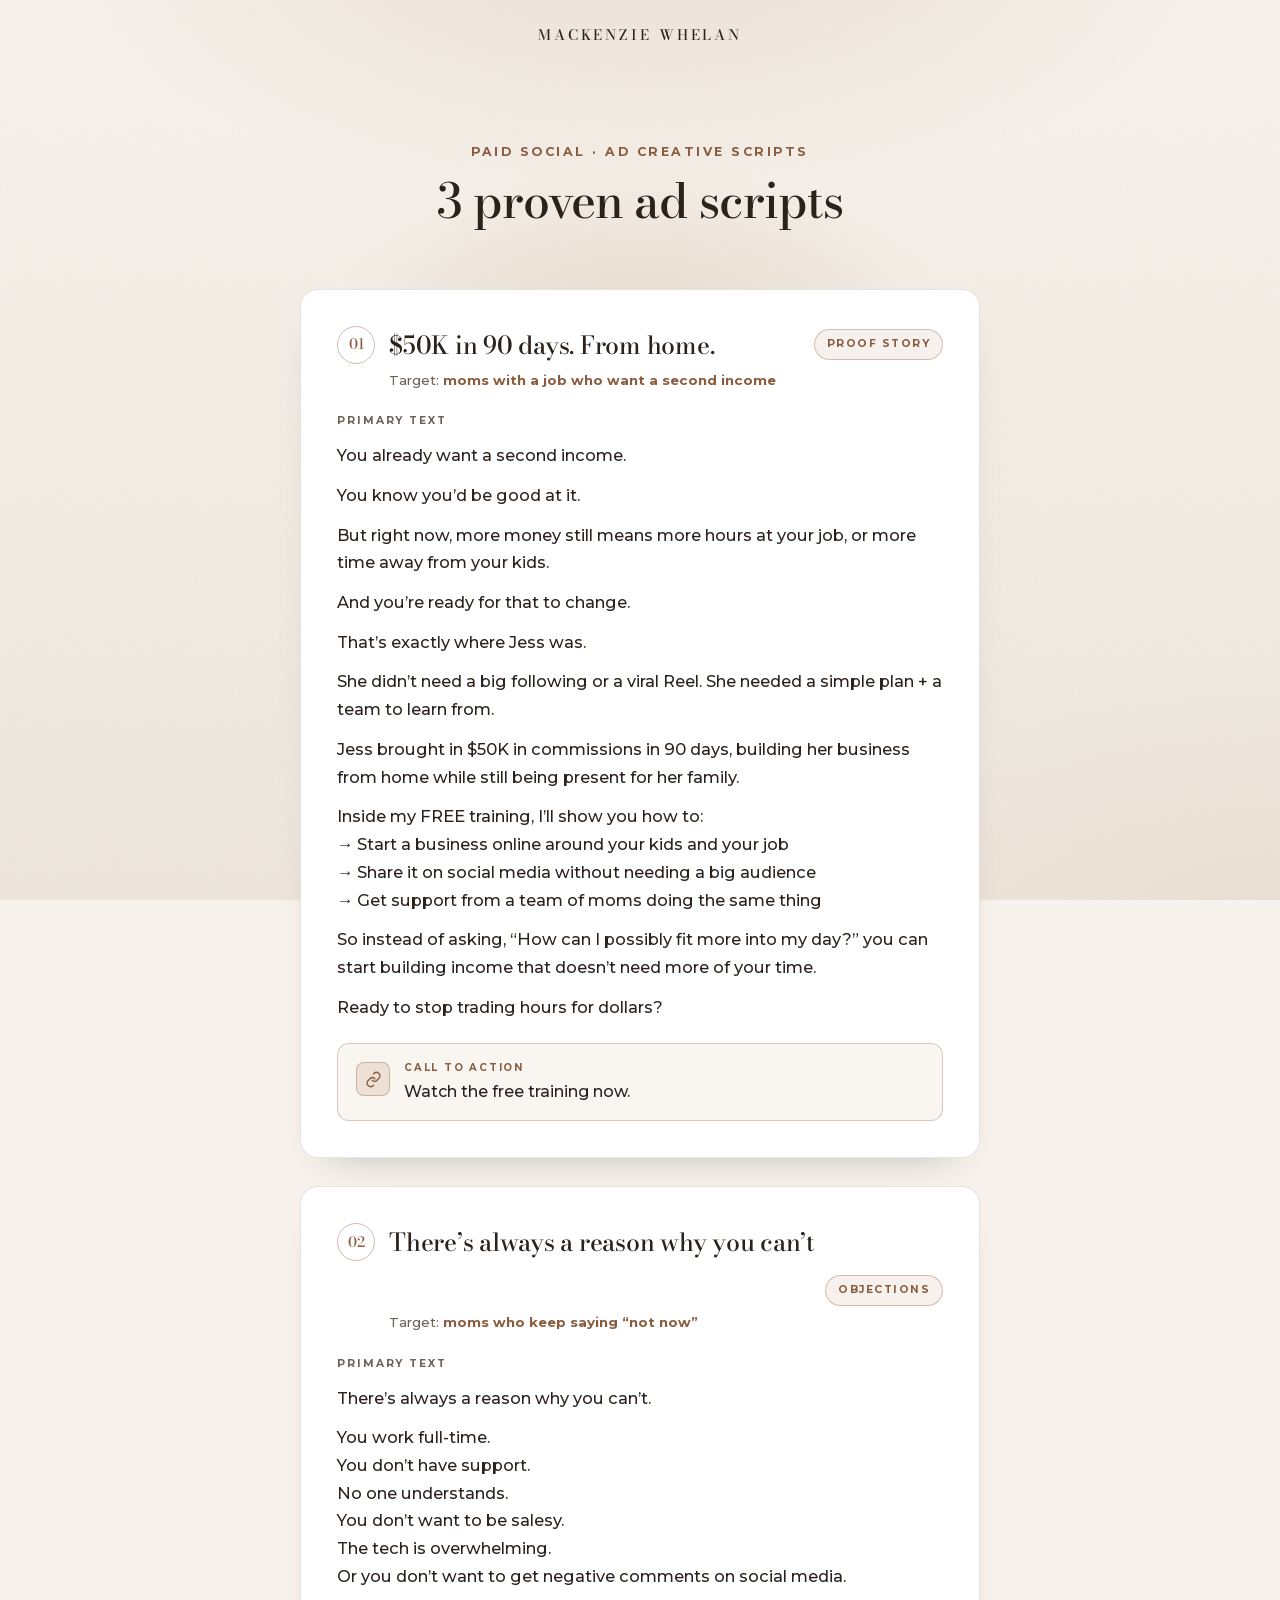
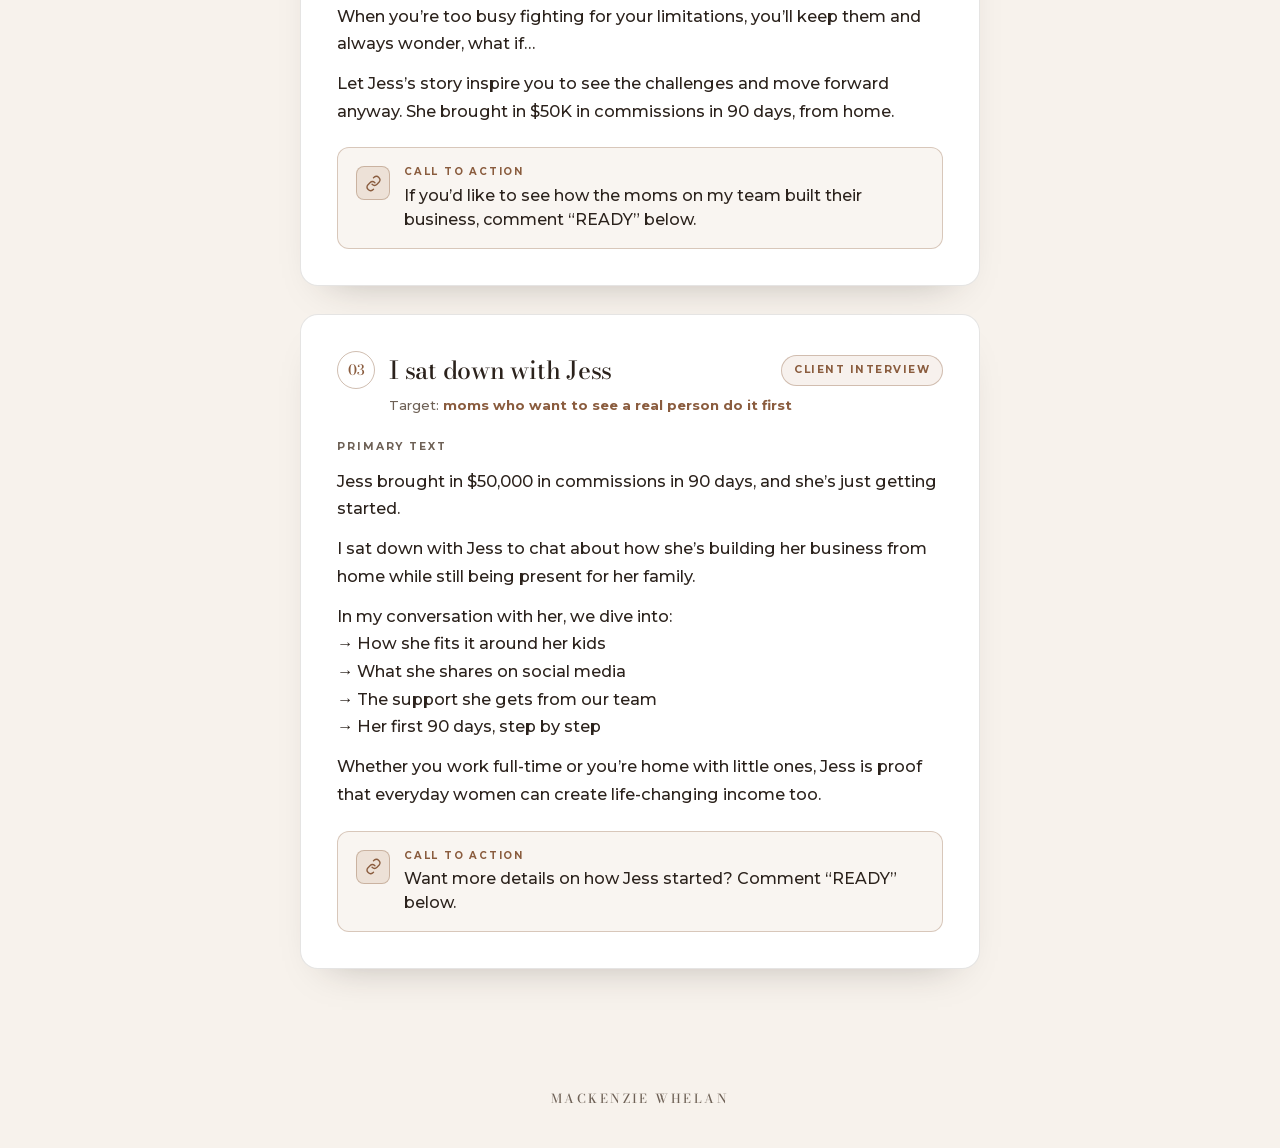
<file: ad-scripts/index.html>
<!doctype html>
<html lang="en">
<head>
  <meta charset="utf-8" />
  <meta name="viewport" content="width=device-width, initial-scale=1" />
  <title>Ad Scripts · Mackenzie Whelan</title>
  <meta name="robots" content="noindex" />
  <script>document.documentElement.className += " js";</script>
  <link rel="icon" href="../assets/img/favicon.png" type="image/png" />
  <link rel="stylesheet" href="../assets/vendor/lenis.css" />
  <link rel="stylesheet" href="../vsl/vsl.css" />
  <link rel="stylesheet" href="../assets/brand.css" />
  <link rel="stylesheet" href="ad-scripts.css?v=2" />
</head>
<body>
  <header class="brandbar">
    <div class="brand">
      <span class="brand__word">Mackenzie Whelan</span>
    </div>
  </header>
  <main class="page">
    <section class="ads">
      <div class="ads__glow" aria-hidden="true"></div>
      <div class="container">
        <header class="ads__intro">
          <p class="ads__eyebrow reveal">Paid social · Ad creative scripts</p>
          <h1 class="ads__title reveal" style="--i:1">3 proven ad scripts</h1>
        </header>
        <div class="ads__list">
          <article class="ad reveal">
            <div class="ad__head"><span class="ad__num">01</span><h2 class="ad__title">$50K in 90 days. From home.</h2><span class="ad__angle">Proof story</span></div>
            <p class="ad__target">Target: <b>moms with a job who want a second income</b></p>
            <span class="ad__label">Primary text</span>
            <div class="ad__body"><p>You already want a second income.</p><p>You know you&rsquo;d be good at it.</p><p>But right now, more money still means more hours at your job, or more time away from your kids.</p><p>And you&rsquo;re ready for that to change.</p><p>That&rsquo;s exactly where Jess was.</p><p>She didn&rsquo;t need a big following or a viral Reel. She needed a simple plan + a team to learn from.</p><p>Jess brought in $50K in commissions in 90 days, building her business from home while still being present for her family.</p><p>Inside my FREE training, I&rsquo;ll show you how to:<br/>&rarr; Start a business online around your kids and your job<br/>&rarr; Share it on social media without needing a big audience<br/>&rarr; Get support from a team of moms doing the same thing</p><p>So instead of asking, &ldquo;How can I possibly fit more into my day?&rdquo; you can start building income that doesn&rsquo;t need more of your time.</p><p>Ready to stop trading hours for dollars?</p></div>
            <div class="ad__cta">
              <span class="ad__cta-icon"><svg viewBox="0 0 24 24"><path d="M10 13a5 5 0 0 0 7 0l3-3a5 5 0 0 0-7-7l-1 1"/><path d="M14 11a5 5 0 0 0-7 0l-3 3a5 5 0 0 0 7 7l1-1"/></svg></span>
              <div><span class="ad__cta-label">Call to action</span><p class="ad__cta-text">Watch the free training now.</p></div>
            </div>
          </article>
          <article class="ad reveal">
            <div class="ad__head"><span class="ad__num">02</span><h2 class="ad__title">There&rsquo;s always a reason why you can&rsquo;t</h2><span class="ad__angle">Objections</span></div>
            <p class="ad__target">Target: <b>moms who keep saying &ldquo;not now&rdquo;</b></p>
            <span class="ad__label">Primary text</span>
            <div class="ad__body"><p>There&rsquo;s always a reason why you can&rsquo;t.</p><p>You work full-time.<br/>You don&rsquo;t have support.<br/>No one understands.<br/>You don&rsquo;t want to be salesy.<br/>The tech is overwhelming.<br/>Or you don&rsquo;t want to get negative comments on social media.</p><p>When you&rsquo;re too busy fighting for your limitations, you&rsquo;ll keep them and always wonder, what if&hellip;</p><p>Let Jess&rsquo;s story inspire you to see the challenges and move forward anyway. She brought in $50K in commissions in 90 days, from home.</p></div>
            <div class="ad__cta">
              <span class="ad__cta-icon"><svg viewBox="0 0 24 24"><path d="M10 13a5 5 0 0 0 7 0l3-3a5 5 0 0 0-7-7l-1 1"/><path d="M14 11a5 5 0 0 0-7 0l-3 3a5 5 0 0 0 7 7l1-1"/></svg></span>
              <div><span class="ad__cta-label">Call to action</span><p class="ad__cta-text">If you&rsquo;d like to see how the moms on my team built their business, comment &ldquo;READY&rdquo; below.</p></div>
            </div>
          </article>
          <article class="ad reveal">
            <div class="ad__head"><span class="ad__num">03</span><h2 class="ad__title">I sat down with Jess</h2><span class="ad__angle">Client interview</span></div>
            <p class="ad__target">Target: <b>moms who want to see a real person do it first</b></p>
            <span class="ad__label">Primary text</span>
            <div class="ad__body"><p>Jess brought in $50,000 in commissions in 90 days, and she&rsquo;s just getting started.</p><p>I sat down with Jess to chat about how she&rsquo;s building her business from home while still being present for her family.</p><p>In my conversation with her, we dive into:<br/>&rarr; How she fits it around her kids<br/>&rarr; What she shares on social media<br/>&rarr; The support she gets from our team<br/>&rarr; Her first 90 days, step by step</p><p>Whether you work full-time or you&rsquo;re home with little ones, Jess is proof that everyday women can create life-changing income too.</p></div>
            <div class="ad__cta">
              <span class="ad__cta-icon"><svg viewBox="0 0 24 24"><path d="M10 13a5 5 0 0 0 7 0l3-3a5 5 0 0 0-7-7l-1 1"/><path d="M14 11a5 5 0 0 0-7 0l-3 3a5 5 0 0 0 7 7l1-1"/></svg></span>
              <div><span class="ad__cta-label">Call to action</span><p class="ad__cta-text">Want more details on how Jess started? Comment &ldquo;READY&rdquo; below.</p></div>
            </div>
          </article>
        </div>
      </div>
    </section>
  </main>
  <footer class="brandfoot">
    <div class="brand">
      <span class="brand__word">Mackenzie Whelan</span>
    </div>
  </footer>
  <script src="../assets/vendor/lenis.min.js"></script>
  <script src="../vsl/vsl.js"></script>
</body>
</html>
</file>
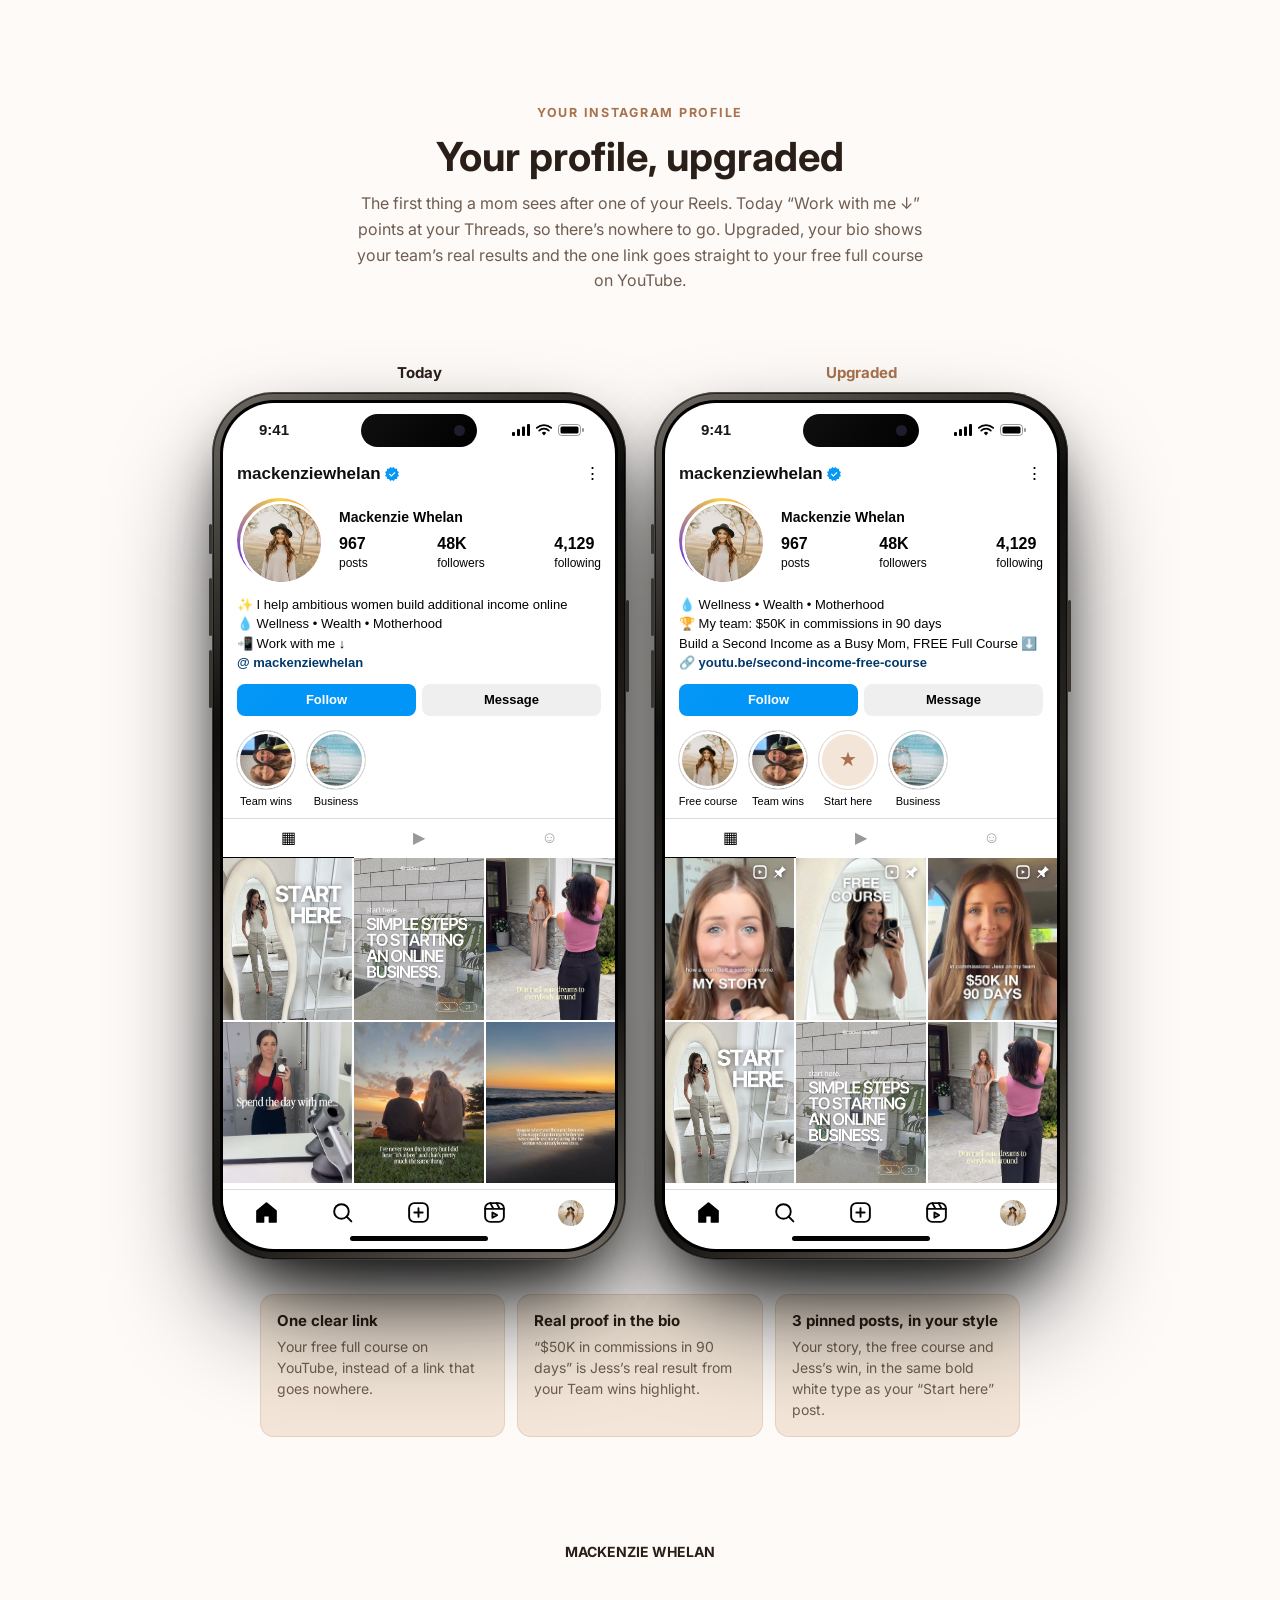
<file: ig-profile/index.html>
<!doctype html>
<html lang="en">
<head>
  <meta charset="utf-8" />
  <meta name="viewport" content="width=device-width, initial-scale=1" />
  <title>Instagram profile &middot; Mackenzie Whelan</title>
  <meta name="robots" content="noindex" />
  <link rel="icon" href="../assets/img/favicon.png" type="image/png" />
  <link rel="preconnect" href="https://fonts.googleapis.com" /><link href="https://fonts.googleapis.com/css2?family=Inter:wght@400;600;700&display=swap" rel="stylesheet" />
  <style>@font-face{font-family:"SF Pro Display Bold";src:url("https://framerusercontent.com/assets/e2xSj9IcJ8dsIvELAZDx3LfWno.woff2");font-display:swap;font-weight:700}</style>
  <link rel="stylesheet" href="../assets/phone-prof.css" />
  <style>
  html,body{background:#fdfaf8;color:#2a1f18;margin:0}
  .sa__intro{text-align:center;padding:44px 16px 12px}
  .eyebrow{color:#a8724c;font:700 .78rem/1 Inter,sans-serif;letter-spacing:.14em;text-transform:uppercase;margin:0}
  .sa__title{font:700 clamp(28px,5vw,40px)/1.1 "SF Pro Display Bold",Inter,sans-serif;margin:.4em 0 .3em;color:#2a1f18}
  .sa__note{color:#6e5d50;max-width:580px;margin:0 auto 14px;font:400 16px/1.6 Inter,sans-serif}
  .ads2{display:flex;flex-wrap:wrap;justify-content:center;gap:28px}.ads2>div{min-width:0}
  .adlab{text-align:center;font:700 15px/1 Inter,sans-serif;color:#2a1f18;margin:0 0 12px}.adlab.new{color:#a8724c}
  .why{max-width:760px;margin:34px auto 0;padding:0 16px;display:grid;grid-template-columns:repeat(3,minmax(0,1fr));gap:12px}
  .why div{background:#f3e6d8;border:1px solid rgba(168,114,76,.18);border-radius:14px;padding:16px}
  .why b{display:block;font:700 15px/1.3 "SF Pro Display Bold",Inter,sans-serif;margin-bottom:6px}.why span{font:400 14px/1.5 Inter,sans-serif;color:#6e5d50}
  @media(max-width:700px){.why{grid-template-columns:1fr}}
  .brandfoot{text-align:center;padding:34px 16px 50px;color:#6e5d50;font:400 14px Inter,sans-serif}.brandfoot b{color:#2a1f18}
  .hli i{font-size:18px}
  </style>
<style>
.feed--prof{overflow:hidden}.prof{font:13px/1.35 -apple-system,"Helvetica Neue",Arial,sans-serif;color:#000;background:#fff}
.ptop{display:flex;justify-content:space-between;padding:6px 14px 8px;font-size:17px}.ptop b{font-weight:700}
.phead{display:flex;align-items:center;gap:18px;padding:4px 14px}.pav{width:78px;height:78px;border-radius:50%;padding:3px;background:conic-gradient(#f9ce34,#ee2a7b,#6228d7,#f9ce34);flex:none}
.pav img{width:100%;height:100%;border-radius:50%;object-fit:cover;border:3px solid #fff}
.pright{flex:1;min-width:0;display:flex;flex-direction:column;gap:6px}.pname{font-size:14px}.pstats{display:flex;justify-content:space-between}.pstats span{align-items:flex-start!important}.pstats span{display:flex;flex-direction:column;align-items:center;font-size:12px}.pstats b{font-size:16px}
.pbio{padding:8px 14px 0}.pbio p{margin:2px 0}.pcat{color:#555}.plink{color:#00376b;font-weight:600;word-break:break-all}
.pbtn{display:flex;gap:6px;padding:10px 14px}.pbtn span{flex:1;text-align:center;background:#efefef;border-radius:8px;padding:7px 0;font-weight:600}.pbtn .fol{background:#0095f6;color:#fff}
.hl{display:flex;gap:12px;padding:4px 14px 10px;overflow:hidden}.hli{display:flex;flex-direction:column;align-items:center;gap:4px;width:58px;flex:none}
.hli i{width:58px;height:58px;border-radius:50%;border:1px solid #dbdbdb;box-shadow:inset 0 0 0 3px #fff;display:flex;align-items:center;justify-content:center;color:#fff;font-style:normal;font-size:20px}
.hli b{font-weight:400;font-size:11px;white-space:nowrap;overflow:hidden;text-overflow:ellipsis;max-width:62px}
.ptabs{display:flex;border-top:1px solid #dbdbdb}.ptabs span{flex:1;text-align:center;padding:8px 0;color:#999;font-size:16px}.ptabs .on{color:#000;border-bottom:1px solid #000}
.grid3{display:grid;grid-template-columns:repeat(3,1fr);gap:2px}.gc{position:relative;aspect-ratio:4/5;overflow:hidden;background:#eee}.gc img{width:100%;height:100%;object-fit:cover;display:block}
.gc .pin,.gc .rl{position:absolute;top:6px;right:6px;width:16px;height:16px;filter:drop-shadow(0 1px 2px rgba(0,0,0,.5))}.gc .rl{right:6px}.gc .pin+.rl{right:26px}
</style>
</head>
<body>
  <main class="page">
    <section class="sa">
      <div class="sa__intro">
        <p class="eyebrow">Your Instagram profile</p>
        <h1 class="sa__title">Your profile, upgraded</h1>
        <p class="sa__note">The first thing a mom sees after one of your Reels. Today &ldquo;Work with me &darr;&rdquo; points at your Threads, so there&rsquo;s nowhere to go. Upgraded, your bio shows your team&rsquo;s real results and the one link goes straight to your free full course on YouTube.</p>
      </div>
      <div class="stage"><div class="ads2">
        <div class="adcol"><p class="adlab">Today</p><div class="phone-wrap" id="pf1"><div class="iphone"><span class="btn-side l" style="top:132px;height:30px"></span><span class="btn-side l" style="top:186px;height:58px"></span><span class="btn-side l" style="top:258px;height:58px"></span><span class="btn-side r" style="top:208px;height:92px"></span><div class="screen"><div class="status"><span>9:41</span><span class="island"></span><span class="ic"><svg viewBox="0 0 18 12"><rect x="0" y="8" width="3" height="4" rx="1" fill="#000"/><rect x="5" y="5" width="3" height="7" rx="1" fill="#000"/><rect x="10" y="2.5" width="3" height="9.5" rx="1" fill="#000"/><rect x="15" y="0" width="3" height="12" rx="1" fill="#000"/></svg><svg viewBox="0 0 16 12"><path d="M8 11.5l2.2-2.6a3.2 3.2 0 0 0-4.4 0z" fill="#000"/><path d="M3.2 6.6a6.8 6.8 0 0 1 9.6 0" stroke="#000" stroke-width="1.8" fill="none" stroke-linecap="round"/><path d="M.8 3.9a10.5 10.5 0 0 1 14.4 0" stroke="#000" stroke-width="1.8" fill="none" stroke-linecap="round"/></svg><svg viewBox="0 0 27 12"><rect x=".5" y=".5" width="22" height="11" rx="3.2" fill="none" stroke="#000" opacity=".4"/><rect x="2.5" y="2.5" width="18" height="7" rx="1.6" fill="#000"/><rect x="24" y="4" width="2" height="4" rx="1" fill="#000" opacity=".4"/></svg></span></div>
              <div class="feed feed--prof"><div class="prof">
  <div class="ptop"><b>mackenziewhelan<svg viewBox="0 0 40 40" width="14" height="14" style="vertical-align:-2px;margin-left:4px"><path d="M19.998 3.094 14.638 0l-2.972 5.15H5.432v6.354L0 14.64 3.094 20 0 25.359l5.432 3.137v5.905h5.975L14.638 40l5.36-3.094L25.358 40l3.232-5.6h6.162v-6.01L40 25.359 36.905 20 40 14.641l-5.248-3.03v-6.46h-6.419L25.358 0l-5.36 3.094Zm7.415 11.225 2.254 2.287-11.43 11.5-6.835-6.93 2.244-2.258 4.587 4.581 9.18-9.18Z" fill="#0095f6"/></svg></b><span>&#8942;</span></div>
  <div class="phead"><span class="pav"><img src="../assets/img/profile/pfp.jpg" alt=""></span>
    <div class="pright"><b class="pname">Mackenzie Whelan</b><div class="pstats"><span><b>967</b>posts</span><span><b>48K</b>followers</span><span><b>4,129</b>following</span></div></div></div>
  <div class="pbio"><p>&#10024; I help ambitious women build additional income online</p><p>&#128167; Wellness &bull; Wealth &bull; Motherhood</p><p>&#128242; Work with me &darr;</p><p class="plink">@ mackenziewhelan</p></div>
  <div class="pbtn"><span class="fol">Follow</span><span>Message</span></div>
  <div class="hl"><span class="hli"><i style="background:url(../assets/img/profile/hl0.jpg) center/cover"></i><b>Team wins</b></span><span class="hli"><i style="background:url(../assets/img/profile/hl1.jpg) center/cover"></i><b>Business</b></span></div>
  <div class="ptabs"><span class="on">&#9638;</span><span>&#9654;</span><span>&#9786;</span></div>
  <div class="grid3"><span class="gc"><img src="../assets/img/profile/g00.jpg" alt=""></span><span class="gc"><img src="../assets/img/profile/g01.jpg" alt=""></span><span class="gc"><img src="../assets/img/profile/g02.jpg" alt=""></span><span class="gc"><img src="../assets/img/profile/g03.jpg" alt=""></span><span class="gc"><img src="../assets/img/profile/g04.jpg" alt=""></span><span class="gc"><img src="../assets/img/profile/g05.jpg" alt=""></span></div>
</div></div><div class="tabbar"><svg viewBox="0 0 24 24"><path d="M3 10.5L12 3l9 7.5V21h-6v-6H9v6H3z" fill="#000"/></svg><svg viewBox="0 0 24 24"><circle cx="11" cy="11" r="7"/><path d="M20.5 20.5l-4.5-4.5"/></svg><svg viewBox="0 0 24 24"><rect x="3" y="3" width="18" height="18" rx="5"/><path d="M12 8v8M8 12h8"/></svg><svg viewBox="0 0 24 24"><rect x="3" y="3" width="18" height="18" rx="5"/><path d="M3 8.5h18M8 3l3 5.5M14 3l3 5.5M10 12v5l4.5-2.5z"/></svg><img class="me" src="../assets/img/profile/pfp.jpg" alt="" /></div>
              <div class="homebar"></div></div></div></div></div>
        <div class="adcol"><p class="adlab new">Upgraded</p><div class="phone-wrap" id="pf2"><div class="iphone"><span class="btn-side l" style="top:132px;height:30px"></span><span class="btn-side l" style="top:186px;height:58px"></span><span class="btn-side l" style="top:258px;height:58px"></span><span class="btn-side r" style="top:208px;height:92px"></span><div class="screen"><div class="status"><span>9:41</span><span class="island"></span><span class="ic"><svg viewBox="0 0 18 12"><rect x="0" y="8" width="3" height="4" rx="1" fill="#000"/><rect x="5" y="5" width="3" height="7" rx="1" fill="#000"/><rect x="10" y="2.5" width="3" height="9.5" rx="1" fill="#000"/><rect x="15" y="0" width="3" height="12" rx="1" fill="#000"/></svg><svg viewBox="0 0 16 12"><path d="M8 11.5l2.2-2.6a3.2 3.2 0 0 0-4.4 0z" fill="#000"/><path d="M3.2 6.6a6.8 6.8 0 0 1 9.6 0" stroke="#000" stroke-width="1.8" fill="none" stroke-linecap="round"/><path d="M.8 3.9a10.5 10.5 0 0 1 14.4 0" stroke="#000" stroke-width="1.8" fill="none" stroke-linecap="round"/></svg><svg viewBox="0 0 27 12"><rect x=".5" y=".5" width="22" height="11" rx="3.2" fill="none" stroke="#000" opacity=".4"/><rect x="2.5" y="2.5" width="18" height="7" rx="1.6" fill="#000"/><rect x="24" y="4" width="2" height="4" rx="1" fill="#000" opacity=".4"/></svg></span></div>
              <div class="feed feed--prof"><div class="prof">
  <div class="ptop"><b>mackenziewhelan<svg viewBox="0 0 40 40" width="14" height="14" style="vertical-align:-2px;margin-left:4px"><path d="M19.998 3.094 14.638 0l-2.972 5.15H5.432v6.354L0 14.64 3.094 20 0 25.359l5.432 3.137v5.905h5.975L14.638 40l5.36-3.094L25.358 40l3.232-5.6h6.162v-6.01L40 25.359 36.905 20 40 14.641l-5.248-3.03v-6.46h-6.419L25.358 0l-5.36 3.094Zm7.415 11.225 2.254 2.287-11.43 11.5-6.835-6.93 2.244-2.258 4.587 4.581 9.18-9.18Z" fill="#0095f6"/></svg></b><span>&#8942;</span></div>
  <div class="phead"><span class="pav"><img src="../assets/img/profile/pfp.jpg" alt=""></span>
    <div class="pright"><b class="pname">Mackenzie Whelan</b><div class="pstats"><span><b>967</b>posts</span><span><b>48K</b>followers</span><span><b>4,129</b>following</span></div></div></div>
  <div class="pbio"><p>&#128167; Wellness &bull; Wealth &bull; Motherhood</p><p>&#127942; My team: $50K in commissions in 90 days</p><p>Build a Second Income as a Busy Mom, FREE Full Course &#11015;&#65039;</p><p class="plink">&#128279; youtu.be/second-income-free-course</p></div>
  <div class="pbtn"><span class="fol">Follow</span><span>Message</span></div>
  <div class="hl"><span class="hli"><i style="background:url(../assets/img/profile/pfp.jpg) center/cover"></i><b>Free course</b></span><span class="hli"><i style="background:url(../assets/img/profile/hl0.jpg) center/cover"></i><b>Team wins</b></span><span class="hli"><i style="background:#f3e6d8;color:#a8724c">&#9733;</i><b>Start here</b></span><span class="hli"><i style="background:url(../assets/img/profile/hl1.jpg) center/cover"></i><b>Business</b></span></div>
  <div class="ptabs"><span class="on">&#9638;</span><span>&#9654;</span><span>&#9786;</span></div>
  <div class="grid3"><span class="gc"><svg class="pin" viewBox="0 0 24 24"><path d="M15 3l6 6-3 1-4 4 1 5-2 1-4-4-5 5-1-1 5-5-4-4 1-2 5 1 4-4z" fill="#fff"/></svg><svg class="rl" viewBox="0 0 24 24"><rect x="3" y="3" width="18" height="18" rx="5" fill="none" stroke="#fff" stroke-width="2"/><path d="M10 9v6l5-3z" fill="#fff"/></svg><img src="../assets/img/profile/pin1.jpg" alt=""></span><span class="gc"><svg class="pin" viewBox="0 0 24 24"><path d="M15 3l6 6-3 1-4 4 1 5-2 1-4-4-5 5-1-1 5-5-4-4 1-2 5 1 4-4z" fill="#fff"/></svg><svg class="rl" viewBox="0 0 24 24"><rect x="3" y="3" width="18" height="18" rx="5" fill="none" stroke="#fff" stroke-width="2"/><path d="M10 9v6l5-3z" fill="#fff"/></svg><img src="../assets/img/profile/pin2.jpg" alt=""></span><span class="gc"><svg class="pin" viewBox="0 0 24 24"><path d="M15 3l6 6-3 1-4 4 1 5-2 1-4-4-5 5-1-1 5-5-4-4 1-2 5 1 4-4z" fill="#fff"/></svg><svg class="rl" viewBox="0 0 24 24"><rect x="3" y="3" width="18" height="18" rx="5" fill="none" stroke="#fff" stroke-width="2"/><path d="M10 9v6l5-3z" fill="#fff"/></svg><img src="../assets/img/profile/pin3.jpg" alt=""></span><span class="gc"><img src="../assets/img/profile/g00.jpg" alt=""></span><span class="gc"><img src="../assets/img/profile/g01.jpg" alt=""></span><span class="gc"><img src="../assets/img/profile/g02.jpg" alt=""></span></div>
</div></div><div class="tabbar"><svg viewBox="0 0 24 24"><path d="M3 10.5L12 3l9 7.5V21h-6v-6H9v6H3z" fill="#000"/></svg><svg viewBox="0 0 24 24"><circle cx="11" cy="11" r="7"/><path d="M20.5 20.5l-4.5-4.5"/></svg><svg viewBox="0 0 24 24"><rect x="3" y="3" width="18" height="18" rx="5"/><path d="M12 8v8M8 12h8"/></svg><svg viewBox="0 0 24 24"><rect x="3" y="3" width="18" height="18" rx="5"/><path d="M3 8.5h18M8 3l3 5.5M14 3l3 5.5M10 12v5l4.5-2.5z"/></svg><img class="me" src="../assets/img/profile/pfp.jpg" alt="" /></div>
              <div class="homebar"></div></div></div></div></div>
      </div></div>
      <div class="why">
        <div><b>One clear link</b><span>Your free full course on YouTube, instead of a link that goes nowhere.</span></div>
        <div><b>Real proof in the bio</b><span>&ldquo;$50K in commissions in 90 days&rdquo; is Jess&rsquo;s real result from your Team wins highlight.</span></div>
        <div><b>3 pinned posts, in your style</b><span>Your story, the free course and Jess&rsquo;s win, in the same bold white type as your &ldquo;Start here&rdquo; post.</span></div>
      </div>
    </section>
  </main>
  <footer class="brandfoot"><b>MACKENZIE WHELAN</b></footer>
</body>
</html>
</file>
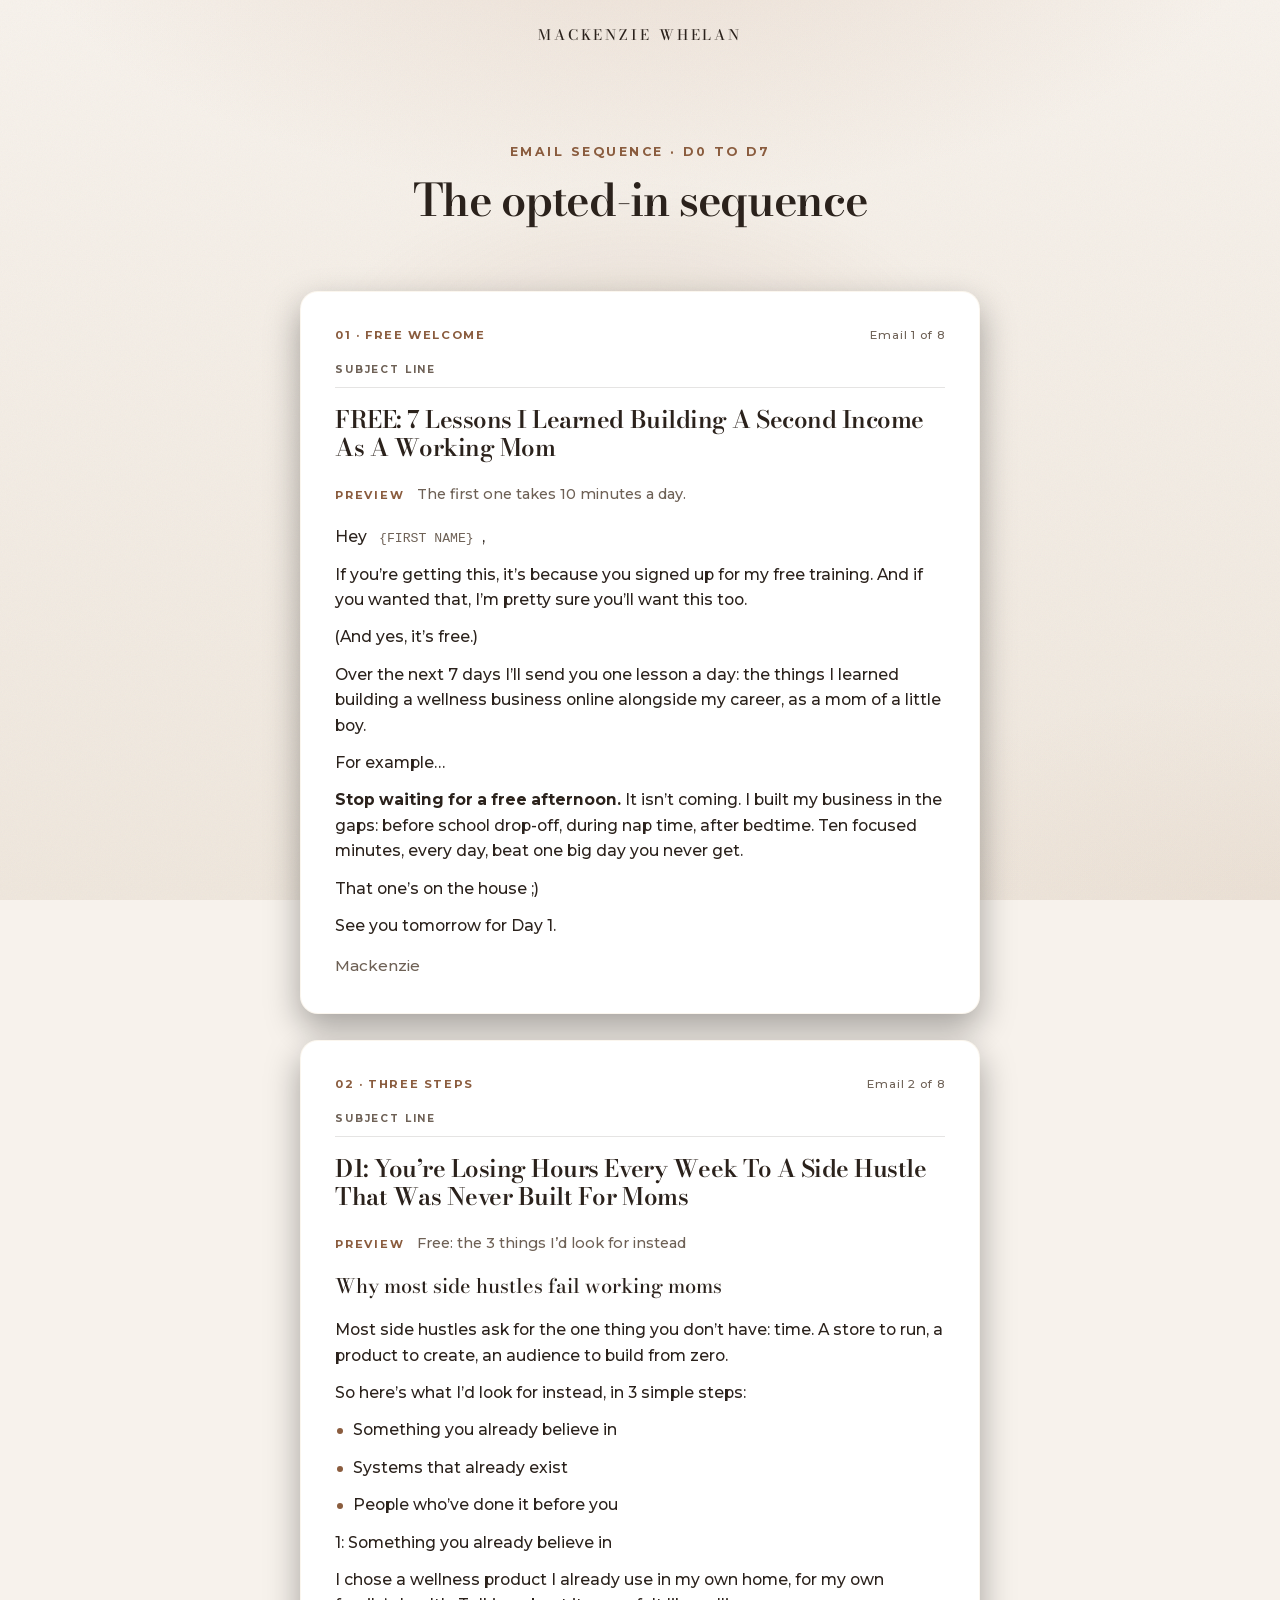
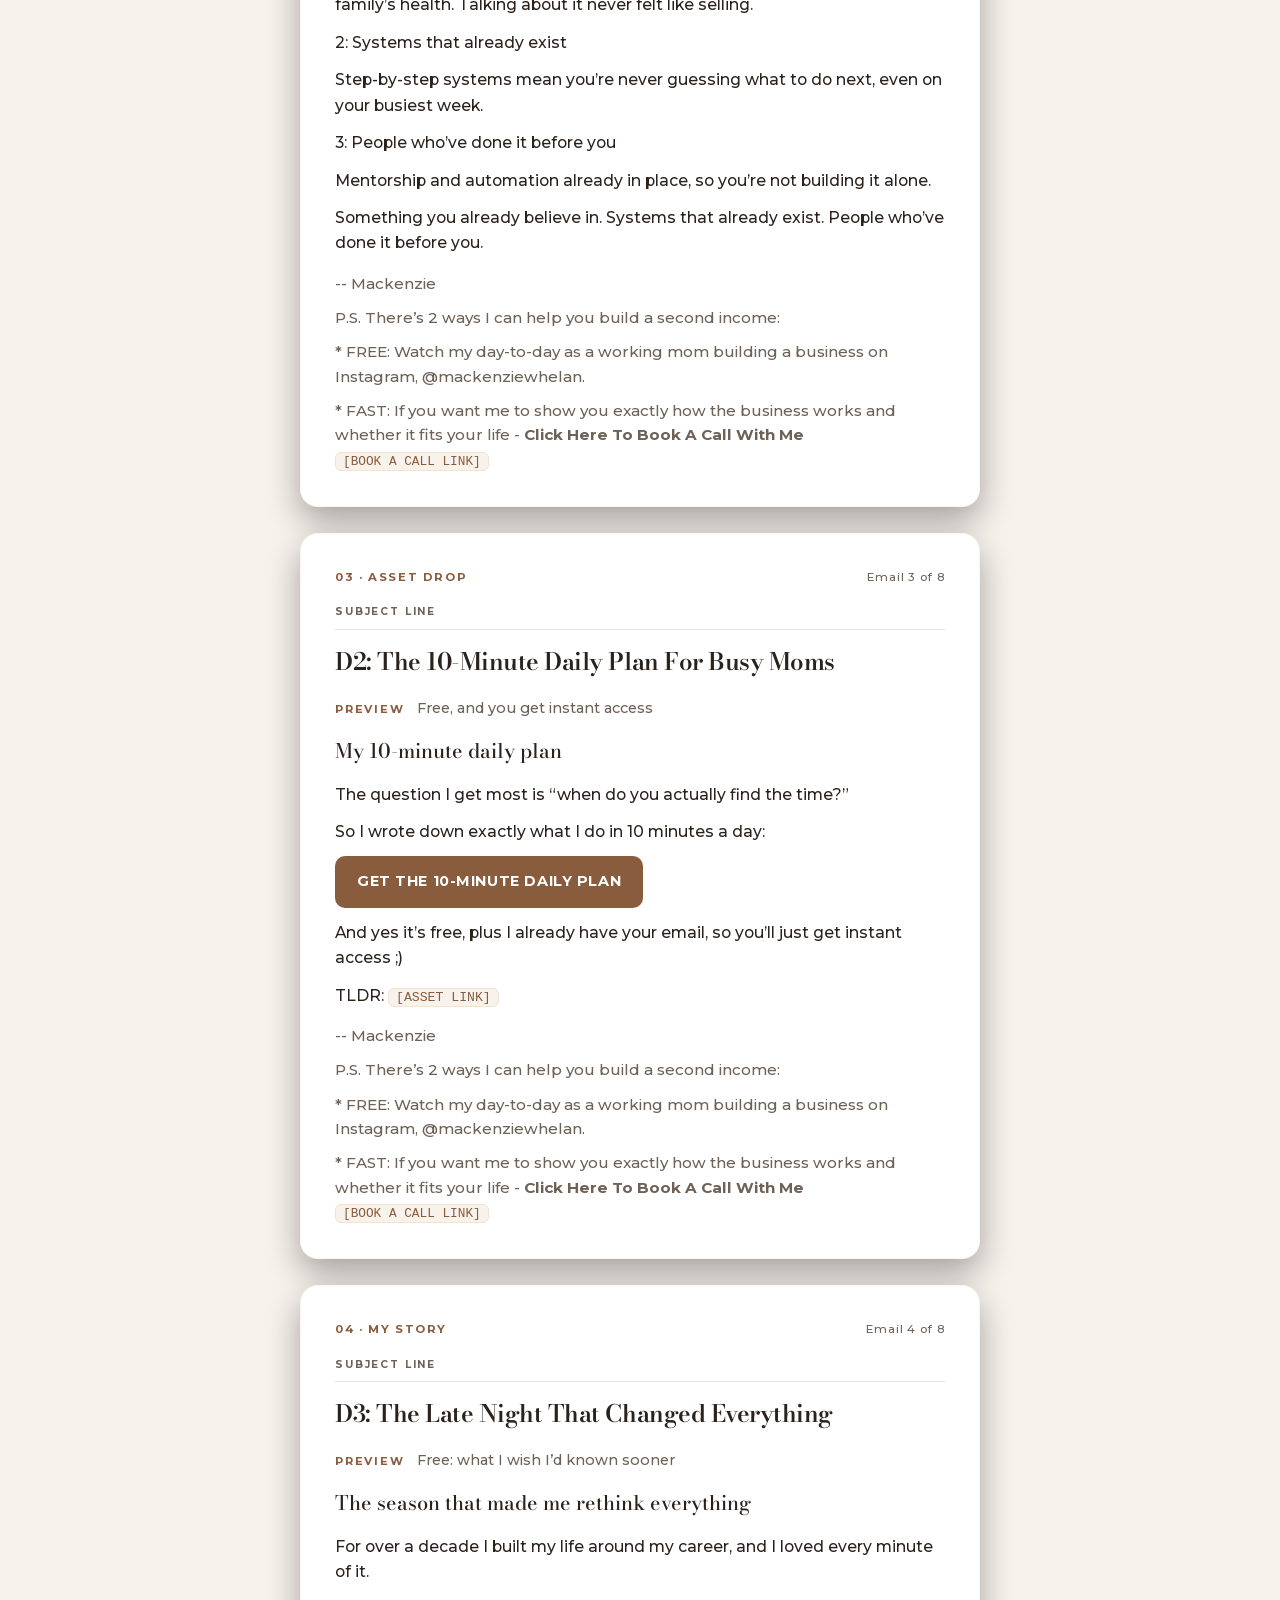
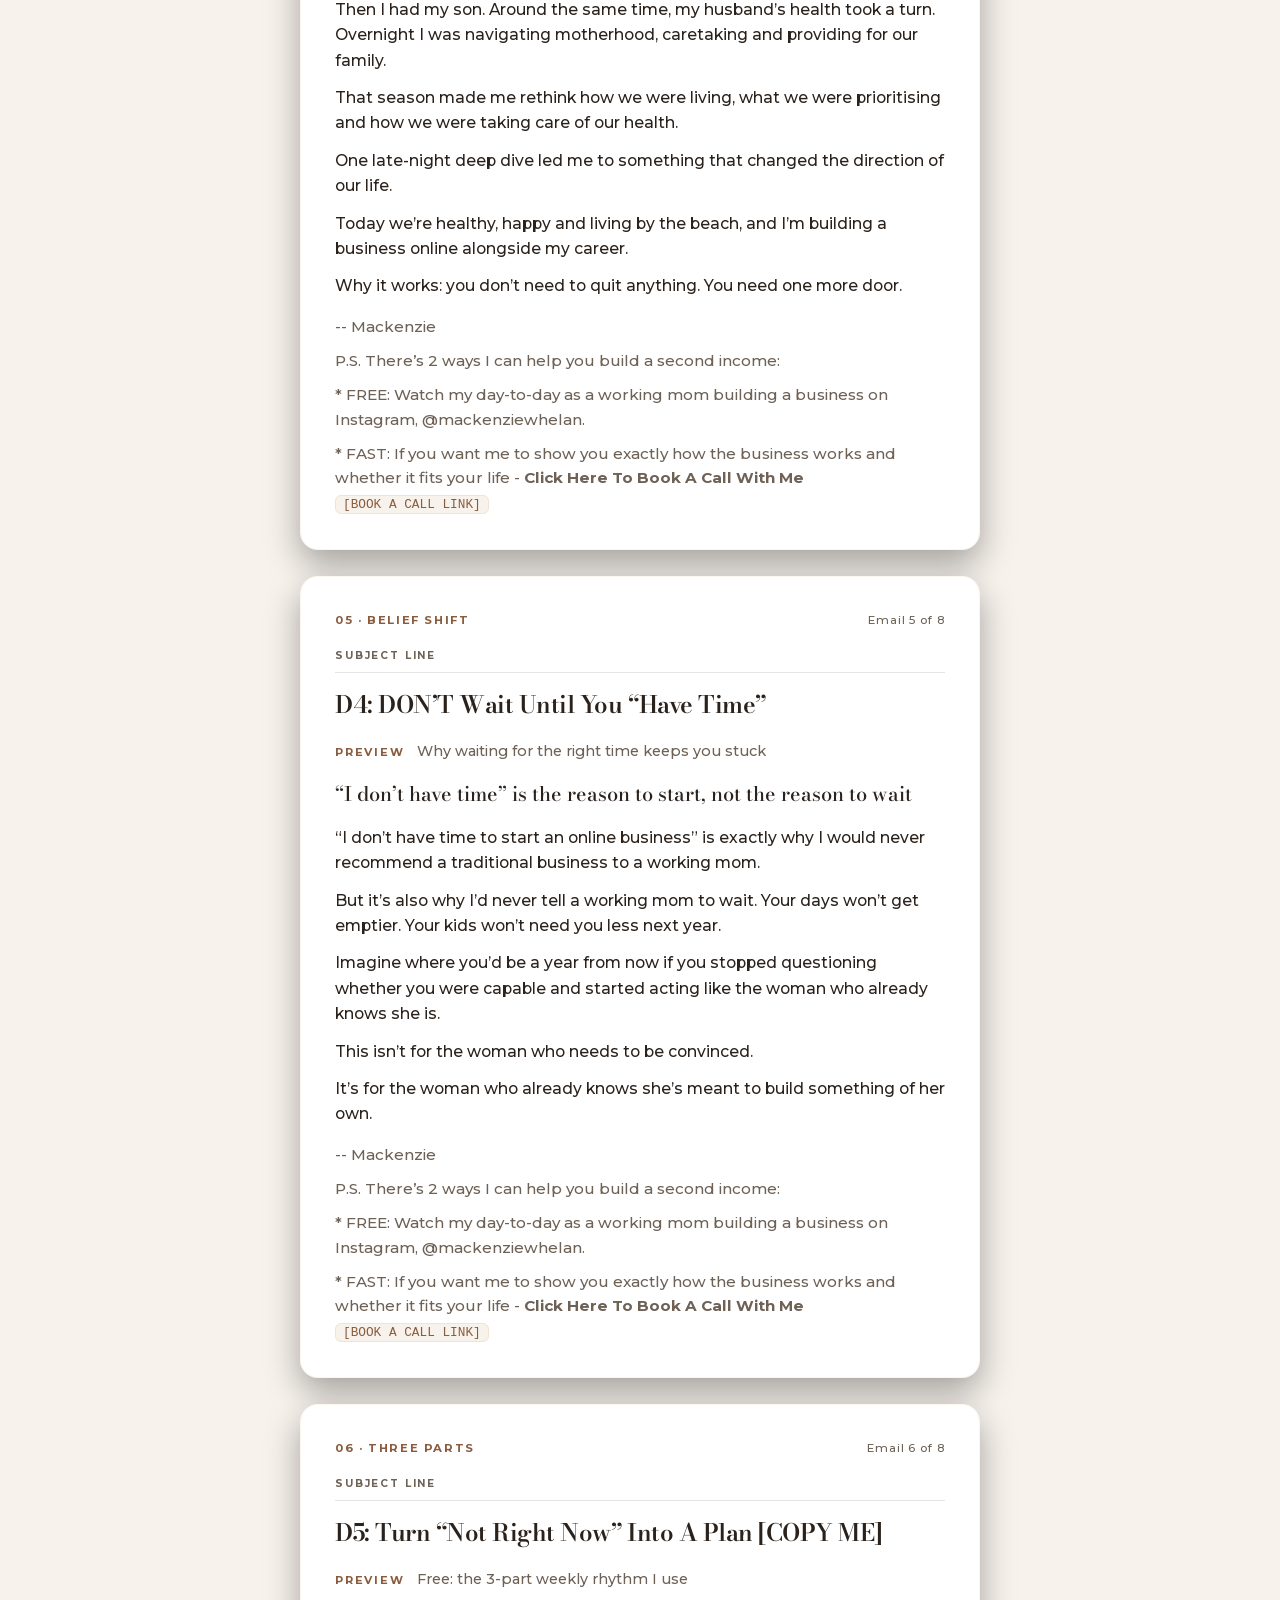
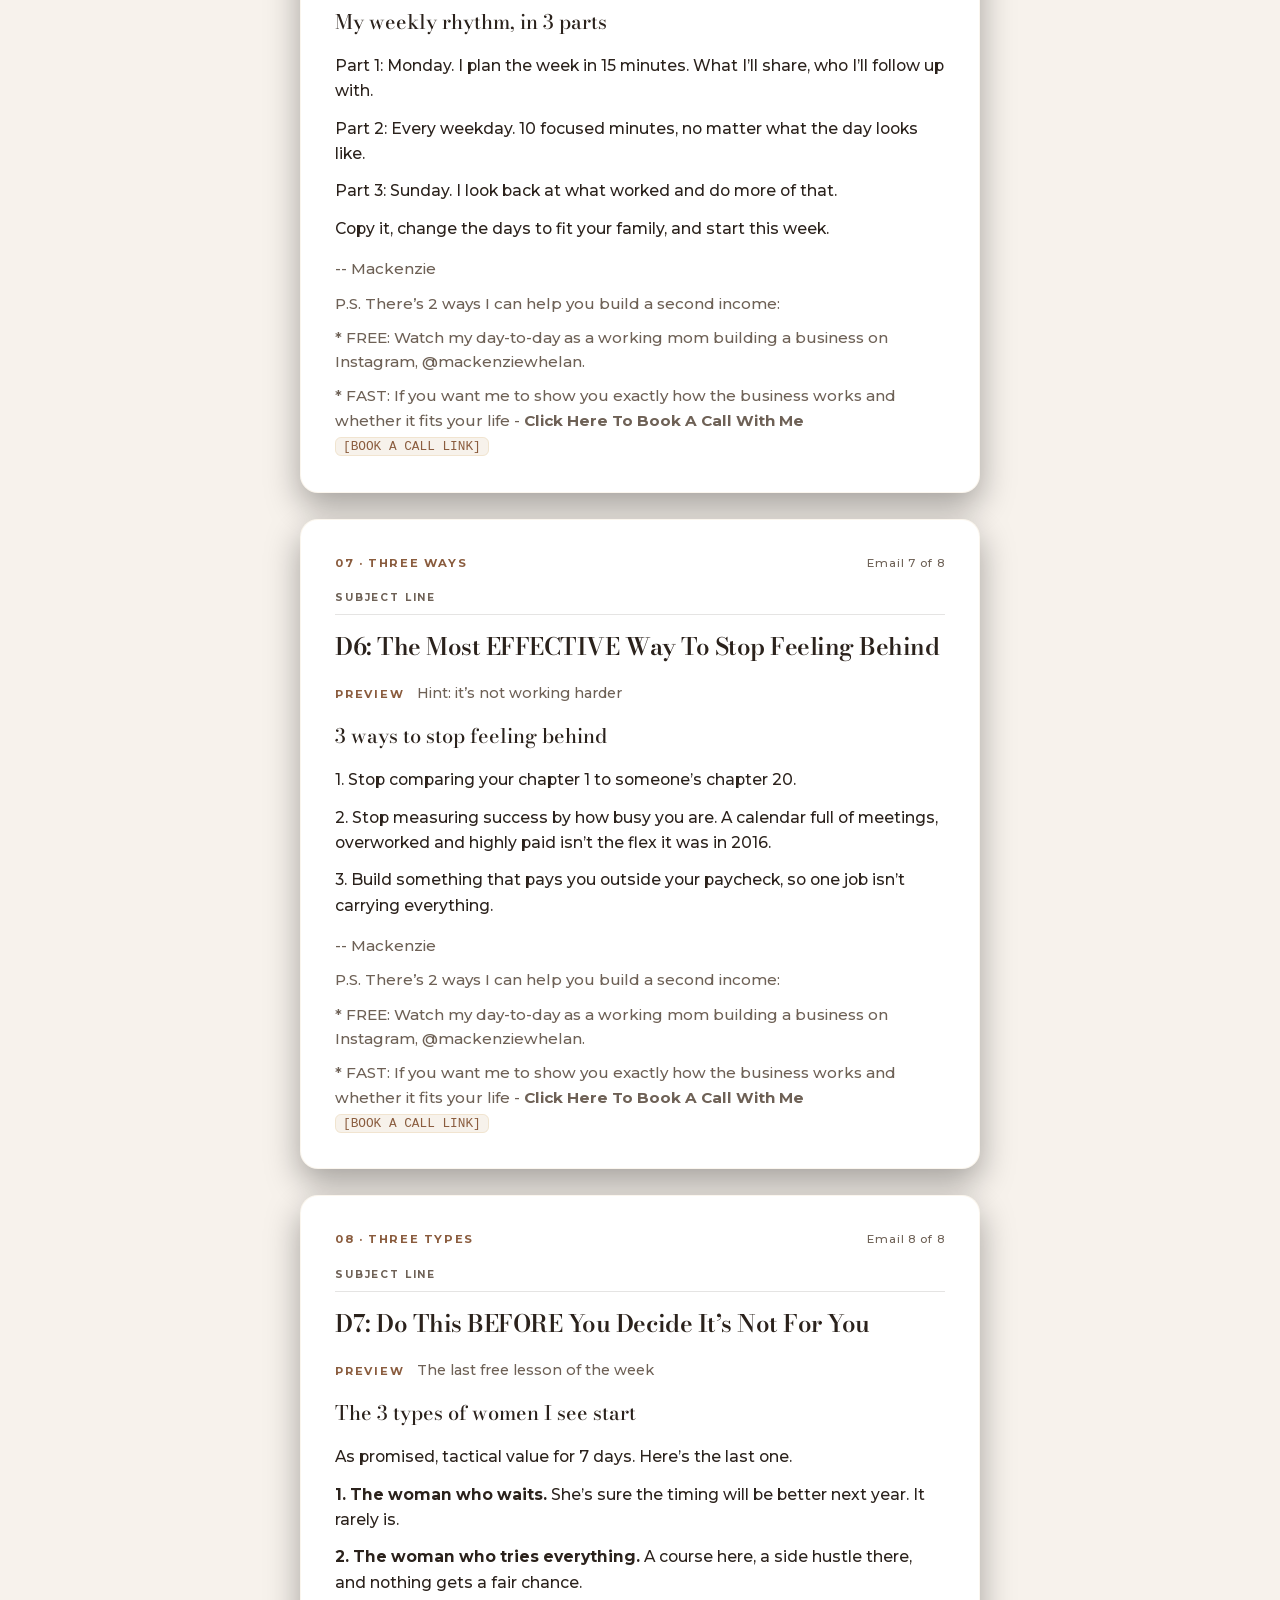
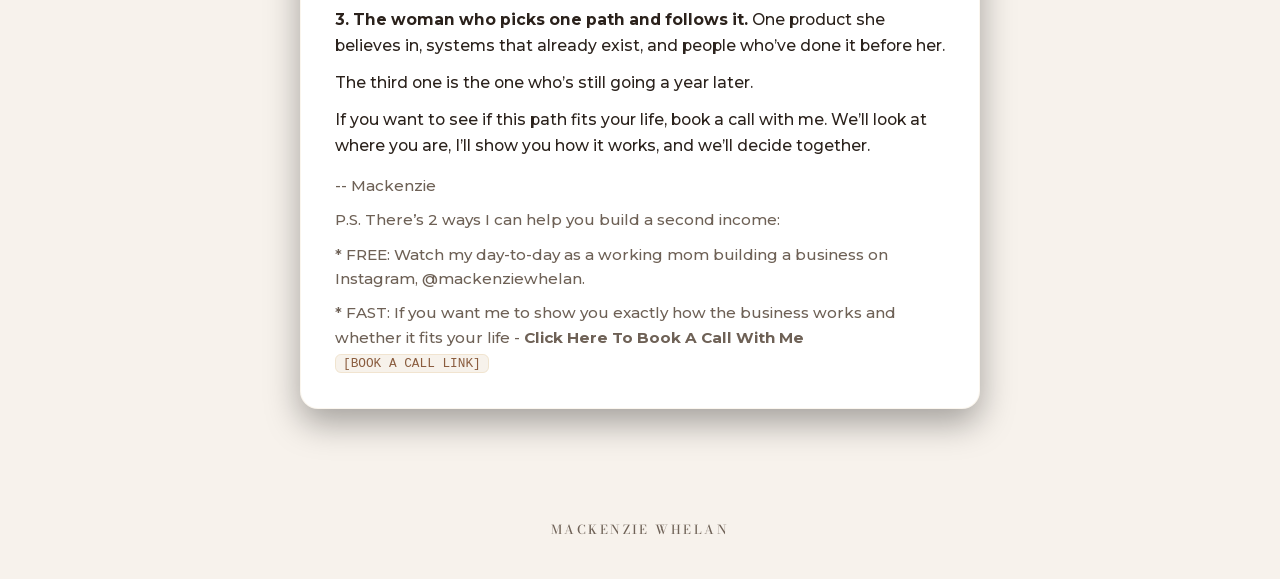
<file: opted-in/index.html>
<!doctype html>
<html lang="en">
<head>
  <meta charset="utf-8" />
  <meta name="viewport" content="width=device-width, initial-scale=1" />
  <title>Opted-in · Mackenzie Whelan</title>
  <meta name="robots" content="noindex" />
  <script>document.documentElement.className += " js";</script>
  <link rel="icon" href="../assets/img/favicon.png" type="image/png" />
  <link rel="stylesheet" href="../assets/vendor/lenis.css" />
  <link rel="stylesheet" href="../vsl/vsl.css" />
  <link rel="stylesheet" href="../opted-in/opted-in.css?v=2" />
  <link rel="stylesheet" href="../assets/brand.css" />
<script data-topfix>try{if("scrollRestoration" in history)history.scrollRestoration="manual"}catch(e){}addEventListener("load",function(){if(!location.hash){scrollTo(0,0);setTimeout(function(){scrollTo(0,0)},50)}});</script>
</head>
<body>
  <header class="brandbar"><div class="brand"><span class="brand__word">Mackenzie Whelan</span></div></header>
  <main class="page">
    <section class="seq">
      <div class="seq__glow" aria-hidden="true"></div>
      <div class="container">
        <header class="seq__intro">
          <p class="seq__eyebrow reveal">Email sequence · D0 to D7</p>
          <h1 class="seq__title reveal" style="--i:1">The opted-in sequence</h1>
        </header>
        <div class="seq__list">
          <article class="email reveal">
            <div class="email__head"><span class="email__tag">01 · Free welcome</span><span class="email__count">Email 1 of 8</span></div>
            <span class="email__sl-label">Subject line</span>
            <h2 class="email__subject">FREE: 7 Lessons I Learned Building A Second Income As A Working Mom</h2>
            <p class="email__pv"><b>Preview</b> The first one takes 10 minutes a day.</p>
            <div class="email__body"><p>Hey <span class="tok-merge">{FIRST NAME}</span>,</p><p>If you&rsquo;re getting this, it&rsquo;s because you signed up for my free training. And if you wanted that, I&rsquo;m pretty sure you&rsquo;ll want this too.</p><p>(And yes, it&rsquo;s free.)</p><p>Over the next 7 days I&rsquo;ll send you one lesson a day: the things I learned building a wellness business online alongside my career, as a mom of a little boy.</p><p>For example&hellip;</p><p><b>Stop waiting for a free afternoon.</b> It isn&rsquo;t coming. I built my business in the gaps: before school drop-off, during nap time, after bedtime. Ten focused minutes, every day, beat one big day you never get.</p><p>That one&rsquo;s on the house ;)</p><p>See you tomorrow for Day 1.</p></div>
            <p class="email__sign">Mackenzie</p>
            
          </article>
          <article class="email reveal">
            <div class="email__head"><span class="email__tag">02 · Three steps</span><span class="email__count">Email 2 of 8</span></div>
            <span class="email__sl-label">Subject line</span>
            <h2 class="email__subject">D1: You&rsquo;re Losing Hours Every Week To A Side Hustle That Was Never Built For Moms</h2>
            <p class="email__pv"><b>Preview</b> Free: the 3 things I&rsquo;d look for instead</p>
            <div class="email__body"><p class="email__h1">Why most side hustles fail working moms</p><p>Most side hustles ask for the one thing you don&rsquo;t have: time. A store to run, a product to create, an audience to build from zero.</p><p>So here&rsquo;s what I&rsquo;d look for instead, in 3 simple steps:</p><p class="li">Something you already believe in</p><p class="li">Systems that already exist</p><p class="li">People who&rsquo;ve done it before you</p><p>1: Something you already believe in</p><p>I chose a wellness product I already use in my own home, for my own family&rsquo;s health. Talking about it never felt like selling.</p><p>2: Systems that already exist</p><p>Step-by-step systems mean you&rsquo;re never guessing what to do next, even on your busiest week.</p><p>3: People who&rsquo;ve done it before you</p><p>Mentorship and automation already in place, so you&rsquo;re not building it alone.</p><p>Something you already believe in. Systems that already exist. People who&rsquo;ve done it before you.</p></div>
            <p class="email__sign">-- Mackenzie</p>
            <p class="ps">P.S. There&rsquo;s 2 ways I can help you build a second income:</p><p class="ps">* FREE: Watch my day-to-day as a working mom building a business on Instagram, @mackenziewhelan.</p><p class="ps">* FAST: If you want me to show you exactly how the business works and whether it fits your life - <b>Click Here To Book A Call With Me</b> <span class="tok-link">[BOOK A CALL LINK]</span></p>
          </article>
          <article class="email reveal">
            <div class="email__head"><span class="email__tag">03 · Asset drop</span><span class="email__count">Email 3 of 8</span></div>
            <span class="email__sl-label">Subject line</span>
            <h2 class="email__subject">D2: The 10-Minute Daily Plan For Busy Moms</h2>
            <p class="email__pv"><b>Preview</b> Free, and you get instant access</p>
            <div class="email__body"><p class="email__h1">My 10-minute daily plan</p><p>The question I get most is &ldquo;when do you actually find the time?&rdquo;</p><p>So I wrote down exactly what I do in 10 minutes a day:</p><p class="asset"><a class="asset__btn" href="#" onclick="return false">GET THE 10-MINUTE DAILY PLAN</a></p><p>And yes it&rsquo;s free, plus I already have your email, so you&rsquo;ll just get instant access ;)</p><p>TLDR: <span class="tok-link">[ASSET LINK]</span></p></div>
            <p class="email__sign">-- Mackenzie</p>
            <p class="ps">P.S. There&rsquo;s 2 ways I can help you build a second income:</p><p class="ps">* FREE: Watch my day-to-day as a working mom building a business on Instagram, @mackenziewhelan.</p><p class="ps">* FAST: If you want me to show you exactly how the business works and whether it fits your life - <b>Click Here To Book A Call With Me</b> <span class="tok-link">[BOOK A CALL LINK]</span></p>
          </article>
          <article class="email reveal">
            <div class="email__head"><span class="email__tag">04 · My story</span><span class="email__count">Email 4 of 8</span></div>
            <span class="email__sl-label">Subject line</span>
            <h2 class="email__subject">D3: The Late Night That Changed Everything</h2>
            <p class="email__pv"><b>Preview</b> Free: what I wish I&rsquo;d known sooner</p>
            <div class="email__body"><p class="email__h1">The season that made me rethink everything</p><p>For over a decade I built my life around my career, and I loved every minute of it.</p><p>Then I had my son. Around the same time, my husband&rsquo;s health took a turn. Overnight I was navigating motherhood, caretaking and providing for our family.</p><p>That season made me rethink how we were living, what we were prioritising and how we were taking care of our health.</p><p>One late-night deep dive led me to something that changed the direction of our life.</p><p>Today we&rsquo;re healthy, happy and living by the beach, and I&rsquo;m building a business online alongside my career.</p><p>Why it works: you don&rsquo;t need to quit anything. You need one more door.</p></div>
            <p class="email__sign">-- Mackenzie</p>
            <p class="ps">P.S. There&rsquo;s 2 ways I can help you build a second income:</p><p class="ps">* FREE: Watch my day-to-day as a working mom building a business on Instagram, @mackenziewhelan.</p><p class="ps">* FAST: If you want me to show you exactly how the business works and whether it fits your life - <b>Click Here To Book A Call With Me</b> <span class="tok-link">[BOOK A CALL LINK]</span></p>
          </article>
          <article class="email reveal">
            <div class="email__head"><span class="email__tag">05 · Belief shift</span><span class="email__count">Email 5 of 8</span></div>
            <span class="email__sl-label">Subject line</span>
            <h2 class="email__subject">D4: DON&rsquo;T Wait Until You &ldquo;Have Time&rdquo;</h2>
            <p class="email__pv"><b>Preview</b> Why waiting for the right time keeps you stuck</p>
            <div class="email__body"><p class="email__h1">&ldquo;I don&rsquo;t have time&rdquo; is the reason to start, not the reason to wait</p><p>&ldquo;I don&rsquo;t have time to start an online business&rdquo; is exactly why I would never recommend a traditional business to a working mom.</p><p>But it&rsquo;s also why I&rsquo;d never tell a working mom to wait. Your days won&rsquo;t get emptier. Your kids won&rsquo;t need you less next year.</p><p>Imagine where you&rsquo;d be a year from now if you stopped questioning whether you were capable and started acting like the woman who already knows she is.</p><p>This isn&rsquo;t for the woman who needs to be convinced.</p><p>It&rsquo;s for the woman who already knows she&rsquo;s meant to build something of her own.</p></div>
            <p class="email__sign">-- Mackenzie</p>
            <p class="ps">P.S. There&rsquo;s 2 ways I can help you build a second income:</p><p class="ps">* FREE: Watch my day-to-day as a working mom building a business on Instagram, @mackenziewhelan.</p><p class="ps">* FAST: If you want me to show you exactly how the business works and whether it fits your life - <b>Click Here To Book A Call With Me</b> <span class="tok-link">[BOOK A CALL LINK]</span></p>
          </article>
          <article class="email reveal">
            <div class="email__head"><span class="email__tag">06 · Three parts</span><span class="email__count">Email 6 of 8</span></div>
            <span class="email__sl-label">Subject line</span>
            <h2 class="email__subject">D5: Turn &ldquo;Not Right Now&rdquo; Into A Plan [COPY ME]</h2>
            <p class="email__pv"><b>Preview</b> Free: the 3-part weekly rhythm I use</p>
            <div class="email__body"><p class="email__h1">My weekly rhythm, in 3 parts</p><p>Part 1: Monday. I plan the week in 15 minutes. What I&rsquo;ll share, who I&rsquo;ll follow up with.</p><p>Part 2: Every weekday. 10 focused minutes, no matter what the day looks like.</p><p>Part 3: Sunday. I look back at what worked and do more of that.</p><p>Copy it, change the days to fit your family, and start this week.</p></div>
            <p class="email__sign">-- Mackenzie</p>
            <p class="ps">P.S. There&rsquo;s 2 ways I can help you build a second income:</p><p class="ps">* FREE: Watch my day-to-day as a working mom building a business on Instagram, @mackenziewhelan.</p><p class="ps">* FAST: If you want me to show you exactly how the business works and whether it fits your life - <b>Click Here To Book A Call With Me</b> <span class="tok-link">[BOOK A CALL LINK]</span></p>
          </article>
          <article class="email reveal">
            <div class="email__head"><span class="email__tag">07 · Three ways</span><span class="email__count">Email 7 of 8</span></div>
            <span class="email__sl-label">Subject line</span>
            <h2 class="email__subject">D6: The Most EFFECTIVE Way To Stop Feeling Behind</h2>
            <p class="email__pv"><b>Preview</b> Hint: it&rsquo;s not working harder</p>
            <div class="email__body"><p class="email__h1">3 ways to stop feeling behind</p><p>1. Stop comparing your chapter 1 to someone&rsquo;s chapter 20.</p><p>2. Stop measuring success by how busy you are. A calendar full of meetings, overworked and highly paid isn&rsquo;t the flex it was in 2016.</p><p>3. Build something that pays you outside your paycheck, so one job isn&rsquo;t carrying everything.</p></div>
            <p class="email__sign">-- Mackenzie</p>
            <p class="ps">P.S. There&rsquo;s 2 ways I can help you build a second income:</p><p class="ps">* FREE: Watch my day-to-day as a working mom building a business on Instagram, @mackenziewhelan.</p><p class="ps">* FAST: If you want me to show you exactly how the business works and whether it fits your life - <b>Click Here To Book A Call With Me</b> <span class="tok-link">[BOOK A CALL LINK]</span></p>
          </article>
          <article class="email reveal">
            <div class="email__head"><span class="email__tag">08 · Three types</span><span class="email__count">Email 8 of 8</span></div>
            <span class="email__sl-label">Subject line</span>
            <h2 class="email__subject">D7: Do This BEFORE You Decide It&rsquo;s Not For You</h2>
            <p class="email__pv"><b>Preview</b> The last free lesson of the week</p>
            <div class="email__body"><p class="email__h1">The 3 types of women I see start</p><p>As promised, tactical value for 7 days. Here&rsquo;s the last one.</p><p><b>1. The woman who waits.</b> She&rsquo;s sure the timing will be better next year. It rarely is.</p><p><b>2. The woman who tries everything.</b> A course here, a side hustle there, and nothing gets a fair chance.</p><p><b>3. The woman who picks one path and follows it.</b> One product she believes in, systems that already exist, and people who&rsquo;ve done it before her.</p><p>The third one is the one who&rsquo;s still going a year later.</p><p>If you want to see if this path fits your life, book a call with me. We&rsquo;ll look at where you are, I&rsquo;ll show you how it works, and we&rsquo;ll decide together.</p></div>
            <p class="email__sign">-- Mackenzie</p>
            <p class="ps">P.S. There&rsquo;s 2 ways I can help you build a second income:</p><p class="ps">* FREE: Watch my day-to-day as a working mom building a business on Instagram, @mackenziewhelan.</p><p class="ps">* FAST: If you want me to show you exactly how the business works and whether it fits your life - <b>Click Here To Book A Call With Me</b> <span class="tok-link">[BOOK A CALL LINK]</span></p>
          </article>
        </div>
      </div>
    </section>
  </main>
  <footer class="brandfoot"><div class="brand"><span class="brand__word">Mackenzie Whelan</span></div></footer>
  <script src="../assets/vendor/lenis.min.js"></script>
  <script src="../vsl/vsl.js"></script>
</body>
</html>
</file>
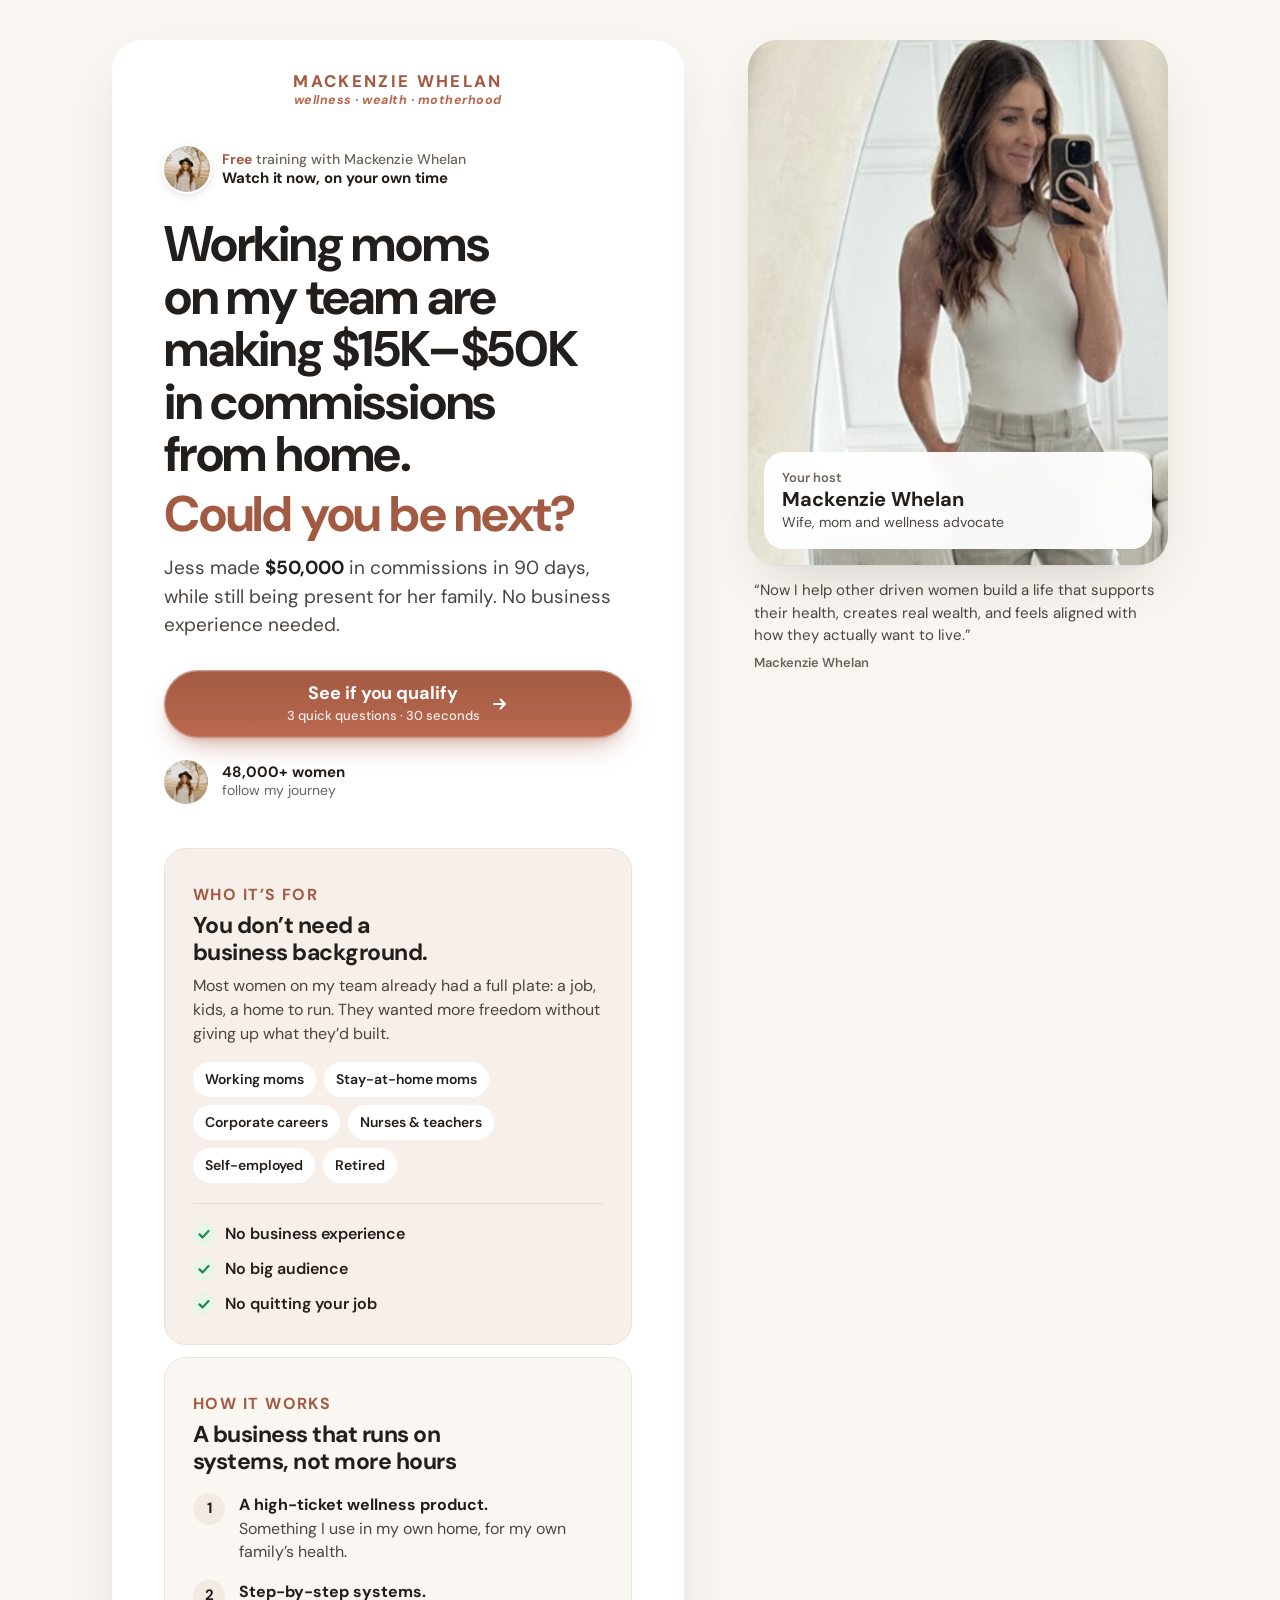
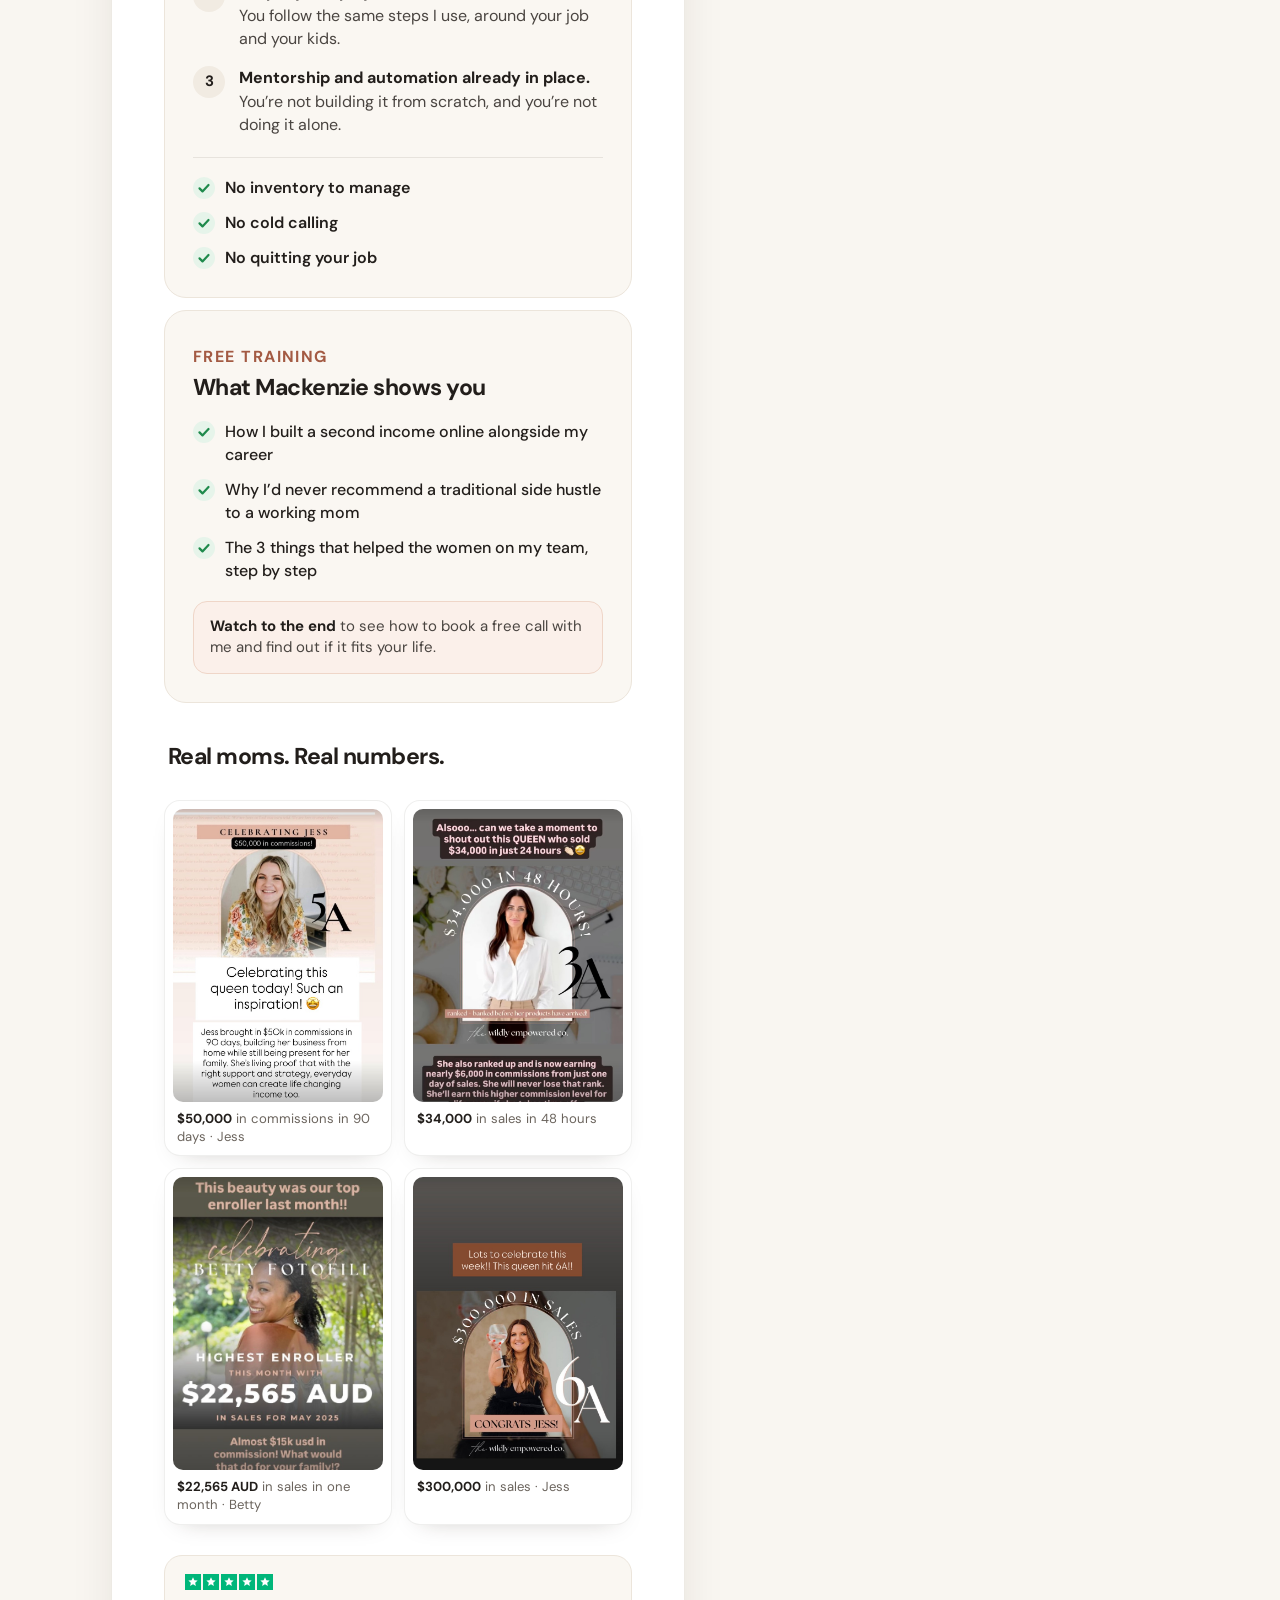
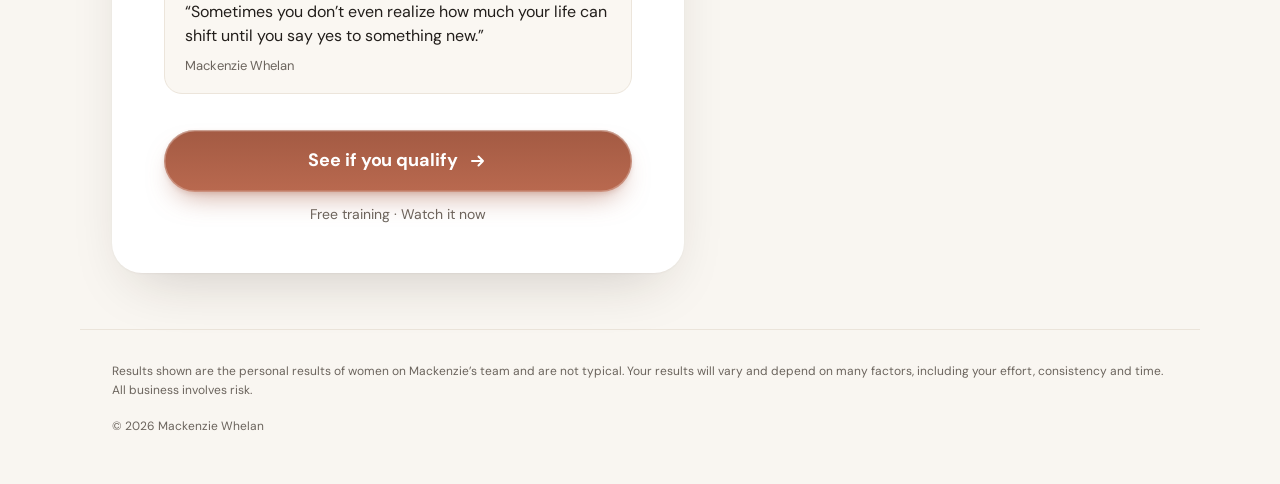
<file: squeeze/index.html>
<!doctype html>
<html lang="en" data-variant="qualify-v2">
<head>
<meta charset="utf-8"/>
<meta name="viewport" content="width=device-width, initial-scale=1"/>
<title>See If You Qualify · Mackenzie Whelan</title>
<meta name="robots" content="noindex"/>
<link rel="icon" href="../assets/img/favicon.png" type="image/png"/>
<link rel="preconnect" href="https://fonts.googleapis.com"><link rel="preconnect" href="https://fonts.gstatic.com" crossorigin>
<link rel="stylesheet" href="https://fonts.googleapis.com/css2?family=DM+Sans:opsz,wght@9..40,400..800&display=swap">
<style>
@font-face{font-family:"DM Sans Fallback";src:local("Arial"),local("ArialMT");size-adjust:104.53%;ascent-override:94.9%;descent-override:29.66%;line-gap-override:0%}
:root{
  --ground:#f9f6f1;--surface:#fff;--surface-2:#f4efe7;
  --ink:#221e1b;--body:#4a4541;--muted:#6b645d;--faint:#8b847c;
  --line:#ebe4da;--line-2:#d9d0c4;
  --red:#a35a43;--red-2:#b9694f;--tint:#fbf0ea;--red-disc:#f8e7de;
  --green:#1f8a4c;--green-ink:#17703d;--green-disc:#e6f4ea;--green-tint:#eef7f1;
  --blush:#f7efe9;
  --sh-1:0 1px 2px rgba(40,28,18,.05),0 3px 10px -4px rgba(40,28,18,.07);
  --sh-2:0 1px 2px rgba(40,28,18,.04),0 24px 60px -24px rgba(40,28,18,.22);
  --f:"DM Sans","DM Sans Fallback",-apple-system,BlinkMacSystemFont,"Segoe UI",Roboto,Arial,sans-serif;
}
*,*::before,*::after{box-sizing:border-box}
html{-webkit-text-size-adjust:100%;text-size-adjust:100%}
body{margin:0;background:var(--ground);color:var(--body);font:400 17px/1.5 var(--f);-webkit-font-smoothing:antialiased;-moz-osx-font-smoothing:grayscale}
[hidden]{display:none!important}
img{display:block;max-width:100%;height:auto}
h1,h2,p,ul,ol,figure,blockquote,fieldset{margin:0}
ul,ol{padding:0;list-style:none}
fieldset{border:0;padding:0;min-width:0}
a{color:inherit}
button,input{font:inherit;color:inherit}
:focus-visible{outline:3px solid var(--ink);outline-offset:3px}
[tabindex="-1"]:focus{outline:none}
b,strong{font-weight:700;color:var(--ink)}
.nw{white-space:nowrap}

/* ---------- layout ---------- */
.shell{max-width:560px;margin:0 auto;padding:0 20px;min-height:100vh;min-height:100svh}
.app{min-width:0}
.aside{display:none}

/* ---------- top bar ---------- */
.bar{display:grid;grid-template-columns:1fr auto 1fr;align-items:center;height:58px}
.back{grid-area:1/1;justify-self:start;display:inline-flex;align-items:center;gap:2px;min-height:44px;margin-left:-8px;padding:0 12px 0 4px;border:0;border-radius:12px;background:none;font-size:15px;font-weight:600;color:var(--ink);cursor:pointer}
.back svg{width:22px;height:22px}
.logo{grid-area:1/2;width:92px;height:auto}
.count{grid-area:1/3;justify-self:end;font-size:14px;font-weight:600;color:var(--muted);font-variant-numeric:tabular-nums;white-space:nowrap}
.prog{height:6px;border-radius:99px;background:var(--line);overflow:hidden}
.prog i{display:block;width:0;height:100%;border-radius:99px;background:linear-gradient(90deg,var(--red),var(--red-2));transition:width .45s cubic-bezier(.2,.7,.2,1)}

/* ---------- buttons ---------- */
.btn{position:relative;display:flex;align-items:center;justify-content:center;gap:10px;width:100%;min-height:62px;padding:14px 26px;border:0;border-radius:999px;background:linear-gradient(180deg,var(--red),var(--red-2));color:#fff;font-size:18px;font-weight:700;line-height:1.2;letter-spacing:-.005em;text-align:center;text-decoration:none;cursor:pointer;-webkit-tap-highlight-color:transparent;box-shadow:inset 0 0 0 1.5px rgba(255,255,255,.26),inset 0 1px 0 rgba(255,255,255,.22),0 14px 28px -12px rgba(163,90,67,.6),0 2px 4px rgba(163,90,67,.16);transition:transform .15s,filter .15s}
.btn *{pointer-events:none}
.btn svg{flex:none;width:20px;height:20px;transition:transform .2s}
.btn .stack{display:flex;flex-direction:column;align-items:center;gap:3px}
.btn .sm{font-size:13px;line-height:1.2;font-weight:500;letter-spacing:0;opacity:.88}
.btn-2{min-height:68px;padding-top:12px;padding-bottom:12px}
@media (hover:hover){.btn:hover{filter:brightness(1.07)}.btn:hover svg{transform:translateX(3px)}}
.btn:active{transform:translateY(1px)}
.submit-button[aria-busy="true"]{cursor:progress}
.submit-button[data-label]>*{opacity:0}
.submit-button[data-label]::after{content:attr(data-label);position:absolute;inset:0;display:flex;align-items:center;justify-content:center;pointer-events:none}
.submit-button[aria-busy="true"]::before{content:"";position:absolute;left:24px;top:50%;width:18px;height:18px;margin-top:-9px;border:2px solid rgba(255,255,255,.35);border-top-color:#fff;border-radius:50%;animation:spin .8s linear infinite;pointer-events:none}
@keyframes spin{to{transform:rotate(360deg)}}

/* ---------- intro ---------- */
.intro{padding:14px 0 0}
.host{display:flex;align-items:center;gap:12px}
.host img,.seat img{flex:none;width:46px;height:46px;border-radius:50%;object-fit:cover;box-shadow:0 0 0 2px #fff,0 3px 10px rgba(40,28,18,.16)}
.host-k{font-size:14px;line-height:1.3;color:var(--muted);font-weight:500}
.host-k b{font-weight:700;color:var(--red)}
.host-d{font-size:15px;line-height:1.35;color:var(--ink);font-weight:700;letter-spacing:-.005em}
h1{margin-top:22px;font-size:clamp(32px,9.1vw,40px);line-height:1.06;letter-spacing:-.025em;font-weight:700;color:var(--ink);text-wrap:balance}
h1 .q{display:block;margin-top:.14em;color:var(--red)}
.lede{margin-top:14px;font-size:17px;line-height:1.5;text-wrap:pretty}
.cta{margin-top:26px}
.trust{display:flex;align-items:center;justify-content:center;gap:12px;margin-top:20px}
.faces{flex:none;width:121px;height:32px}
.trust-t{font-size:13px;line-height:1.25;color:var(--muted)}
.trust-t b{display:block;font-size:14px}
.trust-sep{flex:none;width:1px;height:28px;background:var(--line-2)}
.tp{flex:none;width:74px;height:auto}

/* below the intro fold */
.more{display:grid;gap:12px;margin-top:48px}
.card{background:var(--surface);border:1px solid var(--line);border-radius:22px;padding:24px 20px;box-shadow:var(--sh-1)}
.card-blush{background:var(--blush);border-color:#eddfd4}
.card h2,.sec-h{font-size:23px;line-height:1.18;letter-spacing:-.022em;font-weight:700;color:var(--ink);text-wrap:balance}
.card>p{margin-top:8px;font-size:16px}
.kick{margin:0 0 8px;font-size:12px;line-height:1.2;font-weight:700;letter-spacing:.09em;text-transform:uppercase;color:var(--red)}
.chips{display:flex;flex-wrap:wrap;gap:8px;margin-top:16px}
.chips li{padding:7px 12px;border-radius:99px;background:var(--surface-2);font-size:14px;font-weight:600;color:var(--ink)}
.card-blush .chips li{background:#fff}
/* check / cross icons: one inline sprite, the disc is the svg box */
.ic{flex:none;width:22px;height:22px;border-radius:50%;background:var(--green-disc);color:var(--green)}
.ic-no{background:var(--red-disc);color:var(--red)}
.ic-solid{background:var(--green);color:#fff}
.ticks{display:grid;gap:11px;margin-top:18px}
.ticks li{display:flex;align-items:flex-start;gap:10px;font-size:16px;line-height:1.45;font-weight:600;color:var(--ink)}
.ticks .ic{margin-top:1px}
.ticks-sep{margin-top:20px;padding-top:18px;border-top:1px solid rgba(40,28,18,.09)}
.learn li{font-weight:500}
.how{counter-reset:s;display:grid;gap:16px;margin-top:18px}
.how li{display:grid;grid-template-columns:32px 1fr;gap:14px;font-size:16px;line-height:1.45}
.how li::before{counter-increment:s;content:counter(s);width:32px;height:32px;border-radius:50%;background:var(--surface-2);color:var(--ink);font-size:15px;font-weight:700;display:grid;place-items:center}
.how b{display:block;margin-bottom:1px}
.card>.bonus{margin-top:18px;padding:14px 16px;border-radius:14px;background:var(--tint);border:1px solid #efd6c8;font-size:15px;line-height:1.45}
.sec-h{margin:28px 4px 2px}
.t{background:var(--surface);border:1px solid var(--line);border-radius:18px;padding:18px 20px;box-shadow:var(--sh-1)}
.stars{display:flex;gap:2px}
.stars i{width:16px;height:16px;background:#00b67a url("data:image/svg+xml,%3Csvg xmlns='http://www.w3.org/2000/svg' viewBox='0 0 16 16'%3E%3Cpath d='M8 2.6l1.6 3.4 3.7.4-2.8 2.5.8 3.7L8 10.7l-3.3 1.9.8-3.7-2.8-2.5 3.7-.4z' fill='%23fff'/%3E%3C/svg%3E") center/14px no-repeat}
.t blockquote{margin-top:10px;font-size:16px;line-height:1.5;color:var(--ink)}
.t figcaption{margin-top:8px;font-size:13px;color:var(--muted)}
.again{margin-top:24px}
.again-note{margin-top:12px;text-align:center;font-size:14px;color:var(--muted)}

/* ---------- questions ---------- */
.q-head{padding:26px 0 18px}
.q-title,.r-title{font-size:clamp(26px,7.4vw,32px);line-height:1.12;letter-spacing:-.027em;font-weight:700;color:var(--ink);text-wrap:balance}
.q-hint{margin-top:8px;font-size:16px;line-height:1.45;color:var(--muted);text-wrap:pretty}
.opts{display:grid;gap:10px}
.opt{position:relative;display:block;cursor:pointer;-webkit-tap-highlight-color:transparent;-webkit-user-select:none;user-select:none}
.opt input{position:absolute;top:50%;left:50%;width:1px;height:1px;margin:0;opacity:0;font-size:16px;pointer-events:none}
.opt-card{display:flex;align-items:center;gap:14px;min-height:66px;padding:11px 16px 11px 12px;background:var(--surface);border:1.5px solid var(--line);border-radius:18px;box-shadow:var(--sh-1);transition:border-color .15s,background-color .15s,transform .15s}
.opt-ico{flex:none;width:42px;height:42px;border-radius:13px;background:var(--surface-2);display:grid;place-items:center;font-size:21px;line-height:1}
.opt-txt{flex:1;min-width:0;font-size:17px;line-height:1.3;font-weight:600;color:var(--ink)}
.opt-dot{flex:none;width:24px;height:24px;border-radius:50%;border:2px solid var(--line-2);display:grid;place-items:center;transition:background-color .15s,border-color .15s}
.opt-dot::after{content:"";width:10px;height:5px;margin-top:-2px;border:2px solid #fff;border-top:0;border-right:0;transform:rotate(-45deg) scale(0);transition:transform .2s cubic-bezier(.3,1.6,.5,1)}
.opt input:checked+.opt-card{border-color:var(--red);background:var(--tint)}
.opt input:checked+.opt-card .opt-ico{background:#fff}
.opt input:checked+.opt-card .opt-dot{border-color:var(--red);background:var(--red)}
.opt input:checked+.opt-card .opt-dot::after{transform:rotate(-45deg) scale(1)}
.opt input:focus-visible+.opt-card{outline:3px solid var(--ink);outline-offset:2px}
@media (hover:hover){.opt:hover .opt-card{border-color:var(--line-2)}.opt:hover input:checked+.opt-card{border-color:var(--red)}}
.opt:active .opt-card{transform:scale(.985)}

/* ---------- result + form ---------- */
.r-head{margin-top:14px;padding:18px 18px 20px;border-radius:20px;background:var(--green-tint);border:1.5px dashed var(--green)}
.kick-ok{display:flex;align-items:center;gap:8px;margin-bottom:10px;color:var(--green-ink)}
.kick-ok .ic{width:20px;height:20px}
.r-title{font-size:clamp(26px,7.2vw,30px)}
.r-line{margin-top:8px;font-size:17px;line-height:1.4;font-weight:600;color:var(--ink);text-wrap:pretty}
.r-how{margin-top:4px;font-size:16px;line-height:1.45;text-wrap:pretty}
.seat{display:flex;align-items:center;gap:12px;margin-top:14px}
.seat img{width:38px;height:38px}
.seat-h{font-size:17px;line-height:1.25;font-weight:700;color:var(--ink)}
.seat-d{font-size:14px;line-height:1.35;color:var(--muted)}
.fields{display:grid;gap:8px;margin-top:12px}
.field{position:relative;background:var(--surface);border:1.5px solid var(--line);border-radius:16px;box-shadow:var(--sh-1);transition:border-color .15s,box-shadow .15s}
.field:focus-within{border-color:var(--ink);box-shadow:0 0 0 3px rgba(34,30,27,.08)}
.field:has([aria-invalid="true"]){border-color:var(--red)}
.field input{display:block;width:100%;height:56px;margin:0;padding:21px 16px 4px;border:0;border-radius:15px;outline:0;background:transparent;font-size:17px;line-height:1.3;font-weight:500;color:var(--ink);-webkit-appearance:none;appearance:none}
.field label{position:absolute;left:17px;top:16px;font-size:17px;line-height:1.3;font-weight:500;color:var(--muted);pointer-events:none;transform-origin:0 0;transition:transform .16s ease}
.field input:focus~label,.field input:not(:placeholder-shown)~label,.field input:-webkit-autofill~label{transform:translateY(-9px) scale(.75)}
.field input:-webkit-autofill{-webkit-box-shadow:0 0 0 40px var(--surface) inset;-webkit-text-fill-color:var(--ink)}
.hlc-field-error{margin:-2px 16px 9px;font-size:14px;font-weight:600;color:var(--red)}
.consents{display:grid;gap:8px;margin-top:12px}
.consent{display:grid;grid-template-columns:20px 1fr;gap:10px;font-size:12px;line-height:1.42;color:var(--muted);cursor:pointer}
.consent input{-webkit-appearance:none;appearance:none;display:grid;place-content:center;width:20px;height:20px;margin:1px 0 0;border:1.5px solid var(--line-2);border-radius:6px;background:var(--surface);cursor:pointer}
.consent input::before{content:"";width:9px;height:5px;margin-top:-2px;border:2px solid #fff;border-top:0;border-right:0;transform:rotate(-45deg) scale(0)}
.consent input:checked{border-color:var(--red);background:var(--red)}
.consent input:checked::before{transform:rotate(-45deg) scale(1)}
.legal{margin-top:8px;font-size:12px;line-height:1.45;color:var(--muted)}
.legal a{color:var(--ink);font-weight:600}
.submit{margin-top:12px}
.submit .btn{min-height:58px}
.r-bonus{margin-top:12px;font-size:14px;line-height:1.4;text-align:center;color:var(--muted);text-wrap:balance}
.r-t{margin-top:28px}

/* ---------- footer ---------- */
.foot{max-width:560px;margin:56px auto 0;padding:28px 20px 44px;border-top:1px solid var(--line);font-size:12px;line-height:1.55;color:var(--muted)}
.foot p+p{margin-top:10px}
.foot .meta{display:flex;flex-wrap:wrap;gap:6px 18px;margin-top:18px}
.foot .meta span{flex-basis:100%}
.foot a{color:var(--ink)}

/* ---------- step mode (JS) ---------- */
.qz .step{display:none}
.qz .step.is-current{display:block}
html:not(.qz) form,html:not(.qz) .step~.step{margin-top:36px;padding-top:12px;border-top:1px solid var(--line)}
@media (prefers-reduced-motion:no-preference){
  .qz-go .step.is-current{animation:stepIn .36s cubic-bezier(.2,.7,.2,1) both}
  .qz-go[data-dir="back"] .step.is-current{animation-name:stepBack}
}
@keyframes stepIn{from{opacity:0;transform:translateY(12px)}to{opacity:1;transform:none}}
@keyframes stepBack{from{opacity:0;transform:translateY(-12px)}to{opacity:1;transform:none}}
@media (prefers-reduced-motion:reduce){*,*::before,*::after{transition:none!important;animation-duration:.01ms!important;animation-iteration-count:1!important}}

/* ---------- narrow phones ---------- */
@media (max-width:374px){
  .shell{padding:0 16px}
  .host-d{font-size:14px}
  .faces{width:106px;height:28px}
  .trust{gap:10px}
  .opt-card{gap:12px;padding-right:12px}
  .opt-txt{font-size:16px}
}

/* ---------- desktop ---------- */
@media (min-width:1024px){
  .shell{max-width:1120px;display:grid;grid-template-columns:minmax(0,600px) 420px;gap:64px;justify-content:center;align-items:start;padding:40px 32px 0}
  .app{--surface:#faf7f2;--surface-2:#f1ebe2;--line:#ece5db;background:#fff;border-radius:30px;padding:16px 52px 48px;box-shadow:var(--sh-2)}
  .app .card,.app .t,.app .opt-card,.app .field{box-shadow:none}
  .opt input:checked+.opt-card .opt-ico{background:#fff}
  .bar{height:68px}
  .logo{width:112px}
  .intro{padding-top:22px}
  h1{margin-top:26px;font-size:50px;line-height:1.05;letter-spacing:-.024em}
  .lede{font-size:19px;max-width:30em}
  .cta{margin-top:30px}
  .trust{justify-content:flex-start;gap:14px;margin-top:22px}
  .faces{width:136px;height:36px}
  .tp{width:84px}
  .trust-t{font-size:14px}.trust-t b{font-size:15px}
  .more{margin-top:44px}
  .card{padding:28px}
  .q-head{padding:34px 0 22px}
  .q-title,.r-title{font-size:36px}
  .ticks{gap:12px}
  .r-head{margin-top:20px;padding:22px 24px 24px}
  .opt-card{min-height:70px}
  .aside{display:block;position:sticky;top:40px}
  .photo{position:relative;border-radius:30px;overflow:hidden;aspect-ratio:4/5;background:#e9e2d7;box-shadow:var(--sh-2)}
  .photo img{width:100%;height:100%;object-fit:cover;object-position:50% 28%}
  .photo-cap{position:absolute;left:16px;right:16px;bottom:16px;padding:16px 18px;border-radius:20px;background:rgba(255,255,255,.94);-webkit-backdrop-filter:blur(8px);backdrop-filter:blur(8px)}
  .photo-cap .k{font-size:13px;font-weight:600;color:var(--muted)}
  .photo-cap .n{font-size:20px;font-weight:700;color:var(--ink);line-height:1.25}
  .photo-cap .r{font-size:14px;color:var(--body)}
  .aside-q{margin:14px 6px 0;font-size:15px;line-height:1.5;color:var(--body)}
  .aside-q b{display:block;margin-top:6px;font-size:13px;font-weight:600;color:var(--muted)}
  .foot{max-width:1120px;padding:32px 32px 48px}
}
.r-plan{margin:10px 0 0;padding:0;list-style:none;display:grid;gap:8px}
.r-plan li{display:flex;align-items:flex-start;gap:9px;font-size:15.5px;line-height:1.4;color:var(--ink);text-wrap:pretty}
.r-plan .ic{width:20px;height:20px;margin-top:1px}
.opts-jobs{gap:8px}.opts-jobs .opt-card{min-height:56px;padding:8px 14px 8px 10px}
.step-jobs .q-head{padding-top:18px}
.opts-jobs .opt-txt{font-size:16px}

.mw-logo{display:block;margin:0 auto;font-family:"DM Sans",system-ui,sans-serif;font-weight:800;color:var(--red);font-size:1.05rem;letter-spacing:.14em;text-transform:uppercase;line-height:1;text-align:center;width:auto!important;height:auto!important}
.mw-logo i{display:block;font-size:.78rem;letter-spacing:.04em;text-transform:none;margin-top:4px;color:#b9694f}
.mw-faces{width:44px!important;height:44px!important;border-radius:50%;object-fit:cover}
.mw-wins{display:grid;grid-template-columns:1fr 1fr;gap:12px;margin:16px 0 18px}
.mw-wins figure{margin:0;background:#fff;border:1px solid rgba(40,28,18,.07);border-radius:16px;padding:8px;box-shadow:0 10px 24px -18px rgba(40,28,18,.35)}
.mw-wins img{width:100%;border-radius:10px;display:block}
.mw-wins figcaption{font-size:.82rem;line-height:1.35;color:#6b645d;padding:8px 4px 2px}
.mw-wins figcaption b{color:#221e1b}
.mw-vid{position:relative;display:block;margin:22px 0 0;aspect-ratio:16/9;border-radius:20px;overflow:hidden;box-shadow:0 30px 60px -34px rgba(40,28,18,.55)}
.mw-vid img{width:100%;height:100%;object-fit:cover;display:block}
.mw-vid:after{content:"";position:absolute;inset:0;background:linear-gradient(180deg,transparent 45%,rgba(0,0,0,.55))}
.mw-play{position:absolute;left:50%;top:50%;width:72px;height:72px;margin:-36px 0 0 -36px;border-radius:50%;background:var(--red);z-index:2}
.mw-play:before{content:"";position:absolute;left:29px;top:22px;border-left:20px solid #fff;border-top:14px solid transparent;border-bottom:14px solid transparent}
.mw-cap{position:absolute;left:18px;bottom:16px;z-index:2;color:#fff;font-weight:700;line-height:1.25}
.mw-cap small{display:block;width:max-content;margin-bottom:6px;padding:4px 10px;border-radius:999px;background:rgba(255,255,255,.2);font-size:.7rem;letter-spacing:.14em;text-transform:uppercase}
.mw-apply{margin-top:28px;scroll-margin-top:16px}.mw-apply .fields{margin-top:16px}.mw-apply .submit{margin-top:16px}
.mw-done{margin-top:14px;font-weight:700;color:var(--red)}
@media(max-width:480px){.bar .mw-logo{font-size:.82rem;letter-spacing:.08em;white-space:nowrap}.bar .mw-logo i{font-size:.66rem}}
</style>

<script data-topfix>try{if("scrollRestoration" in history)history.scrollRestoration="manual"}catch(e){}addEventListener("load",function(){if(!location.hash){scrollTo(0,0);setTimeout(function(){scrollTo(0,0)},50)}});</script>
<script>document.documentElement.classList.add("qz")</script>
</head>
<body>
<svg width="0" height="0" style="position:absolute" aria-hidden="true" focusable="false"><symbol id="i-ok" viewBox="0 0 22 22"><path d="M6.5 11.4l3 3L15.5 8" fill="none" stroke="currentColor" stroke-width="2.2" stroke-linecap="round" stroke-linejoin="round"/></symbol><symbol id="i-no" viewBox="0 0 22 22"><path d="M7.5 7.5l7 7m0-7l-7 7" fill="none" stroke="currentColor" stroke-width="2.2" stroke-linecap="round" stroke-linejoin="round"/></symbol></svg>
<div class="shell">
<div class="app">

  <div class="bar">
    <button type="button" class="back" data-back hidden><svg viewBox="0 0 24 24" aria-hidden="true"><path d="M14.5 6l-6 6 6 6" fill="none" stroke="currentColor" stroke-width="2" stroke-linecap="round" stroke-linejoin="round"/></svg>Back</button>
    <span class="logo mw-logo">Mackenzie Whelan<i>wellness · wealth · motherhood</i></span>
    <span class="count" data-count></span>
  </div>
  <div class="prog" data-prog hidden aria-hidden="true"><i></i></div>

  <!-- ===== intro ===== -->
  <section class="step intro is-current" data-step="0" aria-labelledby="h-intro">
    <div class="host">
      <img src="../assets/img/pfp.jpg" width="240" height="240" alt="Mackenzie Whelan" fetchpriority="high">
      <div>
        <p class="host-k"><b>Free</b> training with Mackenzie Whelan</p>
        <p class="host-d">Watch it now, on your own time</p>
      </div>
    </div>

    <h1 id="h-intro">Working moms on my team are making $15K–$50K in commissions from home. <span class="q">Could you be next?</span></h1>
    <p class="lede">Jess made <b class="nw">$50,000</b> in commissions in 90 days, while still being present for her family. No business experience&nbsp;needed.</p>

    <div class="cta">
      <a class="btn btn-2" href="#q1" data-hlc-start><span class="stack"><span>See if you qualify</span> <span class="sm">3 quick questions · 30 seconds</span></span><svg viewBox="0 0 20 20" aria-hidden="true"><path d="M4 10h11m-4.5-4.5L15 10l-4.5 4.5" fill="none" stroke="currentColor" stroke-width="2" stroke-linecap="round" stroke-linejoin="round"/></svg></a>
    </div>

    <div class="trust">
      <img class="faces mw-faces" src="../assets/img/mw/faces.jpg" width="272" height="72" alt="">
      <p class="trust-t"><b>48,000+ women</b>follow my journey</p>
      
    </div>

    <div class="more">
      <div class="card card-blush">
        <p class="kick">Who it&rsquo;s for</p>
        <h2>You don&rsquo;t need a business background.</h2>
        <p>Most women on my team already had a full plate: a job, kids, a home to run. They wanted more freedom without giving up what they&rsquo;d built.</p>
        <ul class="chips">
          <li>Working moms</li><li>Stay-at-home moms</li><li>Corporate careers</li><li>Nurses &amp; teachers</li><li>Self-employed</li><li>Retired</li>
        </ul>
        <ul class="ticks ticks-sep">
          <li><svg class="ic" aria-hidden="true"><use href="#i-ok"/></svg>No business experience</li>
          <li><svg class="ic" aria-hidden="true"><use href="#i-ok"/></svg>No big audience</li>
          <li><svg class="ic" aria-hidden="true"><use href="#i-ok"/></svg>No quitting your job</li>
        </ul>
      </div>

      <div class="card">
        <p class="kick">How it works</p>
        <h2>A business that runs on systems, not more hours</h2>
        <ol class="how">
          <li><span><b>A high-ticket wellness product.</b>Something I use in my own home, for my own family&rsquo;s health.</span></li>
          <li><span><b>Step-by-step systems.</b>You follow the same steps I use, around your job and your kids.</span></li>
          <li><span><b>Mentorship and automation already in place.</b>You&rsquo;re not building it from scratch, and you&rsquo;re not doing it alone.</span></li>
        </ol>
        <ul class="ticks ticks-sep">
          <li><svg class="ic" aria-hidden="true"><use href="#i-ok"/></svg>No inventory to manage</li>
          <li><svg class="ic" aria-hidden="true"><use href="#i-ok"/></svg>No cold calling</li>
          <li><svg class="ic" aria-hidden="true"><use href="#i-ok"/></svg>No quitting your job</li>
        </ul>
      </div>

      <div class="card">
        <p class="kick">Free training</p>
        <h2>What Mackenzie shows you</h2>
        <ul class="ticks learn">
          <li><svg class="ic" aria-hidden="true"><use href="#i-ok"/></svg><span>How I built a second income online alongside my career</span></li>
          <li><svg class="ic" aria-hidden="true"><use href="#i-ok"/></svg><span>Why I&rsquo;d never recommend a traditional side hustle to a working&nbsp;mom</span></li>
          <li><svg class="ic" aria-hidden="true"><use href="#i-ok"/></svg><span>The 3 things that helped the women on my team, step by&nbsp;step</span></li>
        </ul>
        <p class="bonus"><b>Watch to the end</b> to see how to book a free call with me and find out if it fits your&nbsp;life.</p>
      </div>

      <h2 class="sec-h">Real moms. Real numbers.</h2>
      <div class="mw-wins">
        <figure><img src="../assets/img/proof/jess-50k.jpg" alt="Jess, $50,000 in commissions in 90 days" loading="lazy"><figcaption><b>$50,000</b> in commissions in 90 days &middot; Jess</figcaption></figure>
        <figure><img src="../assets/img/proof/sold-34k.jpg" alt="$34,000 in sales in 48 hours" loading="lazy"><figcaption><b>$34,000</b> in sales in 48 hours</figcaption></figure>
        <figure><img src="../assets/img/proof/betty.jpg" alt="Betty, top enroller" loading="lazy"><figcaption><b>$22,565 AUD</b> in sales in one month &middot; Betty</figcaption></figure>
        <figure><img src="../assets/img/proof/jess-300k.jpg" alt="Jess, $300,000 in sales" loading="lazy"><figcaption><b>$300,000</b> in sales &middot; Jess</figcaption></figure>
      </div>
      <figure class="t">
        <div class="stars" role="img" aria-label="5 stars"><i></i><i></i><i></i><i></i><i></i></div>
        <blockquote>&ldquo;Sometimes you don&rsquo;t even realize how much your life can shift until you say yes to something new.&rdquo;</blockquote>
        <figcaption>Mackenzie Whelan</figcaption>
      </figure>

      <div class="again">
        <a class="btn" href="#q1" data-hlc-start><span>See if you qualify</span><svg viewBox="0 0 20 20" aria-hidden="true"><path d="M4 10h11m-4.5-4.5L15 10l-4.5 4.5" fill="none" stroke="currentColor" stroke-width="2" stroke-linecap="round" stroke-linejoin="round"/></svg></a>
        <p class="again-note">Free training · Watch it now</p>
      </div>
    </div>
  </section>

  <form id="optin-form" data-hlc-optin method="post" action="#">
    <input type="hidden" name="quiz_experience" value="" data-answer disabled>
    <input type="hidden" name="quiz_income_goal" value="" data-answer disabled>
    <input type="hidden" name="quiz_availability" value="" data-answer disabled>

    <!-- ===== Q1 ===== -->
    <fieldset class="step step-jobs" data-step="1" id="q1" aria-labelledby="q1-t">
      <div class="q-head">
        <h2 class="q-title" id="q1-t" data-focus tabindex="-1">What do you do right now?</h2>
        <p class="q-hint">Pick the closest one. Everyone&rsquo;s welcome.</p>
      </div>
      <div class="opts opts-jobs">
        <label class="opt"><input type="radio" name="quiz_experience" value="Working mom with a career" data-fit="You already juggle deadlines and family. The systems are built for exactly that&nbsp;schedule."><span class="opt-card"><span class="opt-ico" aria-hidden="true">💼</span><span class="opt-txt">Working mom with a career</span><span class="opt-dot" aria-hidden="true"></span></span></label>
        <label class="opt"><input type="radio" name="quiz_experience" value="Stay-at-home mom" data-fit="You already run a home. This builds an income around the time you actually&nbsp;have."><span class="opt-card"><span class="opt-ico" aria-hidden="true">🏡</span><span class="opt-txt">Stay-at-home mom</span><span class="opt-dot" aria-hidden="true"></span></span></label>
        <label class="opt"><input type="radio" name="quiz_experience" value="Nurse or teacher" data-fit="You already take care of people all day. Talking about wellness comes&nbsp;naturally."><span class="opt-card"><span class="opt-ico" aria-hidden="true">🩺</span><span class="opt-txt">Nurse or teacher</span><span class="opt-dot" aria-hidden="true"></span></span></label>
        <label class="opt"><input type="radio" name="quiz_experience" value="Corporate career" data-fit="You already know how to follow a process. Here the process is already&nbsp;built."><span class="opt-card"><span class="opt-ico" aria-hidden="true">📊</span><span class="opt-txt">Corporate career</span><span class="opt-dot" aria-hidden="true"></span></span></label>
        <label class="opt"><input type="radio" name="quiz_experience" value="Self-employed or business owner" data-fit="You already know what it takes. Here the systems and mentorship are in place for&nbsp;you."><span class="opt-card"><span class="opt-ico" aria-hidden="true">💡</span><span class="opt-txt">Self-employed or business owner</span><span class="opt-dot" aria-hidden="true"></span></span></label>
        <label class="opt"><input type="radio" name="quiz_experience" value="Something else" data-fit="You don&rsquo;t need any experience. You follow the same steps the women on my team&nbsp;use."><span class="opt-card"><span class="opt-ico" aria-hidden="true">✨</span><span class="opt-txt">Something else</span><span class="opt-dot" aria-hidden="true"></span></span></label>
      </div>
    </fieldset>

    <!-- ===== Q2 ===== -->
    <fieldset class="step" data-step="2" id="q2" aria-labelledby="q2-t">
      <div class="q-head">
        <h2 class="q-title" id="q2-t" data-focus tabindex="-1">What would you like to make each month?</h2>
        <p class="q-hint">Just your goal. There’s no wrong answer.</p>
      </div>
      <div class="opts">
        <label class="opt"><input type="radio" name="quiz_income_goal" value="$1–3K on the side" data-goal="$1–3K on the side is where most women on my team start. The training shows you&nbsp;how."><span class="opt-card"><span class="opt-ico" aria-hidden="true">💵</span><span class="opt-txt">$1–3K on the side</span><span class="opt-dot" aria-hidden="true"></span></span></label>
        <label class="opt"><input type="radio" name="quiz_income_goal" value="$3–5K a month" data-goal="$3–5K a month is the range the training breaks down, step by&nbsp;step."><span class="opt-card"><span class="opt-ico" aria-hidden="true">💰</span><span class="opt-txt">$3–5K a month</span><span class="opt-dot" aria-hidden="true"></span></span></label>
        <label class="opt"><input type="radio" name="quiz_income_goal" value="$5K+ and more freedom" data-goal="$5K+ and more freedom: Jess made $50,000 in commissions in 90 days. The training shows you the&nbsp;steps."><span class="opt-card"><span class="opt-ico" aria-hidden="true">👋</span><span class="opt-txt">$5K+ and more freedom</span><span class="opt-dot" aria-hidden="true"></span></span></label>
        </div>
    </fieldset>

    <!-- ===== Q3 ===== -->
    <fieldset class="step" data-step="3" id="q3" aria-labelledby="q3-t">
      <div class="q-head">
        <h2 class="q-title" id="q3-t" data-focus tabindex="-1">How much time could you give it each week?</h2>
        <p class="q-hint">Just a rough idea. You build around your own schedule.</p>
      </div>
      <div class="opts">
        <label class="opt"><input type="radio" name="quiz_availability" value="Under 5 hours" data-when="Under 5 hours a week is enough to start. You set the&nbsp;pace."><span class="opt-card"><span class="opt-ico" aria-hidden="true">🌙</span><span class="opt-txt">Under 5 hours</span><span class="opt-dot" aria-hidden="true"></span></span></label>
        <label class="opt"><input type="radio" name="quiz_availability" value="5 to 10 hours" data-when="5 to 10 hours a week is enough to start. You set the&nbsp;pace."><span class="opt-card"><span class="opt-ico" aria-hidden="true">📅</span><span class="opt-txt">5 to 10 hours</span><span class="opt-dot" aria-hidden="true"></span></span></label>
        <label class="opt"><input type="radio" name="quiz_availability" value="More than 10 hours" data-when="More than 10 hours a week means you can grow faster. I&rsquo;ll show you&nbsp;how."><span class="opt-card"><span class="opt-ico" aria-hidden="true">☀️</span><span class="opt-txt">More than 10 hours</span><span class="opt-dot" aria-hidden="true"></span></span></label>
        </div>
    </fieldset>

    <!-- ===== result + form ===== -->
    <section class="step result" data-step="4" id="fit" aria-labelledby="fit-t">
      <div class="r-head">
        <p class="kick kick-ok"><svg class="ic ic-solid" aria-hidden="true"><use href="#i-ok"/></svg>You qualify</p>
        <h2 class="r-title" id="fit-t" data-focus tabindex="-1">You’re a great fit ✨</h2>
        <p class="r-line" data-fit-line>Busy, ambitious women are exactly who this was built&nbsp;for.</p>
        <ul class="r-plan">
          <li><svg class="ic" aria-hidden="true"><use href="#i-ok"/></svg><span data-goal-line>Jess made $50,000 in commissions in 90 days. The training shows you the&nbsp;steps.</span></li>
          <li><svg class="ic" aria-hidden="true"><use href="#i-ok"/></svg><span data-when-line>You build around your own schedule, not the other way&nbsp;around.</span></li>
        </ul>
      </div>

      <div class="seat">
        <img src="../assets/img/pfp.jpg" width="240" height="240" alt="" loading="lazy">
        <div>
          <p class="seat-h">Get the free training</p>
          <p class="seat-d">Watch it now, on your own time</p>
        </div>
      </div>

      <div class="fields">
        <div class="field"><input id="Name" name="Name" type="text" autocomplete="given-name" maxlength="256" placeholder=" " required><label for="Name">First name</label></div>
        <div class="field"><input id="Email" name="Email" type="email" autocomplete="email" inputmode="email" maxlength="256" placeholder=" " required><label for="Email">Email</label></div>
        <div class="field"><input id="Phone" name="Phone" type="tel" autocomplete="tel-national" inputmode="tel" maxlength="256" placeholder=" " required><label for="Phone">Phone number</label></div>
      </div>

      <div class="submit">
        <button type="submit" class="btn submit-button w-button" data-wait="Unlocking…"><span>Watch The Free Training</span><svg viewBox="0 0 20 20" aria-hidden="true"><path d="M4 10h11m-4.5-4.5L15 10l-4.5 4.5" fill="none" stroke="currentColor" stroke-width="2" stroke-linecap="round" stroke-linejoin="round"/></svg></button>
      </div>
      <p class="r-bonus">Then book a free call with me to see if it fits your&nbsp;life.</p>

      <figure class="t r-t">
        <div class="stars" role="img" aria-label="5 stars"><i></i><i></i><i></i><i></i><i></i></div>
        <blockquote>&ldquo;Jess brought in $50K in commissions in 90 days, building her business from home while still being present for her family.&rdquo;</blockquote>
        <figcaption>From Mackenzie&rsquo;s team wins</figcaption>
      </figure>
    </section>
  </form>
</div>

<aside class="aside" aria-label="Your host">
  <div class="photo">
    <img src="../assets/img/mw/host.jpg" width="720" height="900" alt="Mackenzie Whelan" loading="lazy">
    <div class="photo-cap">
      <p class="k">Your host</p>
      <p class="n">Mackenzie Whelan</p>
      <p class="r">Wife, mom and wellness advocate</p>
    </div>
  </div>
  <p class="aside-q">&ldquo;Now I help other driven women build a life that supports their health, creates real wealth, and feels aligned with how they actually want to live.&rdquo;<b>Mackenzie Whelan</b></p>
</aside>
</div>

<footer class="foot">
  <p>Results shown are the personal results of women on Mackenzie&rsquo;s team and are not typical. Your results will vary and depend on many factors, including your effort, consistency and time. All business involves risk.</p>
  <p class="meta"><span>&copy; 2026 Mackenzie Whelan</span></p>
</footer>



<script>

(function () {
  var d = document, html = d.documentElement;
  try {
    var form = d.getElementById("optin-form");
    var back = d.querySelector("[data-back]");
    var count = d.querySelector("[data-count]");
    var prog = d.querySelector("[data-prog]");
    var fill = prog.firstElementChild;
    var fitLine = d.querySelector("[data-fit-line]");
    var dl = (window.dataLayer = window.dataLayer || []);
    var V = html.getAttribute("data-variant") || "qualify";
    var PCT = [0, 25, 50, 75, 92];
    var cur = 0, started = false, completed = false, timer = null, lastArrow = 0;

    function step(n) { return d.querySelector('[data-step="' + n + '"]'); }
    function push(o) { o.optin_variant = V; dl.push(o); }
    function val(name) { var h = form.querySelector('input[type="hidden"][name="' + name + '"]'); return h ? h.value : ""; }

    /* Step mode: the visible radios leave the form (a form id that does not
       exist), the hidden quiz_* inputs carry the answers instead. Without JS
       the radios post themselves and the hidden inputs stay disabled. */
    [].forEach.call(form.querySelectorAll(".opt input"), function (r) { r.setAttribute("form", "qz-choices"); });
    [].forEach.call(form.querySelectorAll("input[data-answer]"), function (h) { h.disabled = false; });

    function go(n, dir) {
      var to = step(n);
      if (!to || n === cur) return;
      step(cur).classList.remove("is-current");
      html.setAttribute("data-dir", dir || "fwd");
      html.classList.add("qz-go");
      to.classList.add("is-current");
      cur = n;
      back.hidden = n === 0;
      prog.hidden = n === 0;
      fill.style.width = PCT[n] + "%";
      count.textContent = n > 0 && n < 4 ? n + " of 3" : n === 4 ? "Last step" : "";
      if (n === 4) {
        var r = form.querySelector('input[name="quiz_experience"]:checked');
        if (r && r.getAttribute("data-fit")) fitLine.textContent = r.getAttribute("data-fit");
        [["quiz_income_goal", "data-goal", "[data-goal-line]"], ["quiz_availability", "data-when", "[data-when-line]"]].forEach(function (p) {
          var x = form.querySelector('input[name="' + p[0] + '"]:checked'), el = d.querySelector(p[2]);
          if (x && el && x.getAttribute(p[1])) el.textContent = x.getAttribute(p[1]);
        });
      }
      window.scrollTo(0, 0);
      var h = to.querySelector("[data-focus]");
      if (h) h.focus({ preventScroll: true });
    }

    function choose(r, advance) {
      var n = +r.closest("[data-step]").getAttribute("data-step");
      var h = form.querySelector('input[type="hidden"][name="' + r.name + '"]');
      r.checked = true;
      if (h && h.value !== r.value) {
        h.value = r.value;
        push({ event: "quiz_answer", quiz_question: r.name, quiz_step: n, quiz_value: r.value });
      }
      if (!advance) return;
      clearTimeout(timer);
      timer = setTimeout(function () {
        if (cur !== n) return;
        if (n < 3) return go(n + 1);
        if (!completed) {
          completed = true;
          push({ event: "quiz_complete", quiz_experience: val("quiz_experience"), quiz_income_goal: val("quiz_income_goal"), quiz_availability: val("quiz_availability") });
        }
        go(4);
      }, 250);
    }

    d.addEventListener("click", function (e) {
      var t = e.target;
      if (!t.closest) return;
      if (t.closest("[data-hlc-start]")) {
        e.preventDefault();
        if (!started) { started = true; push({ event: "quiz_start" }); }
        go(1);
        return;
      }
      if (t.closest("[data-back]")) {
        e.preventDefault();
        if (cur > 0) go(cur - 1, "back");
        return;
      }
      /* A tap or Space confirms and advances; arrow keys only move the choice. */
      if (t.matches(".opt input")) choose(t, Date.now() - lastArrow > 150);
    });
    form.addEventListener("keydown", function (e) {
      if (!e.target.matches(".opt input")) return;
      if (e.key.indexOf("Arrow") === 0) lastArrow = Date.now();
      else if (e.key === "Enter" || (e.key === " " && e.target.checked)) { e.preventDefault(); lastArrow = 0; choose(e.target, true); }
    });
    form.addEventListener("change", function (e) {
      if (e.target.matches(".opt input")) choose(e.target, false);
    });
  } catch (err) {
    /* Anything unexpected: fall back to the plain scrolling page. */
    html.classList.remove("qz", "qz-go");
    [].forEach.call(d.querySelectorAll(".opt input"), function (r) { r.removeAttribute("form"); });
    [].forEach.call(d.querySelectorAll("input[data-answer]"), function (h) { h.disabled = true; });
  }
})();

</script>
<script>document.getElementById("optin-form").addEventListener("submit",function(e){e.preventDefault();var b=this.querySelector(".submit-button span");if(b)b.textContent="Thank you! Check your email";});</script>
</body>
</html>
</file>
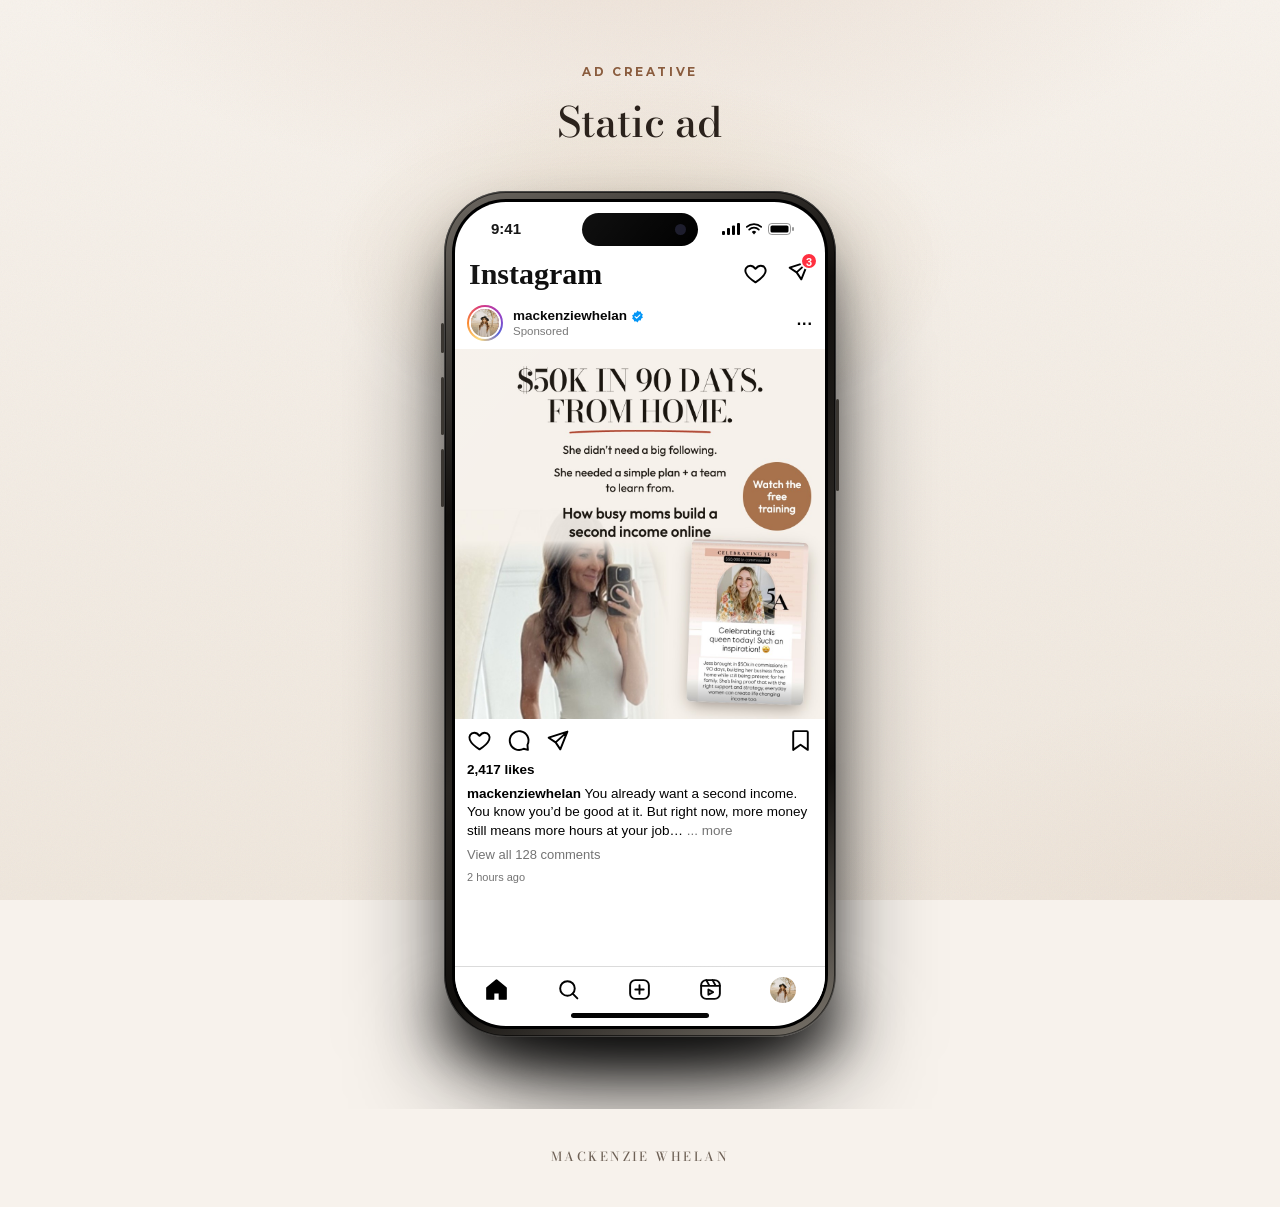
<file: static-ad/index.html>
<!doctype html>
<html lang="en">
<head>
  <meta charset="utf-8" />
  <meta name="viewport" content="width=device-width, initial-scale=1" />
  <title>Static ad · Mackenzie Whelan</title>
  <meta name="robots" content="noindex" />
  <script>document.documentElement.className += " js";</script>
  <link rel="icon" href="../assets/img/favicon.png" type="image/png" />
  <link rel="stylesheet" href="../vsl/vsl.css" />
  <link rel="stylesheet" href="../assets/brand.css" />
  <link rel="stylesheet" href="../assets/phone.css" />
</head>
<body>
  <main class="page">
    <section class="sa">
      <div class="sa__glow" aria-hidden="true"></div>
      <div class="sa__intro">
        <p class="eyebrow reveal">Ad creative</p>
        <h1 class="sa__title reveal" style="--i:1">Static ad</h1>
      </div>
      <div class="stage">
        <div class="phone-wrap reveal rv" id="pw">
          <div class="iphone">
            <span class="btn-side l" style="top:132px;height:30px"></span><span class="btn-side l" style="top:186px;height:58px"></span><span class="btn-side l" style="top:258px;height:58px"></span><span class="btn-side r" style="top:208px;height:92px"></span>
            <div class="screen">
              <div class="status"><span>9:41</span><span class="island"></span><span class="ic"><svg viewBox="0 0 18 12"><rect x="0" y="8" width="3" height="4" rx="1" fill="#000"/><rect x="5" y="5" width="3" height="7" rx="1" fill="#000"/><rect x="10" y="2.5" width="3" height="9.5" rx="1" fill="#000"/><rect x="15" y="0" width="3" height="12" rx="1" fill="#000"/></svg><svg viewBox="0 0 16 12"><path d="M8 11.5l2.2-2.6a3.2 3.2 0 0 0-4.4 0z" fill="#000"/><path d="M3.2 6.6a6.8 6.8 0 0 1 9.6 0" stroke="#000" stroke-width="1.8" fill="none" stroke-linecap="round"/><path d="M.8 3.9a10.5 10.5 0 0 1 14.4 0" stroke="#000" stroke-width="1.8" fill="none" stroke-linecap="round"/></svg><svg viewBox="0 0 27 12"><rect x=".5" y=".5" width="22" height="11" rx="3.2" fill="none" stroke="#000" opacity=".4"/><rect x="2.5" y="2.5" width="18" height="7" rx="1.6" fill="#000"/><rect x="24" y="4" width="2" height="4" rx="1" fill="#000" opacity=".4"/></svg></span></div>
              <div class="ig-top"><span class="ig-logo">Instagram</span><span class="ic"><svg viewBox="0 0 24 24"><path d="M12 20.5s-7.5-4.6-9.3-9.2C1.4 8 3.4 4.5 7 4.5c2.1 0 3.6 1.2 5 3 1.4-1.8 2.9-3 5-3 3.6 0 5.6 3.5 4.3 6.8-1.8 4.6-9.3 9.2-9.3 9.2z"/></svg><span style="position:relative"><svg viewBox="0 0 24 24"><path d="M21.5 3.5L10.2 13.8M21.5 3.5l-6.8 17-4.5-6.7-6.7-4.5z"/></svg><span class="ig-badge">3</span></span></span></div>
              <div class="feed">
                <div class="post-head"><span class="avatar-ring"><img src="../assets/img/profile/pfp.jpg" alt="" /></span><span class="who"><b>mackenziewhelan <svg class="verified" viewBox="0 0 24 24"><path fill="#0095F6" d="M12 1l2.6 2.2 3.4-.4.9 3.3 3 1.7-1.4 3.2 1.4 3.2-3 1.7-.9 3.3-3.4-.4L12 23l-2.6-2.2-3.4.4-.9-3.3-3-1.7L3.5 13 2.1 9.8l3-1.7.9-3.3 3.4.4z"/><path d="M7.5 12.2l3 3 6-6" stroke="#fff" stroke-width="2" fill="none" stroke-linecap="round" stroke-linejoin="round"/></svg></b><small>Sponsored</small></span><span class="dots3">&middot;&middot;&middot;</span></div>
                <a class="post-media" href="../video/" target="_blank" rel="noopener"><img src="../assets/img/ads/static-ad.jpg?v=1" alt="Static ad: $50K in 90 days, from home" /></a>
                <div class="actions"><svg viewBox="0 0 24 24"><path d="M12 20.5s-7.5-4.6-9.3-9.2C1.4 8 3.4 4.5 7 4.5c2.1 0 3.6 1.2 5 3 1.4-1.8 2.9-3 5-3 3.6 0 5.6 3.5 4.3 6.8-1.8 4.6-9.3 9.2-9.3 9.2z"/></svg><svg viewBox="0 0 24 24"><path d="M20.6 16.2A9 9 0 1 0 17 19.9L21 21z"/></svg><svg viewBox="0 0 24 24"><path d="M21.5 3.5L10.2 13.8M21.5 3.5l-6.8 17-4.5-6.7-6.7-4.5z"/></svg><span class="spacer"></span><svg viewBox="0 0 24 24"><path d="M19 21l-7-5-7 5V4a1 1 0 0 1 1-1h12a1 1 0 0 1 1 1z"/></svg></div>
                <p class="likes">2,417 likes</p>
                <p class="caption"><b>mackenziewhelan</b> You already want a second income. You know you&rsquo;d be good at it. But right now, more money still means more hours at your job&hellip; <span class="more">... more</span></p>
                <p class="comments">View all 128 comments</p>
                <p class="stamp">2 hours ago</p>
              </div>
              <div class="tabbar"><svg viewBox="0 0 24 24"><path d="M3 10.5L12 3l9 7.5V21h-6v-6H9v6H3z" fill="#000"/></svg><svg viewBox="0 0 24 24"><circle cx="11" cy="11" r="7"/><path d="M20.5 20.5l-4.5-4.5"/></svg><svg viewBox="0 0 24 24"><rect x="3" y="3" width="18" height="18" rx="5"/><path d="M12 8v8M8 12h8"/></svg><svg viewBox="0 0 24 24"><rect x="3" y="3" width="18" height="18" rx="5"/><path d="M3 8.5h18M8 3l3 5.5M14 3l3 5.5M10 12v5l4.5-2.5z"/></svg><img class="me" src="../assets/img/profile/pfp.jpg" alt="" /></div>
              <div class="homebar"></div>
            </div>
          </div>
          
        </div>
      </div>
      
    </section>
  </main>
  <footer class="brandfoot">
    <div class="brand">
      <span class="brand__word">Mackenzie Whelan</span>
    </div>
  </footer>
  <script src="../vsl/vsl.js"></script>
  
</body>
</html>
</file>
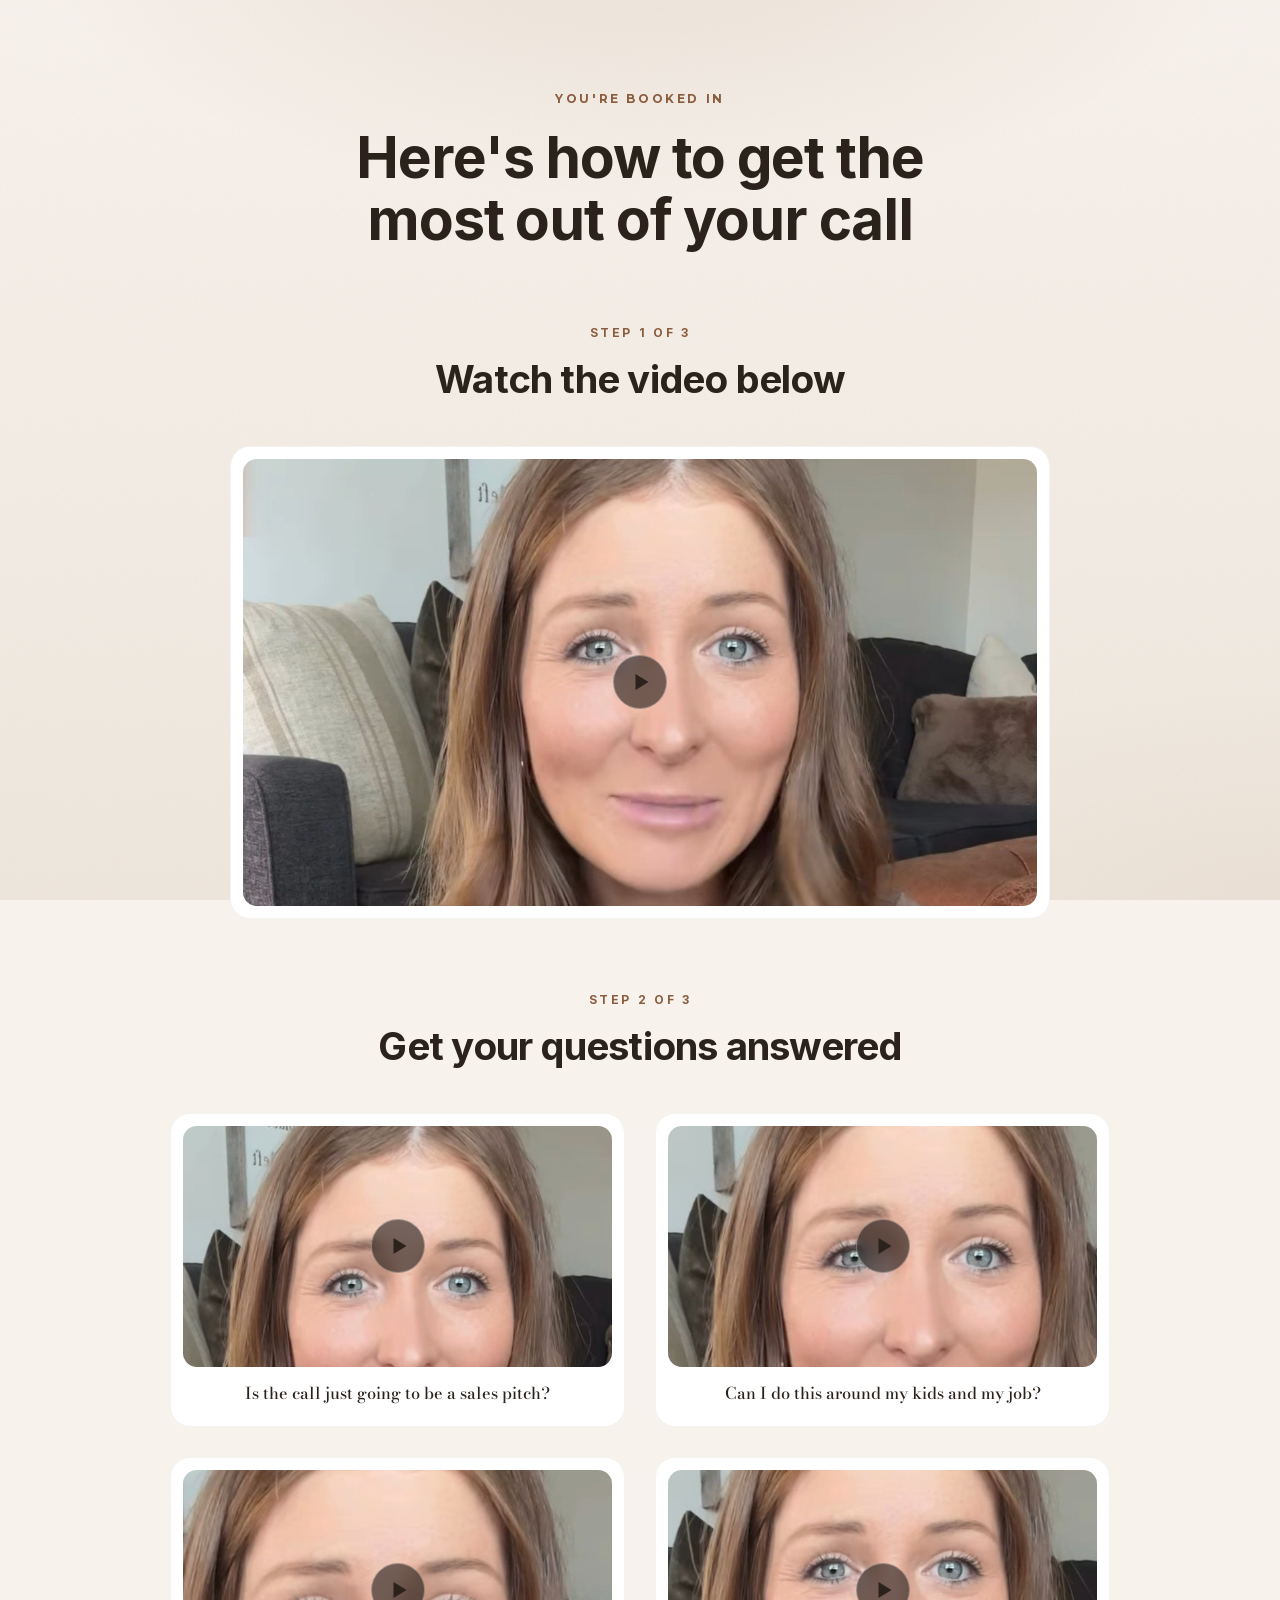
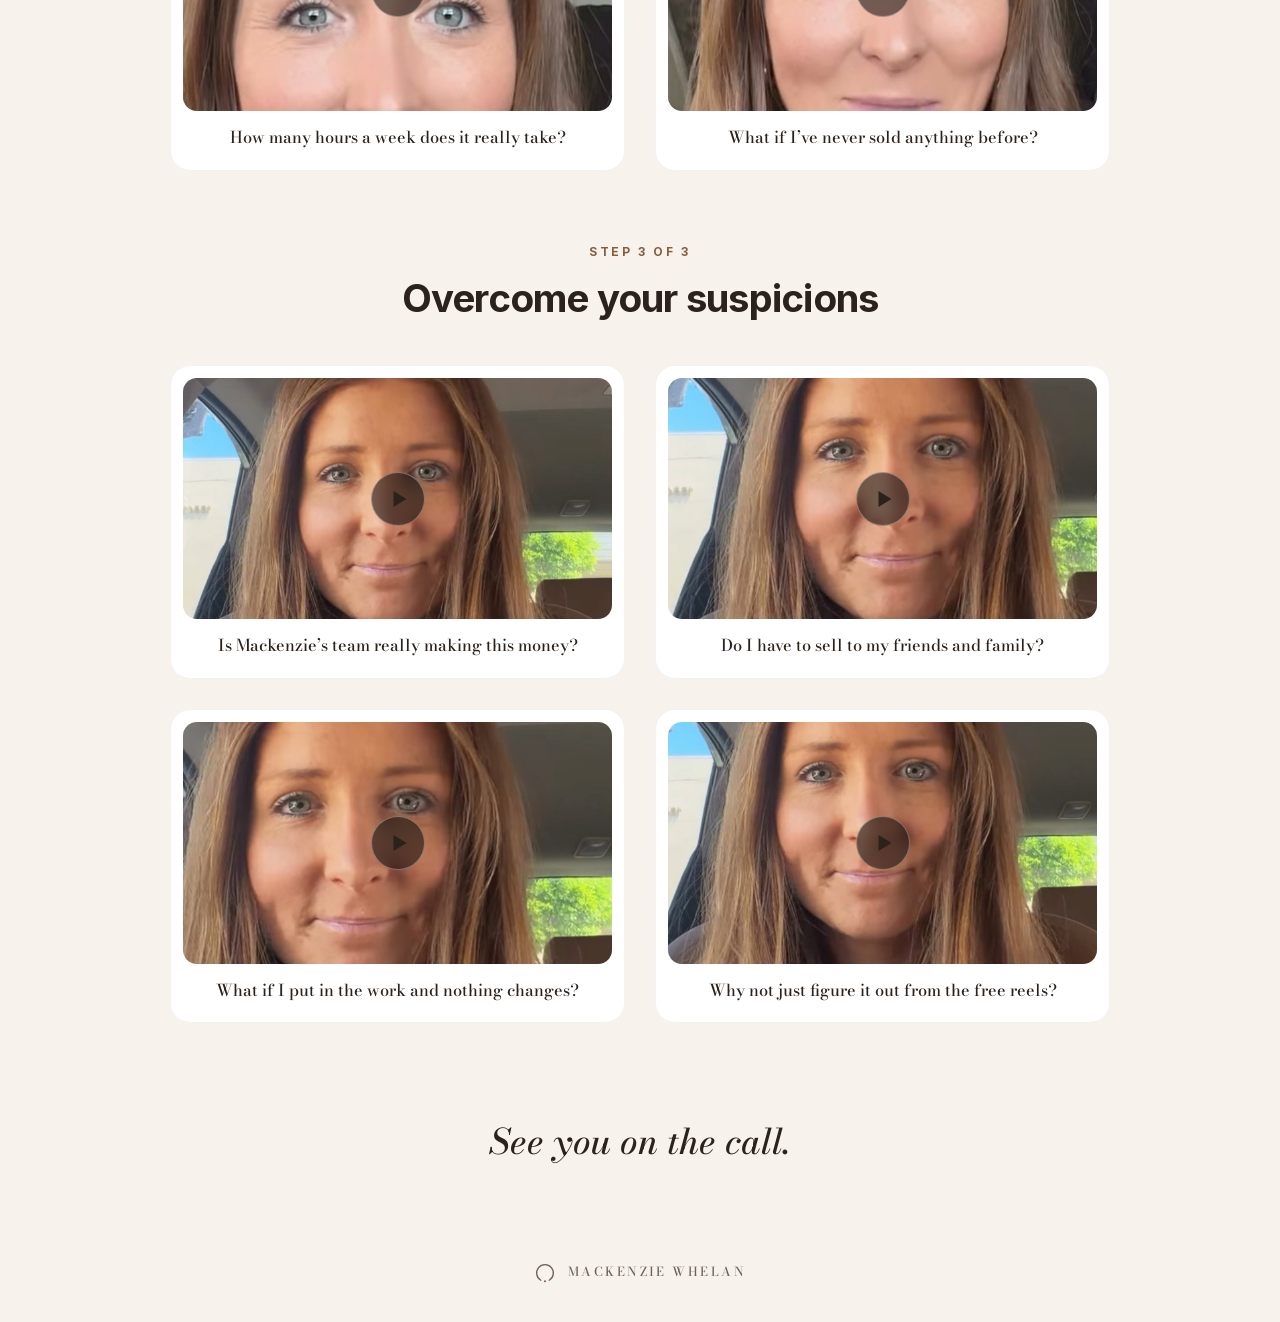
<file: thank-you/index.html>
<!doctype html>
<html lang="en">
<head>
  <meta charset="utf-8" />
  <meta name="viewport" content="width=device-width, initial-scale=1" />
  <title>You're booked in · Mackenzie Whelan</title>
  <meta name="robots" content="noindex" />
  <script>document.documentElement.className += " js";</script>
  <link rel="icon" href="../assets/img/favicon.png" type="image/png" />
  <link rel="apple-touch-icon" href="../assets/img/apple-touch-icon.png" />
  <link rel="stylesheet" href="../assets/vendor/lenis.css" />
  <link rel="stylesheet" href="../vsl/vsl.css" />
  <link rel="stylesheet" href="../assets/brand.css" />
<link href="https://fonts.googleapis.com/css2?family=Inter:wght@400;500;600;700&display=swap" rel="stylesheet" />
<style>@font-face{font-family:"SF Pro Display Bold";src:url("https://framerusercontent.com/assets/e2xSj9IcJ8dsIvELAZDx3LfWno.woff2");font-display:swap;font-weight:700}
body{font-family:Inter,-apple-system,sans-serif}h1,h2,h3{font-family:"SF Pro Display Bold",Inter,-apple-system,sans-serif!important;font-weight:700!important;font-style:normal!important;letter-spacing:-.01em}</style>
</head>
<body>
  <main class="page">
    <section class="hero" style="padding-bottom:0">
      <p class="eyebrow hero__eyebrow">You're booked in</p>
      <h1 class="hero__title">Here's how to get the most out of your call</h1>
    </section>

    <div class="container">
      <!-- Step 1 · welcome video (video X: one unique frame) -->
      <section class="ty-step">
        <p class="ty-step__label reveal">Step 1 of 3</p>
        <h2 class="ty-step__title reveal" style="--i:1">Watch the video below</h2>
        
        <figure class="ccard ccard--hero reveal reveal--pop" style="--i:2">
          <span class="ccard__thumb"><img src="../assets/img/thankyou/welcome.jpg" alt="Welcome video from Mackenzie" /><span class="ccard__play" aria-hidden="true"></span></span>
        </figure>
      </section>

      <!-- Step 2 · breakouts (video Y: frames from one sitting) -->
      <section class="ty-step">
        <p class="ty-step__label reveal">Step 2 of 3</p>
        <h2 class="ty-step__title reveal" style="--i:1">Get your questions answered</h2>
        <div class="grid2">
          <figure class="ccard reveal reveal--pop" style="--i:0">
            <span class="ccard__thumb"><img src="../assets/img/thankyou/q1.jpg" alt="" loading="lazy" /><span class="ccard__play" aria-hidden="true"></span></span>
            <figcaption class="ccard__cap" style="padding-top:16px">Is the call just going to be a sales pitch?</figcaption>
          </figure>
          <figure class="ccard reveal reveal--pop" style="--i:1">
            <span class="ccard__thumb"><img src="../assets/img/thankyou/q2.jpg" alt="" loading="lazy" /><span class="ccard__play" aria-hidden="true"></span></span>
            <figcaption class="ccard__cap" style="padding-top:16px">Can I do this around my kids and my job?</figcaption>
          </figure>
          <figure class="ccard reveal reveal--pop" style="--i:2">
            <span class="ccard__thumb"><img src="../assets/img/thankyou/q3.jpg" alt="" loading="lazy" /><span class="ccard__play" aria-hidden="true"></span></span>
            <figcaption class="ccard__cap" style="padding-top:16px">How many hours a week does it really take?</figcaption>
          </figure>
          <figure class="ccard reveal reveal--pop" style="--i:3">
            <span class="ccard__thumb"><img src="../assets/img/thankyou/q4.jpg" alt="" loading="lazy" /><span class="ccard__play" aria-hidden="true"></span></span>
            <figcaption class="ccard__cap" style="padding-top:16px">What if I&rsquo;ve never sold anything before?</figcaption>
          </figure>
        </div>
      </section>

      <!-- Step 3 · due diligence (video Z: frames from one other sitting) -->
      <section class="ty-step">
        <p class="ty-step__label reveal">Step 3 of 3</p>
        <h2 class="ty-step__title reveal" style="--i:1">Overcome your suspicions</h2>
        <div class="grid2">
          <figure class="ccard reveal reveal--pop" style="--i:0">
            <span class="ccard__thumb"><img src="../assets/img/thankyou/s1.jpg" alt="" loading="lazy" /><span class="ccard__play" aria-hidden="true"></span></span>
            <figcaption class="ccard__cap" style="padding-top:16px">Is Mackenzie&rsquo;s team really making this money?</figcaption>
          </figure>
          <figure class="ccard reveal reveal--pop" style="--i:1">
            <span class="ccard__thumb"><img src="../assets/img/thankyou/s2.jpg" alt="" loading="lazy" /><span class="ccard__play" aria-hidden="true"></span></span>
            <figcaption class="ccard__cap" style="padding-top:16px">Do I have to sell to my friends and family?</figcaption>
          </figure>
          <figure class="ccard reveal reveal--pop" style="--i:2">
            <span class="ccard__thumb"><img src="../assets/img/thankyou/s3.jpg" alt="" loading="lazy" /><span class="ccard__play" aria-hidden="true"></span></span>
            <figcaption class="ccard__cap" style="padding-top:16px">What if I put in the work and nothing changes?</figcaption>
          </figure>
          <figure class="ccard reveal reveal--pop" style="--i:3">
            <span class="ccard__thumb"><img src="../assets/img/thankyou/s4.jpg" alt="" loading="lazy" /><span class="ccard__play" aria-hidden="true"></span></span>
            <figcaption class="ccard__cap" style="padding-top:16px">Why not just figure it out from the free reels?</figcaption>
          </figure>
        </div>
      </section>

      <p class="ty__signoff reveal">See you on the call.</p>
    </div>
  </main>

  <footer class="brandfoot">
    <div class="brand">
      <svg class="seal" viewBox="0 0 100 100" aria-hidden="true"><path class="seal__arc" d="M31 82.9 A38 38 0 1 1 69 82.9" /><circle class="seal__dot" cx="50" cy="88" r="4.6" /></svg>
      <span class="brand__word">Mackenzie Whelan</span>
    </div>
  </footer>

  <script src="../assets/vendor/lenis.min.js"></script>
  <script src="../vsl/vsl.js"></script>
</body>
</html>
</file>
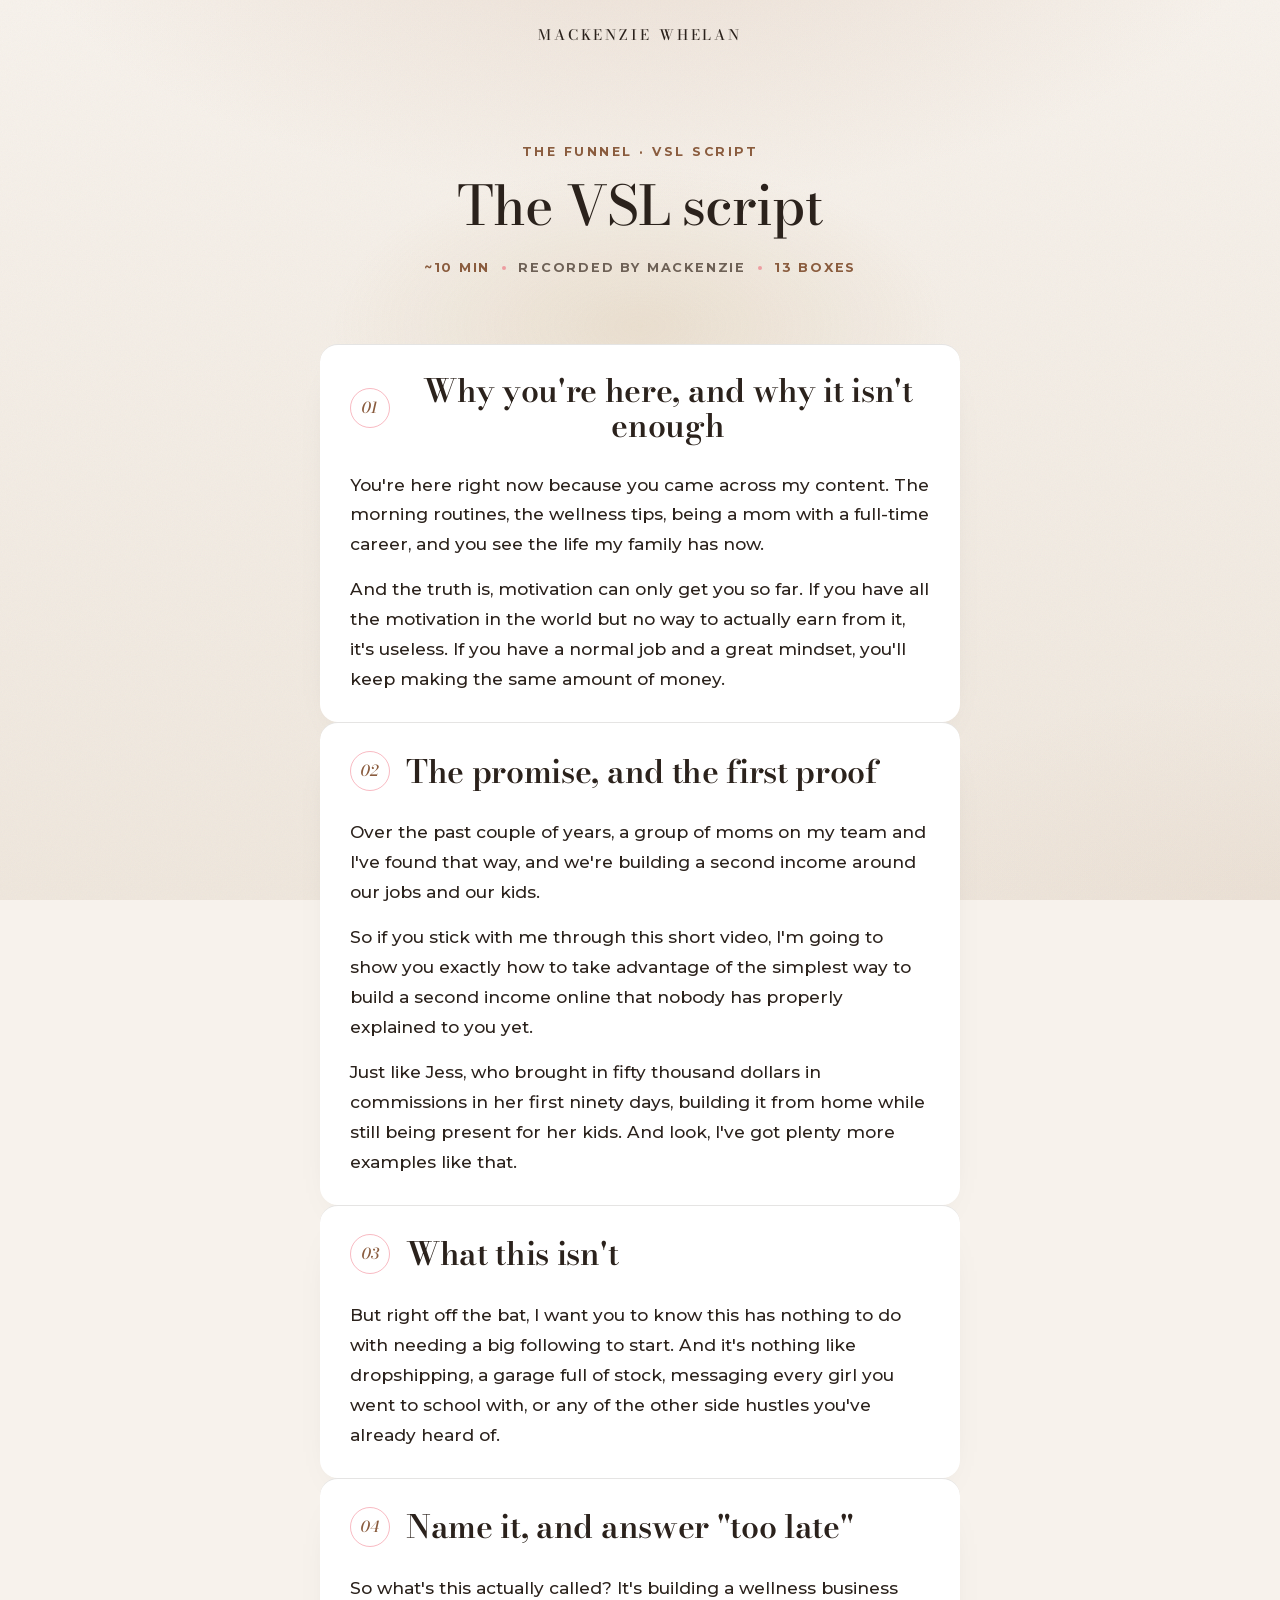
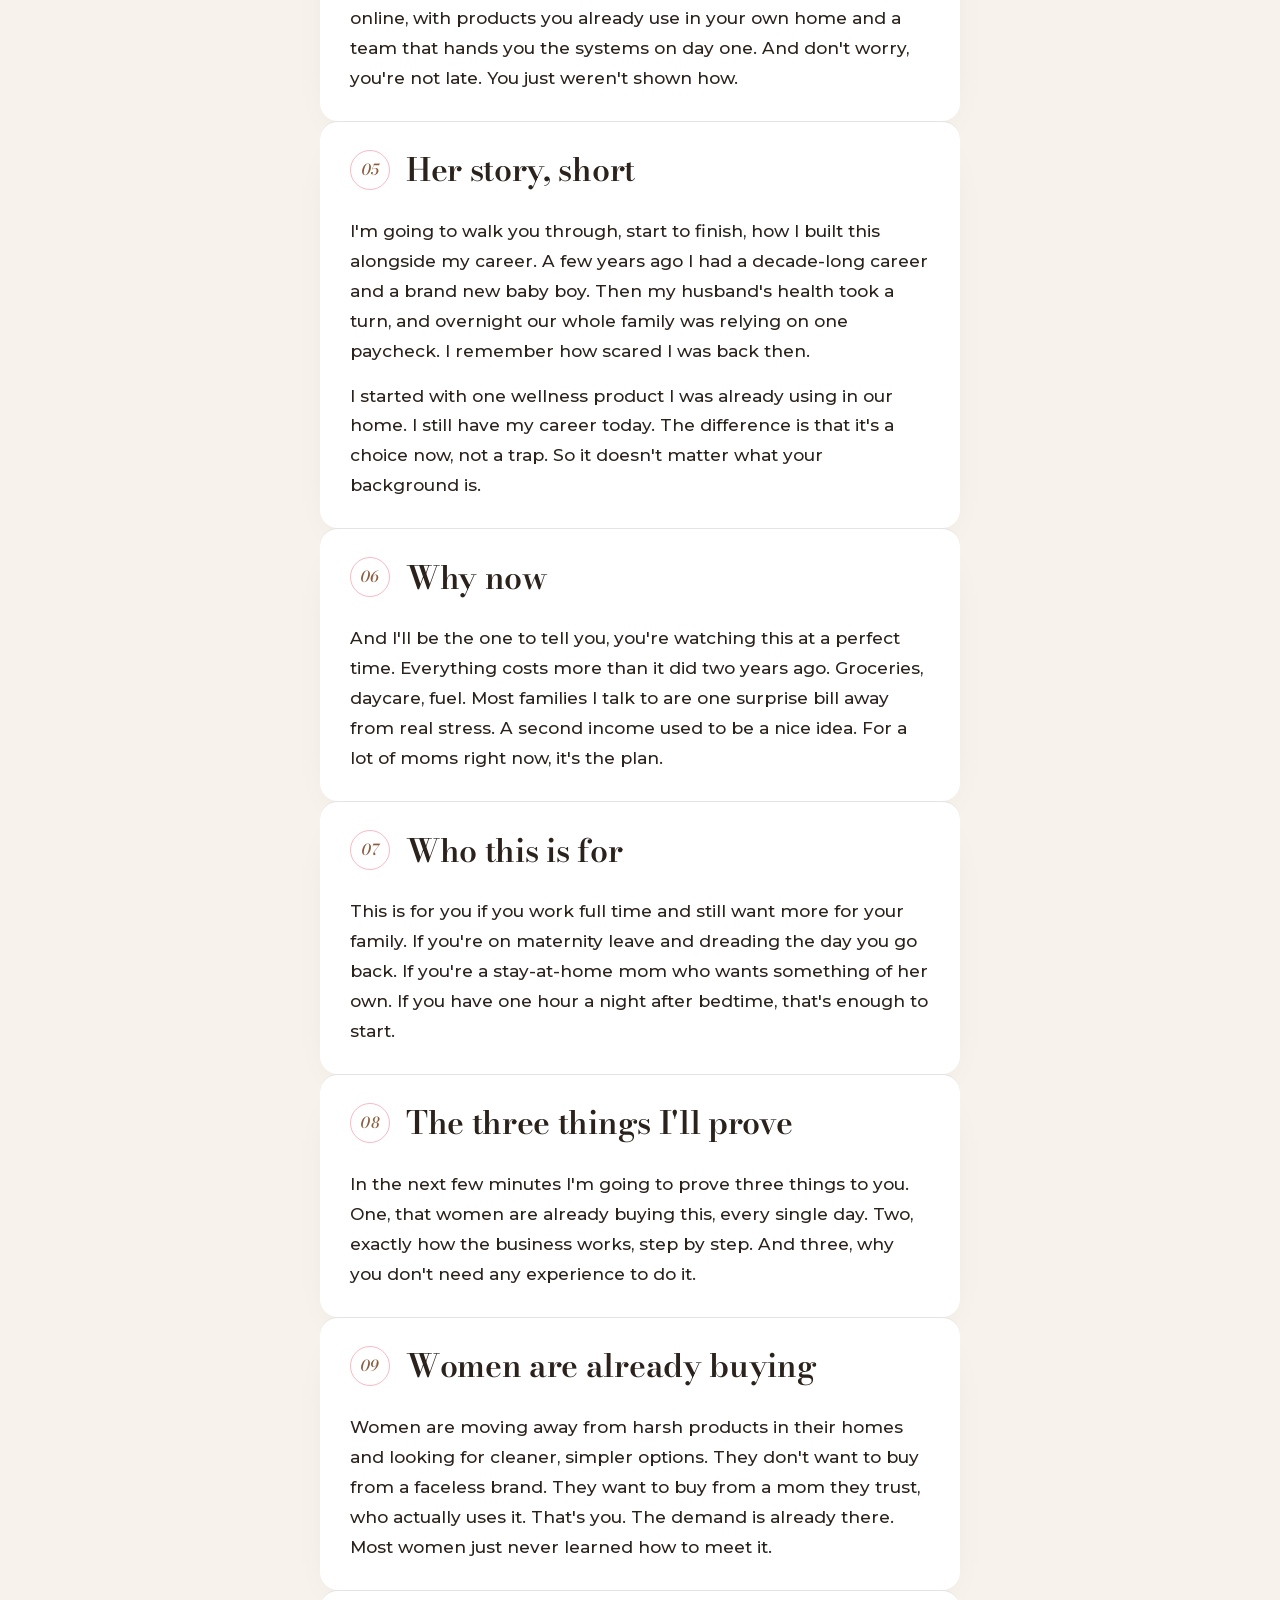
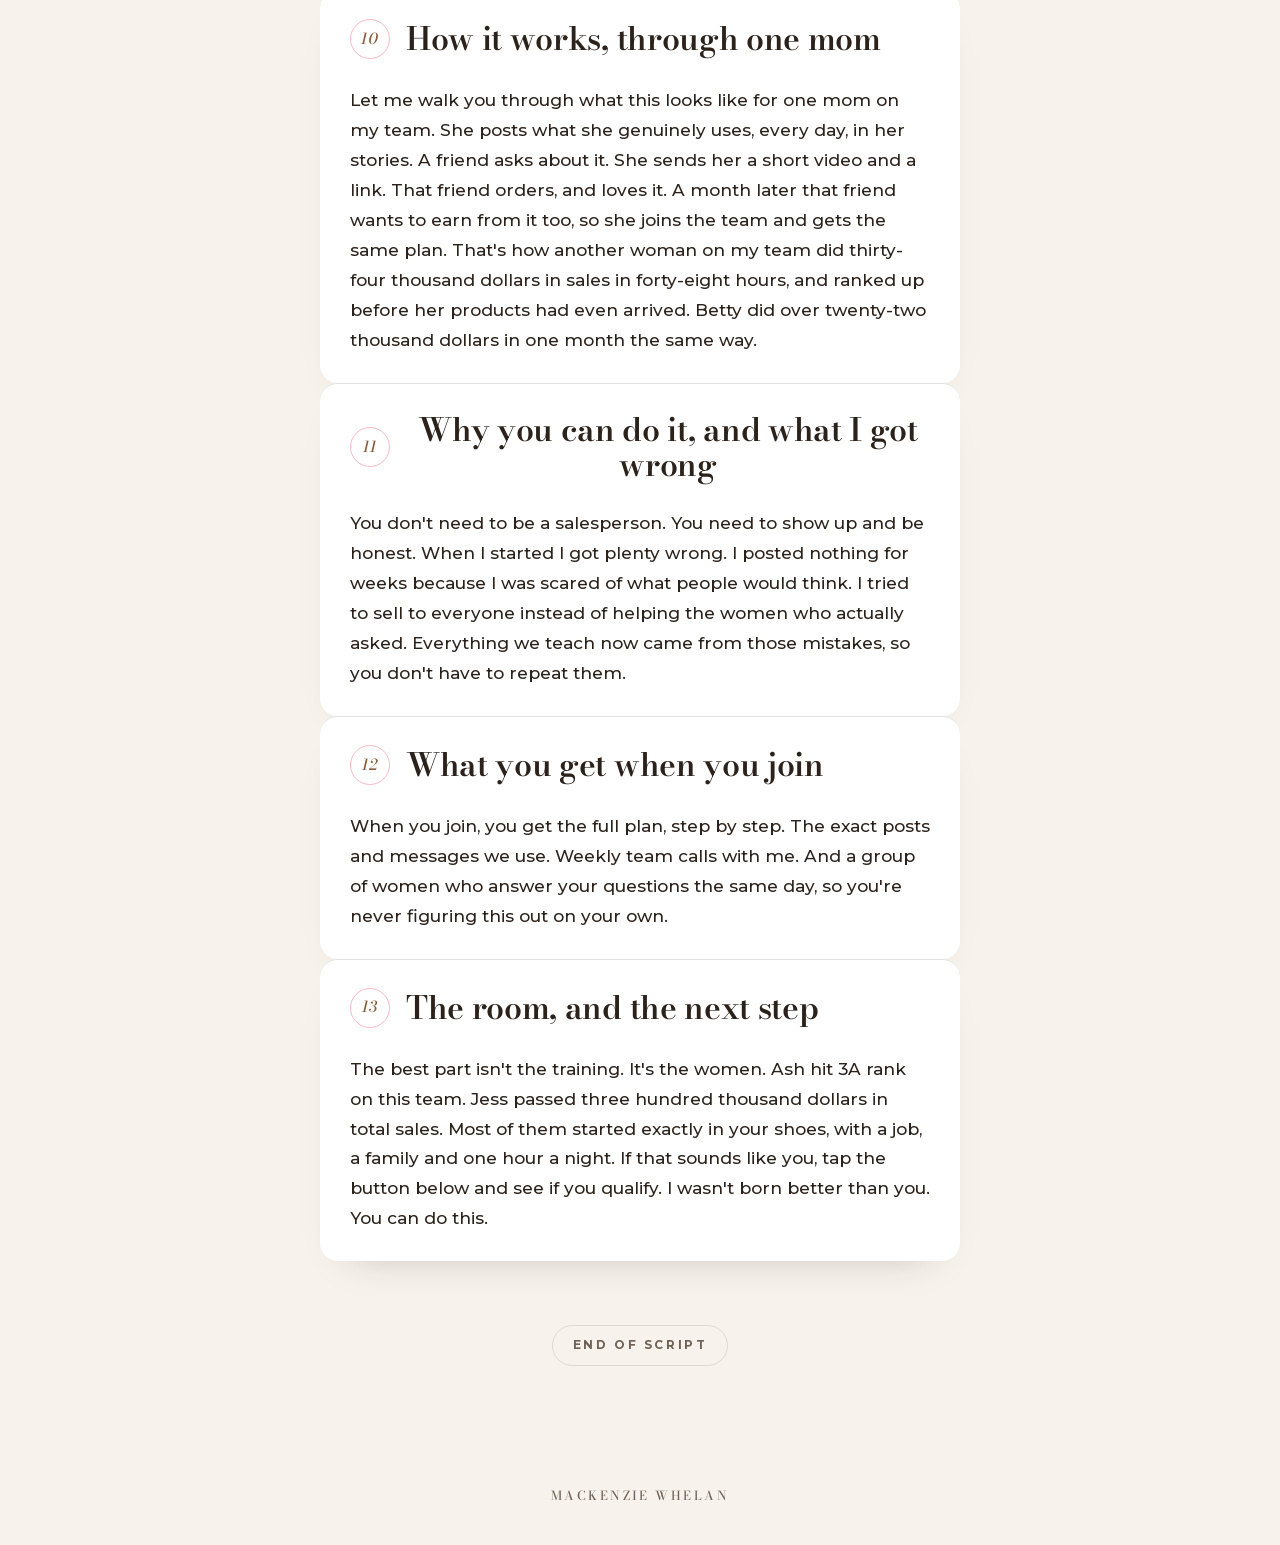
<file: vsl-script/index.html>
<!doctype html>
<html lang="en">
<head>
  <meta charset="utf-8" />
  <meta name="viewport" content="width=device-width, initial-scale=1" />
  <title>VSL Script · Mackenzie Whelan</title>
  <meta name="robots" content="noindex" />
  <script>document.documentElement.className += " js";</script>
  <link rel="icon" href="../assets/img/favicon.png" type="image/png" />
  <link rel="stylesheet" href="../assets/vendor/lenis.css" />
  <link rel="stylesheet" href="../vsl/vsl.css" />
  <link rel="stylesheet" href="../assets/brand.css" />
  <link rel="stylesheet" href="vsl-script.css?v=2" />
  <style>.cue{background:var(--accent-soft)!important;border-color:var(--hair)!important}.cue__icon{background:#fff!important}.sec{padding:28px 30px!important;border-radius:18px;background:#fff;box-shadow:0 20px 40px -32px rgba(43,34,28,.35)} .sec__body p{color:var(--ink)}</style>
<script data-topfix>try{if("scrollRestoration" in history)history.scrollRestoration="manual"}catch(e){}addEventListener("load",function(){if(!location.hash){scrollTo(0,0);setTimeout(function(){scrollTo(0,0)},50)}});</script>
</head>
<body>
  <header class="brandbar"><div class="brand"><span class="brand__word">Mackenzie Whelan</span></div></header>
  <main class="page">
    <section class="script">
      <div class="script__glow" aria-hidden="true"></div>
      <div class="container">
        <header class="script__intro">
          <p class="script__eyebrow reveal">The funnel · VSL script</p>
          <h1 class="script__title reveal" style="--i:1">The VSL script</h1>
          <p class="script__meta reveal" style="--i:2"><b>~10 min</b> <span class="dot" aria-hidden="true"></span> recorded by Mackenzie <span class="dot" aria-hidden="true"></span> <b>13 boxes</b></p>
        </header>
        <section class="sec reveal">
          <div class="sec__head"><span class="sec__num">01</span><h2 class="sec__title">Why you're here, and why it isn't enough</h2></div>
          <div class="sec__body"><p>You're here right now because you came across my content. The morning routines, the wellness tips, being a mom with a full-time career, and you see the life my family has now.</p><p>And the truth is, motivation can only get you so far. If you have all the motivation in the world but no way to actually earn from it, it's useless. If you have a normal job and a great mindset, you'll keep making the same amount of money.</p></div>
        </section>
        <section class="sec reveal">
          <div class="sec__head"><span class="sec__num">02</span><h2 class="sec__title">The promise, and the first proof</h2></div>
          <div class="sec__body"><p>Over the past couple of years, a group of moms on my team and I've found that way, and we're building a second income around our jobs and our kids.</p><p>So if you stick with me through this short video, I'm going to show you exactly how to take advantage of the simplest way to build a second income online that nobody has properly explained to you yet.</p><p>Just like Jess, who brought in fifty thousand dollars in commissions in her first ninety days, building it from home while still being present for her kids. And look, I've got plenty more examples like that.</p></div>
        </section>
        <section class="sec reveal">
          <div class="sec__head"><span class="sec__num">03</span><h2 class="sec__title">What this isn't</h2></div>
          <div class="sec__body"><p>But right off the bat, I want you to know this has nothing to do with needing a big following to start. And it's nothing like dropshipping, a garage full of stock, messaging every girl you went to school with, or any of the other side hustles you've already heard of.</p></div>
        </section>
        <section class="sec reveal">
          <div class="sec__head"><span class="sec__num">04</span><h2 class="sec__title">Name it, and answer "too late"</h2></div>
          <div class="sec__body"><p>So what's this actually called? It's building a wellness business online, with products you already use in your own home and a team that hands you the systems on day one. And don't worry, you're not late. You just weren't shown how.</p></div>
        </section>
        <section class="sec reveal">
          <div class="sec__head"><span class="sec__num">05</span><h2 class="sec__title">Her story, short</h2></div>
          <div class="sec__body"><p>I'm going to walk you through, start to finish, how I built this alongside my career. A few years ago I had a decade-long career and a brand new baby boy. Then my husband's health took a turn, and overnight our whole family was relying on one paycheck. I remember how scared I was back then.</p><p>I started with one wellness product I was already using in our home. I still have my career today. The difference is that it's a choice now, not a trap. So it doesn't matter what your background is.</p></div>
        </section>
        <section class="sec reveal">
          <div class="sec__head"><span class="sec__num">06</span><h2 class="sec__title">Why now</h2></div>
          <div class="sec__body"><p>And I'll be the one to tell you, you're watching this at a perfect time. Everything costs more than it did two years ago. Groceries, daycare, fuel. Most families I talk to are one surprise bill away from real stress. A second income used to be a nice idea. For a lot of moms right now, it's the plan.</p></div>
        </section>
        <section class="sec reveal">
          <div class="sec__head"><span class="sec__num">07</span><h2 class="sec__title">Who this is for</h2></div>
          <div class="sec__body"><p>This is for you if you work full time and still want more for your family. If you're on maternity leave and dreading the day you go back. If you're a stay-at-home mom who wants something of her own. If you have one hour a night after bedtime, that's enough to start.</p></div>
        </section>
        <section class="sec reveal">
          <div class="sec__head"><span class="sec__num">08</span><h2 class="sec__title">The three things I'll prove</h2></div>
          <div class="sec__body"><p>In the next few minutes I'm going to prove three things to you. One, that women are already buying this, every single day. Two, exactly how the business works, step by step. And three, why you don't need any experience to do it.</p></div>
        </section>
        <section class="sec reveal">
          <div class="sec__head"><span class="sec__num">09</span><h2 class="sec__title">Women are already buying</h2></div>
          <div class="sec__body"><p>Women are moving away from harsh products in their homes and looking for cleaner, simpler options. They don't want to buy from a faceless brand. They want to buy from a mom they trust, who actually uses it. That's you. The demand is already there. Most women just never learned how to meet it.</p></div>
        </section>
        <section class="sec reveal">
          <div class="sec__head"><span class="sec__num">10</span><h2 class="sec__title">How it works, through one mom</h2></div>
          <div class="sec__body"><p>Let me walk you through what this looks like for one mom on my team. She posts what she genuinely uses, every day, in her stories. A friend asks about it. She sends her a short video and a link. That friend orders, and loves it. A month later that friend wants to earn from it too, so she joins the team and gets the same plan. That's how another woman on my team did thirty-four thousand dollars in sales in forty-eight hours, and ranked up before her products had even arrived. Betty did over twenty-two thousand dollars in one month the same way.</p></div>
        </section>
        <section class="sec reveal">
          <div class="sec__head"><span class="sec__num">11</span><h2 class="sec__title">Why you can do it, and what I got wrong</h2></div>
          <div class="sec__body"><p>You don't need to be a salesperson. You need to show up and be honest. When I started I got plenty wrong. I posted nothing for weeks because I was scared of what people would think. I tried to sell to everyone instead of helping the women who actually asked. Everything we teach now came from those mistakes, so you don't have to repeat them.</p></div>
        </section>
        <section class="sec reveal">
          <div class="sec__head"><span class="sec__num">12</span><h2 class="sec__title">What you get when you join</h2></div>
          <div class="sec__body"><p>When you join, you get the full plan, step by step. The exact posts and messages we use. Weekly team calls with me. And a group of women who answer your questions the same day, so you're never figuring this out on your own.</p></div>
        </section>
        <section class="sec reveal">
          <div class="sec__head"><span class="sec__num">13</span><h2 class="sec__title">The room, and the next step</h2></div>
          <div class="sec__body"><p>The best part isn't the training. It's the women. Ash hit 3A rank on this team. Jess passed three hundred thousand dollars in total sales. Most of them started exactly in your shoes, with a job, a family and one hour a night. If that sounds like you, tap the button below and see if you qualify. I wasn't born better than you. You can do this.</p></div>
        </section>
        <div class="script__end reveal"><span>End of script</span></div>
      </div>
    </section>
  </main>
  <footer class="brandfoot"><div class="brand"><span class="brand__word">Mackenzie Whelan</span></div></footer>
  <script src="../assets/vendor/lenis.min.js"></script>
  <script src="../vsl/vsl.js"></script>
</body>
</html>
</file>
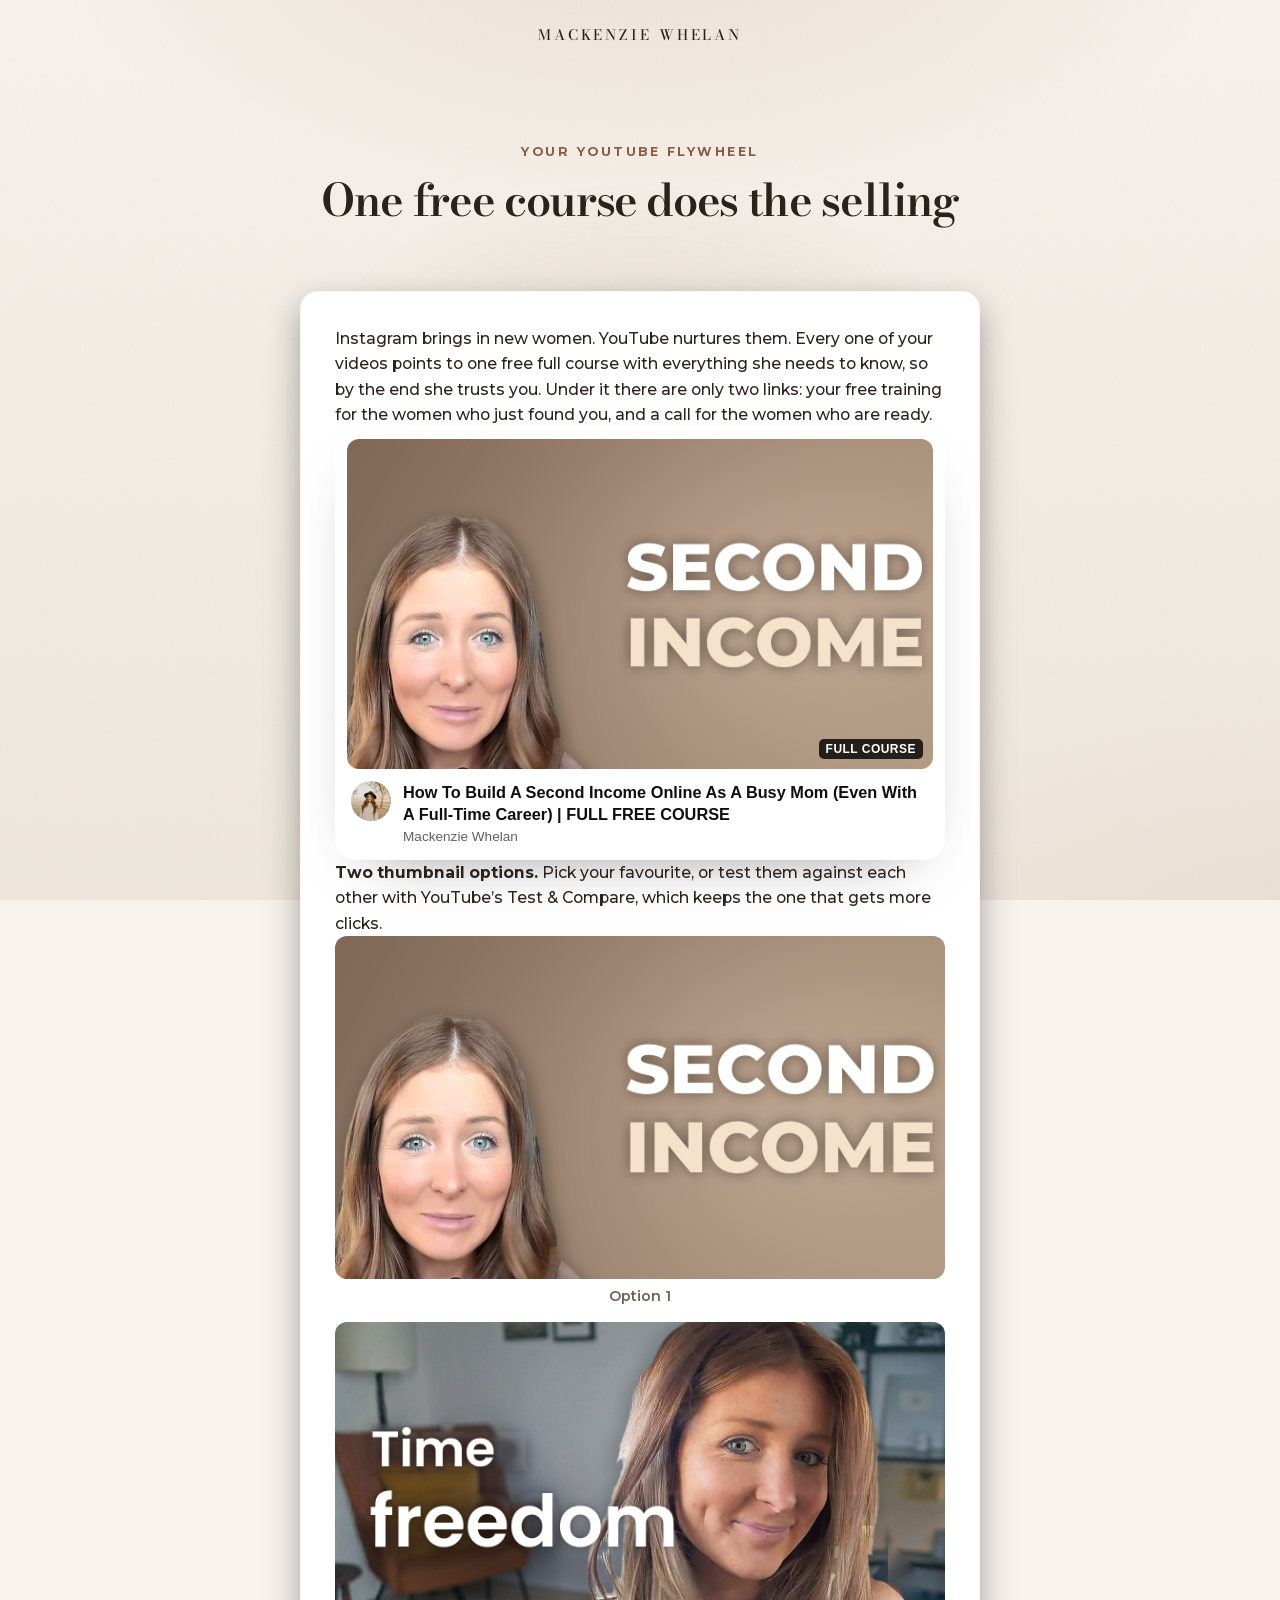
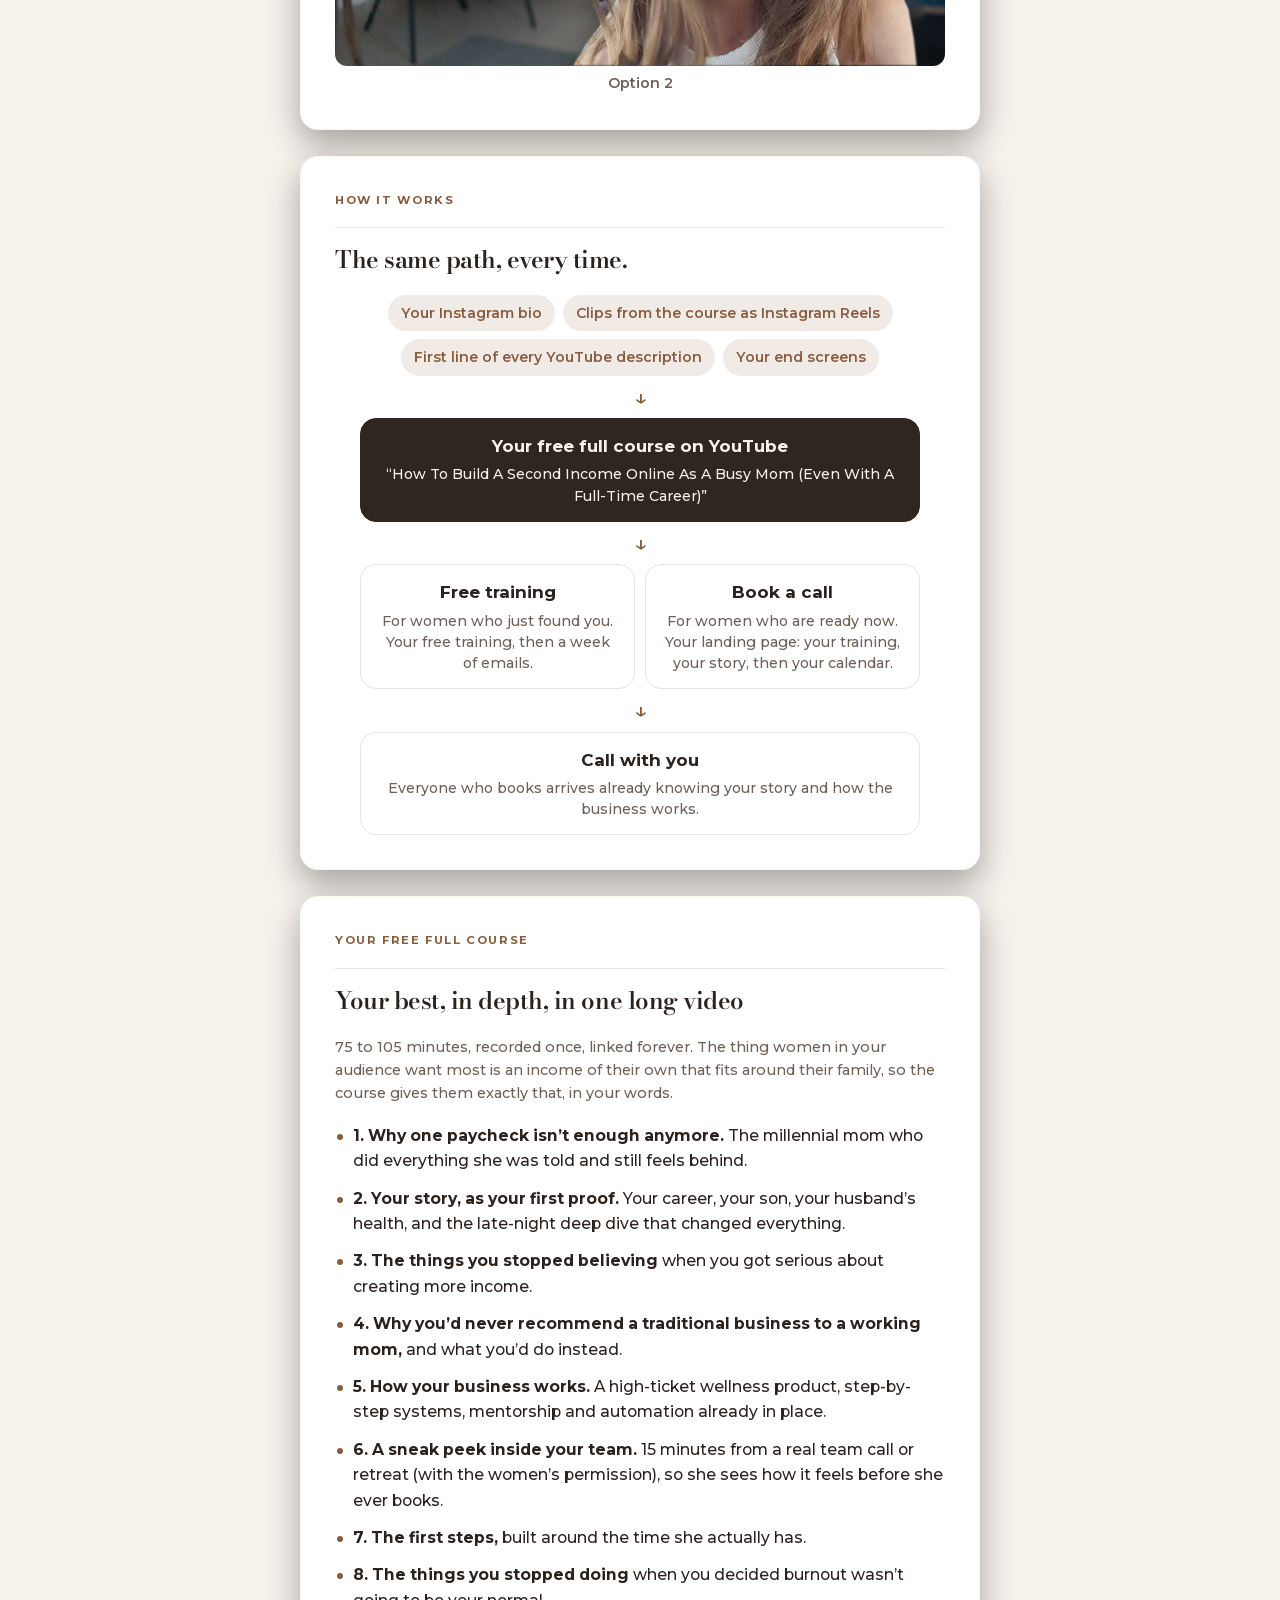
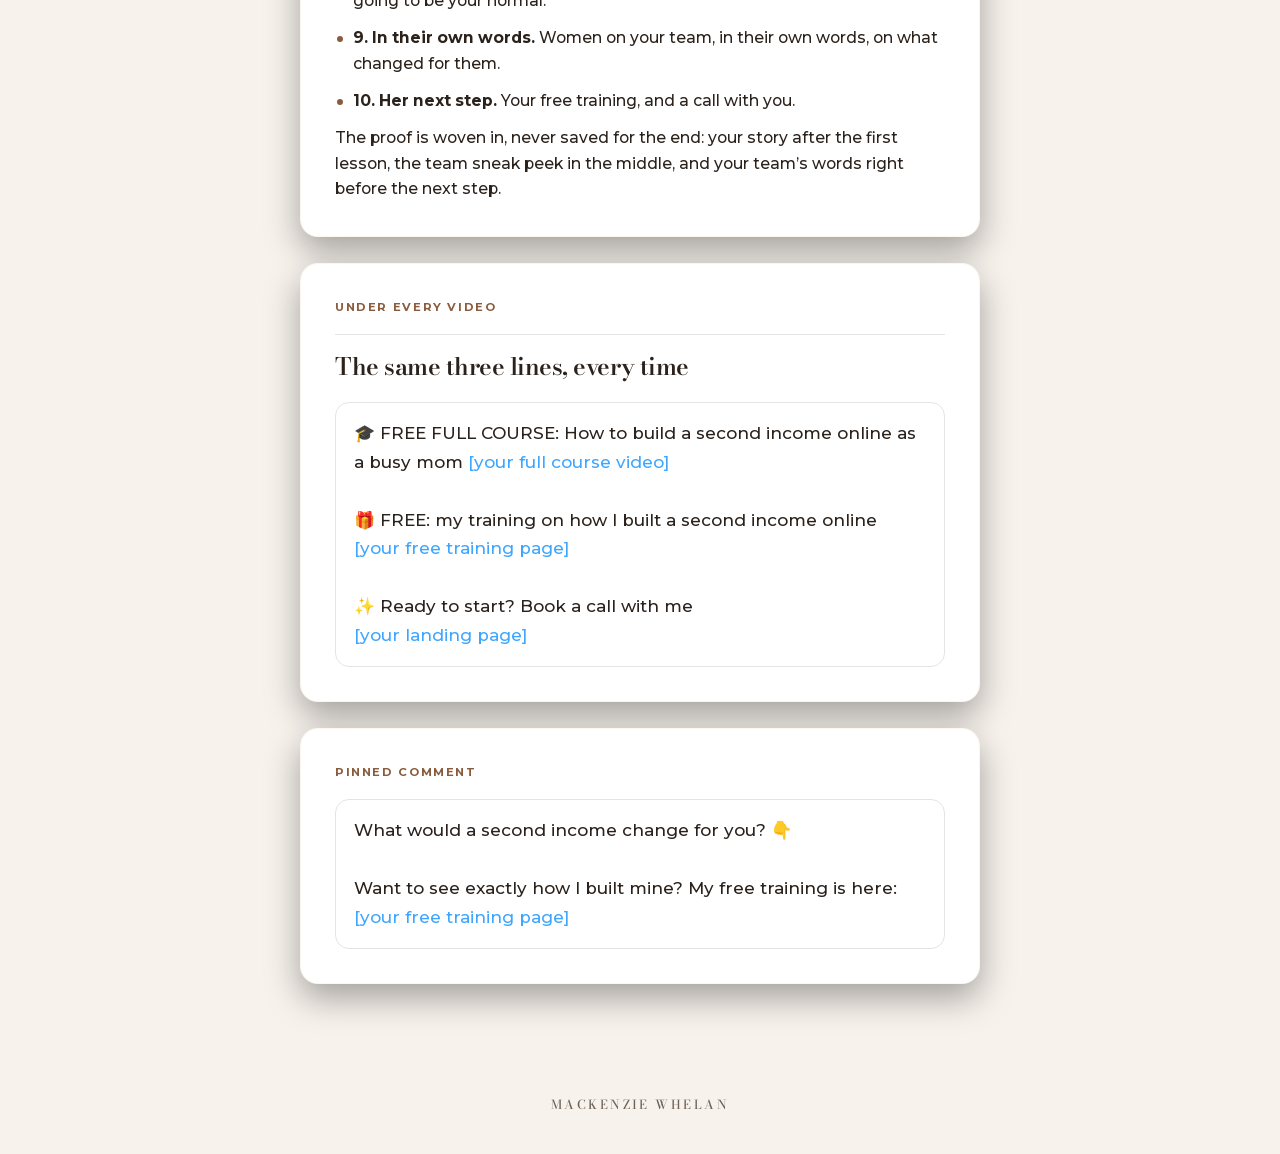
<file: youtube-flywheel/index.html>
<!doctype html>
<html lang="en">
<head>
  <meta charset="utf-8" />
  <meta name="viewport" content="width=device-width, initial-scale=1" />
  <title>YouTube flywheel · Mackenzie Whelan</title>
  <meta name="robots" content="noindex" />
  <script>document.documentElement.className += " js";</script>
  <link rel="icon" href="../assets/img/favicon.png" type="image/png" />
  <link rel="stylesheet" href="../assets/vendor/lenis.css" />
  <link rel="stylesheet" href="../vsl/vsl.css" />
  <link rel="stylesheet" href="../opted-in/opted-in.css?v=2" />
  <link rel="stylesheet" href="../assets/brand.css" />
  <style>
    .yt{background:#fff;border-radius:20px;padding:12px;box-shadow:0 24px 60px -40px rgba(0,0,0,.6)}
    .yt__thumb{position:relative;border-radius:12px;overflow:hidden}.yt__thumb img{display:block;width:100%;aspect-ratio:16/9;object-fit:cover}
    .yt__badge{position:absolute;right:10px;bottom:10px;background:rgba(0,0,0,.8);color:#fff;font:700 .75rem/1 Arial,sans-serif;padding:4px 7px;border-radius:5px;letter-spacing:.04em}
    .yt__meta{display:flex;gap:12px;align-items:flex-start;padding:12px 4px 4px}.yt__meta img{width:40px;height:40px;border-radius:50%;object-fit:cover;flex:none}
    .yt__meta b{display:block;font:600 1.02rem/1.35 Roboto,Arial,sans-serif;color:#0f0f0f}.yt__meta small{display:block;margin-top:4px;color:#606060;font:400 .85rem Roboto,Arial,sans-serif}
    .wheel{display:grid;gap:10px;justify-items:center;text-align:center;margin-top:8px}
    .node{border:1px solid var(--hair);border-radius:16px;padding:14px 18px;width:100%;max-width:560px}
    .node b{display:block}.node small{display:block;color:var(--muted);margin-top:4px;line-height:1.5}
    .node--hub{background:var(--accent);border-color:var(--accent)}.node--hub b,.node--hub small{color:var(--accent-ink)}
    .arrow-d{color:var(--accent-text);font-size:1.4rem;line-height:1}
    .two{display:grid;grid-template-columns:1fr 1fr;gap:10px;width:100%;max-width:560px}.two .node{max-width:none}
    .feeds{display:flex;flex-wrap:wrap;gap:8px;justify-content:center}.feeds span{background:var(--accent-soft);color:var(--accent-text);border-radius:999px;padding:7px 13px;font-weight:600;font-size:.88rem}
    .desc{border:1px solid var(--hair);border-radius:14px;padding:16px 18px;line-height:1.7;white-space:pre-line}
    .desc .ln{color:#3ea6ff}
    @media (max-width:560px){.two{grid-template-columns:1fr}}
  </style>
<script data-topfix>try{if("scrollRestoration" in history)history.scrollRestoration="manual"}catch(e){}addEventListener("load",function(){if(!location.hash){scrollTo(0,0);setTimeout(function(){scrollTo(0,0)},50)}});</script>
</head>
<body>
  <header class="brandbar"><div class="brand"><span class="brand__word">Mackenzie Whelan</span></div></header>
  <main class="page"><section class="seq"><div class="seq__glow" aria-hidden="true"></div><div class="container">
    <header class="seq__intro">
      <p class="seq__eyebrow reveal">Your YouTube flywheel</p>
      <h1 class="seq__title reveal" style="--i:1">One free course does the selling</h1>
    </header>
    <div class="seq__list">

      <article class="email reveal">
        <div class="email__body"><p>Instagram brings in new women. YouTube nurtures them. Every one of your videos points to one free full course with everything she needs to know, so by the end she trusts you. Under it there are only two links: your free training for the women who just found you, and a call for the women who are ready.</p></div>
        <div class="yt">
          <div class="yt__thumb"><img src="../assets/img/course-thumb-1.jpg?v=2" alt="Thumbnail option 1" /><span class="yt__badge">FULL COURSE</span></div>
          <div class="yt__meta"><img src="../assets/img/pfp.jpg" alt="" /><div><b>How To Build A Second Income Online As A Busy Mom (Even With A Full-Time Career) | FULL FREE COURSE</b><small>Mackenzie Whelan</small></div></div>
        </div>
        <div class="email__body"><p><b>Two thumbnail options.</b> Pick your favourite, or test them against each other with YouTube&rsquo;s Test &amp; Compare, which keeps the one that gets more clicks.</p></div>
        <div class="thumbs3"><figure><img src="../assets/img/course-thumb-1.jpg?v=2" alt="Option 1"><figcaption>Option 1</figcaption></figure><figure><img src="../assets/img/course-thumb-2.jpg?v=4" alt="Option 2"><figcaption>Option 2</figcaption></figure></div>
        <style>.thumbs3{display:grid;grid-template-columns:1fr;gap:14px}.thumbs3 figure{margin:0;display:grid;gap:6px;text-align:center}.thumbs3 img{width:100%;aspect-ratio:16/9;object-fit:cover;border-radius:12px;display:block}.thumbs3 figcaption{color:var(--muted);font-weight:600;font-size:.9rem}</style>
      </article>

      <article class="email reveal">
        <div class="email__head"><span class="email__tag">How it works</span></div>
        <h2 class="email__subject">The same path, every time.</h2>
        <div class="wheel">
          <div class="feeds"><span>Your Instagram bio</span><span>Clips from the course as Instagram Reels</span><span>First line of every YouTube description</span><span>Your end screens</span></div>
          <div class="arrow-d">&darr;</div>
          <div class="node node--hub"><b>Your free full course on YouTube</b><small>&ldquo;How To Build A Second Income Online As A Busy Mom (Even With A Full-Time Career)&rdquo;</small></div>
          <div class="arrow-d">&darr;</div>
          <div class="two">
            <div class="node"><b>Free training</b><small>For women who just found you. Your free training, then a week of emails.</small></div>
            <div class="node"><b>Book a call</b><small>For women who are ready now. Your landing page: your training, your story, then your calendar.</small></div>
          </div>
          <div class="arrow-d">&darr;</div>
          <div class="node"><b>Call with you</b><small>Everyone who books arrives already knowing your story and how the business works.</small></div>
        </div>
      </article>

      <article class="email reveal">
        <div class="email__head"><span class="email__tag">Your free full course</span></div>
        <h2 class="email__subject">Your best, in depth, in one long video</h2>
        <p class="email__pv">75 to 105 minutes, recorded once, linked forever. The thing women in your audience want most is an income of their own that fits around their family, so the course gives them exactly that, in your words.</p>
        <div class="email__body">
          <p class="li"><b>1. Why one paycheck isn&rsquo;t enough anymore.</b> The millennial mom who did everything she was told and still feels behind.</p>
          <p class="li"><b>2. Your story, as your first proof.</b> Your career, your son, your husband&rsquo;s health, and the late-night deep dive that changed everything.</p>
          <p class="li"><b>3. The things you stopped believing</b> when you got serious about creating more income.</p>
          <p class="li"><b>4. Why you&rsquo;d never recommend a traditional business to a working mom,</b> and what you&rsquo;d do instead.</p>
          <p class="li"><b>5. How your business works.</b> A high-ticket wellness product, step-by-step systems, mentorship and automation already in place.</p>
          <p class="li"><b>6. A sneak peek inside your team.</b> 15 minutes from a real team call or retreat (with the women&rsquo;s permission), so she sees how it feels before she ever books.</p>
          <p class="li"><b>7. The first steps,</b> built around the time she actually has.</p>
          <p class="li"><b>8. The things you stopped doing</b> when you decided burnout wasn&rsquo;t going to be your normal.</p>
          <p class="li"><b>9. In their own words.</b> Women on your team, in their own words, on what changed for them.</p>
          <p class="li"><b>10. Her next step.</b> Your free training, and a call with you.</p>
          <p>The proof is woven in, never saved for the end: your story after the first lesson, the team sneak peek in the middle, and your team&rsquo;s words right before the next step.</p>
        </div>
      </article>

      <article class="email reveal">
        <div class="email__head"><span class="email__tag">Under every video</span></div>
        <h2 class="email__subject">The same three lines, every time</h2>
        <div class="desc">&#127891; FREE FULL COURSE: How to build a second income online as a busy mom <span class="ln">[your full course video]</span>

&#127873; FREE: my training on how I built a second income online
<span class="ln">[your free training page]</span>

&#10024; Ready to start? Book a call with me
<span class="ln">[your landing page]</span></div>
      </article>

      <article class="email reveal">
        <div class="email__head"><span class="email__tag">Pinned comment</span></div>
        <div class="desc">What would a second income change for you? &#128071;

Want to see exactly how I built mine? My free training is here: <span class="ln">[your free training page]</span></div>
      </article>

    </div>
  </div></section></main>
  <footer class="brandfoot"><div class="brand"><span class="brand__word">Mackenzie Whelan</span></div></footer>
  <script src="../assets/vendor/lenis.min.js"></script>
  <script src="../vsl/vsl.js"></script>
</body>
</html>
</file>
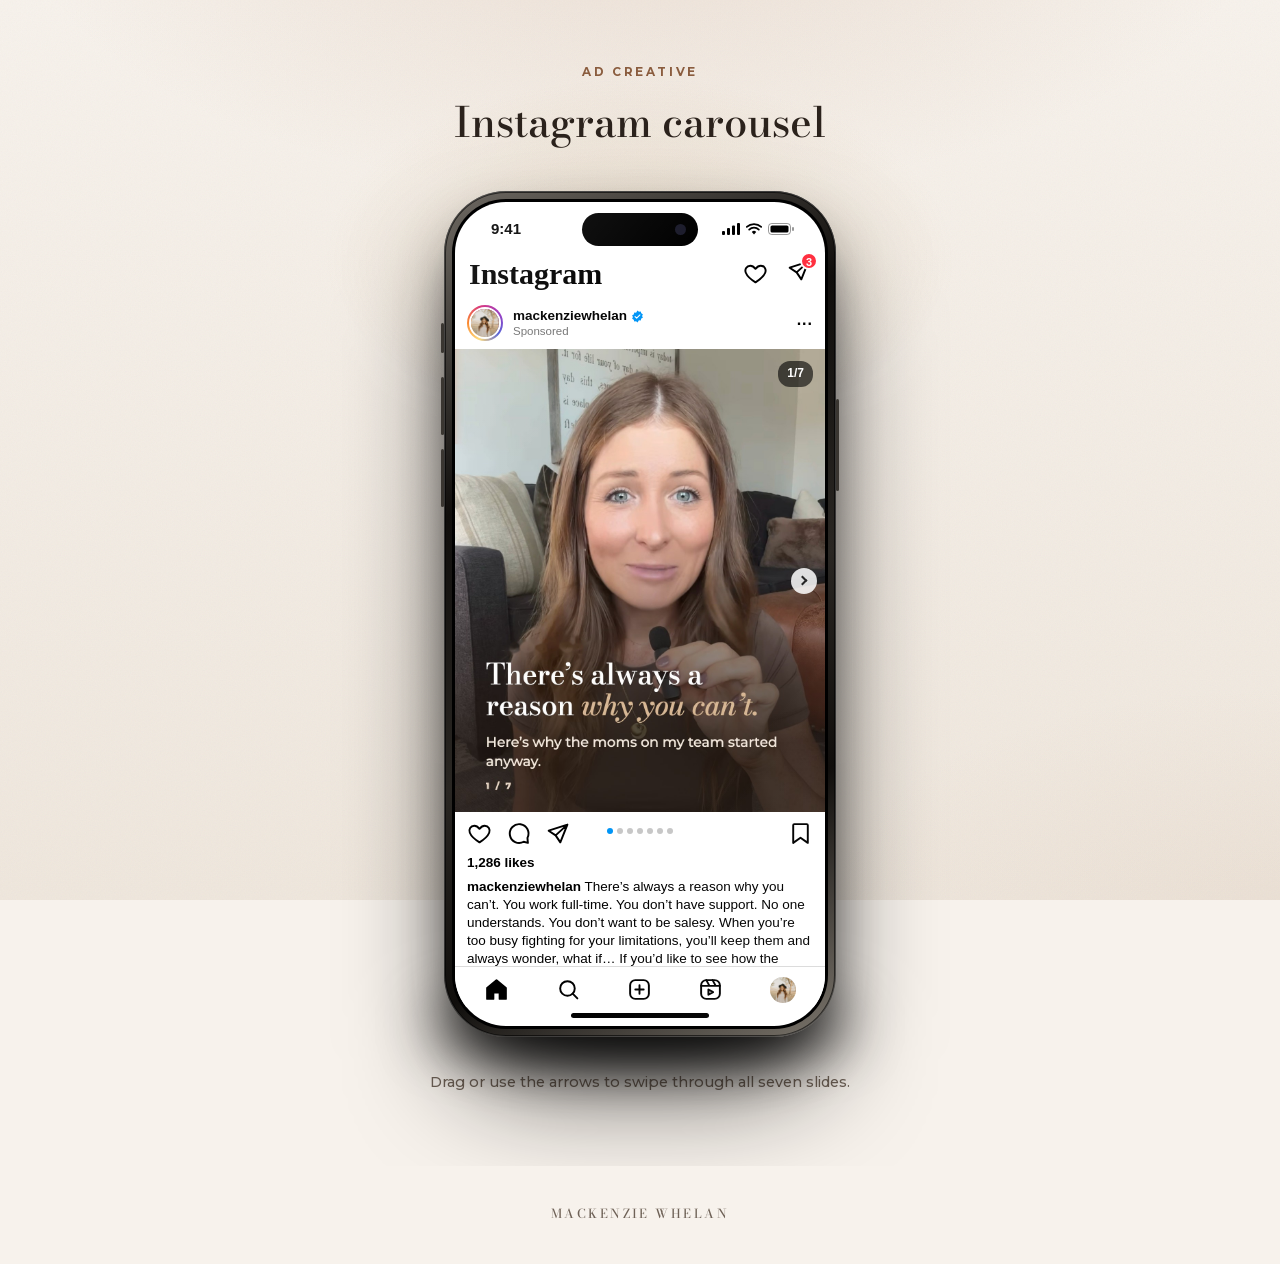
<file: carousel/phone/index.html>
<!doctype html>
<html lang="en">
<head>
  <meta charset="utf-8" />
  <meta name="viewport" content="width=device-width, initial-scale=1" />
  <title>Instagram carousel · Mackenzie Whelan</title>
  <meta name="robots" content="noindex" />
  <script>document.documentElement.className += " js";</script>
  <link rel="icon" href="../../assets/img/favicon.png" type="image/png" />
  <link rel="stylesheet" href="../../vsl/vsl.css" />
  <link rel="stylesheet" href="../../assets/brand.css" />
  <link rel="stylesheet" href="../../assets/phone.css" />
<script data-topfix>try{if("scrollRestoration" in history)history.scrollRestoration="manual"}catch(e){}addEventListener("load",function(){if(!location.hash){scrollTo(0,0);setTimeout(function(){scrollTo(0,0)},50)}});</script>
</head>
<body>
  <main class="page">
    <section class="sa">
      <div class="sa__glow" aria-hidden="true"></div>
      <div class="sa__intro">
        <p class="eyebrow reveal">Ad creative</p>
        <h1 class="sa__title reveal" style="--i:1">Instagram carousel</h1>
      </div>
      <div class="stage">
        <div class="phone-wrap reveal rv" id="pw">
          <div class="iphone">
            <span class="btn-side l" style="top:132px;height:30px"></span><span class="btn-side l" style="top:186px;height:58px"></span><span class="btn-side l" style="top:258px;height:58px"></span><span class="btn-side r" style="top:208px;height:92px"></span>
            <div class="screen">
              <div class="status"><span>9:41</span><span class="island"></span><span class="ic"><svg viewBox="0 0 18 12"><rect x="0" y="8" width="3" height="4" rx="1" fill="#000"/><rect x="5" y="5" width="3" height="7" rx="1" fill="#000"/><rect x="10" y="2.5" width="3" height="9.5" rx="1" fill="#000"/><rect x="15" y="0" width="3" height="12" rx="1" fill="#000"/></svg><svg viewBox="0 0 16 12"><path d="M8 11.5l2.2-2.6a3.2 3.2 0 0 0-4.4 0z" fill="#000"/><path d="M3.2 6.6a6.8 6.8 0 0 1 9.6 0" stroke="#000" stroke-width="1.8" fill="none" stroke-linecap="round"/><path d="M.8 3.9a10.5 10.5 0 0 1 14.4 0" stroke="#000" stroke-width="1.8" fill="none" stroke-linecap="round"/></svg><svg viewBox="0 0 27 12"><rect x=".5" y=".5" width="22" height="11" rx="3.2" fill="none" stroke="#000" opacity=".4"/><rect x="2.5" y="2.5" width="18" height="7" rx="1.6" fill="#000"/><rect x="24" y="4" width="2" height="4" rx="1" fill="#000" opacity=".4"/></svg></span></div>
              <div class="ig-top"><span class="ig-logo">Instagram</span><span class="ic"><svg viewBox="0 0 24 24"><path d="M12 20.5s-7.5-4.6-9.3-9.2C1.4 8 3.4 4.5 7 4.5c2.1 0 3.6 1.2 5 3 1.4-1.8 2.9-3 5-3 3.6 0 5.6 3.5 4.3 6.8-1.8 4.6-9.3 9.2-9.3 9.2z"/></svg><span style="position:relative"><svg viewBox="0 0 24 24"><path d="M21.5 3.5L10.2 13.8M21.5 3.5l-6.8 17-4.5-6.7-6.7-4.5z"/></svg><span class="ig-badge">3</span></span></span></div>
              <div class="feed">
                <div class="post-head"><span class="avatar-ring"><img src="../../assets/img/pfp.jpg" alt="" /></span><span class="who"><b>mackenziewhelan <svg class="verified" viewBox="0 0 24 24"><path fill="#0095F6" d="M12 1l2.6 2.2 3.4-.4.9 3.3 3 1.7-1.4 3.2 1.4 3.2-3 1.7-.9 3.3-3.4-.4L12 23l-2.6-2.2-3.4.4-.9-3.3-3-1.7L3.5 13 2.1 9.8l3-1.7.9-3.3 3.4.4z"/><path d="M7.5 12.2l3 3 6-6" stroke="#fff" stroke-width="2" fill="none" stroke-linecap="round" stroke-linejoin="round"/></svg></b><small>Sponsored</small></span><span class="dots3">&middot;&middot;&middot;</span></div>
                <div class="post-media post-media--car"><div class="ctrack" id="ctrack"><img src="../../assets/img/ads/slide-1.jpg?v=3" alt="Slide 1" draggable="false" /><img src="../../assets/img/ads/slide-2.jpg?v=3" alt="Slide 2" draggable="false" /><img src="../../assets/img/ads/slide-3.jpg?v=3" alt="Slide 3" draggable="false" /><img src="../../assets/img/ads/slide-4.jpg?v=3" alt="Slide 4" draggable="false" /><img src="../../assets/img/ads/slide-5.jpg?v=3" alt="Slide 5" draggable="false" /><img src="../../assets/img/ads/slide-6.jpg?v=3" alt="Slide 6" draggable="false" /><img src="../../assets/img/ads/slide-7.jpg?v=3" alt="Slide 7" draggable="false" /></div><button class="cnav prev" id="cprev" type="button" aria-label="Previous" disabled></button><button class="cnav next" id="cnext" type="button" aria-label="Next"></button><span class="ig-count"><span id="ccur">1</span>/7</span></div>
                <div class="actions"><svg viewBox="0 0 24 24"><path d="M12 20.5s-7.5-4.6-9.3-9.2C1.4 8 3.4 4.5 7 4.5c2.1 0 3.6 1.2 5 3 1.4-1.8 2.9-3 5-3 3.6 0 5.6 3.5 4.3 6.8-1.8 4.6-9.3 9.2-9.3 9.2z"/></svg><svg viewBox="0 0 24 24"><path d="M20.6 16.2A9 9 0 1 0 17 19.9L21 21z"/></svg><svg viewBox="0 0 24 24"><path d="M21.5 3.5L10.2 13.8M21.5 3.5l-6.8 17-4.5-6.7-6.7-4.5z"/></svg><span class="cdots" id="cdots"><span class="on"></span><span></span><span></span><span></span><span></span><span></span><span></span></span><span class="spacer"></span><svg viewBox="0 0 24 24"><path d="M19 21l-7-5-7 5V4a1 1 0 0 1 1-1h12a1 1 0 0 1 1 1z"/></svg></div>
                <p class="likes">1,286 likes</p>
                <p class="caption"><b>mackenziewhelan</b> There&rsquo;s always a reason why you can&rsquo;t. You work full-time. You don&rsquo;t have support. No one understands. You don&rsquo;t want to be salesy. When you&rsquo;re too busy fighting for your limitations, you&rsquo;ll keep them and always wonder, what if&hellip; If you&rsquo;d like to see how the moms on my team built their business, comment &ldquo;READY&rdquo; below. <span class="more">... more</span></p>
                <p class="comments">View all 128 comments</p>
                <p class="stamp">2 hours ago</p>
              </div>
              <div class="tabbar"><svg viewBox="0 0 24 24"><path d="M3 10.5L12 3l9 7.5V21h-6v-6H9v6H3z" fill="#000"/></svg><svg viewBox="0 0 24 24"><circle cx="11" cy="11" r="7"/><path d="M20.5 20.5l-4.5-4.5"/></svg><svg viewBox="0 0 24 24"><rect x="3" y="3" width="18" height="18" rx="5"/><path d="M12 8v8M8 12h8"/></svg><svg viewBox="0 0 24 24"><rect x="3" y="3" width="18" height="18" rx="5"/><path d="M3 8.5h18M8 3l3 5.5M14 3l3 5.5M10 12v5l4.5-2.5z"/></svg><img class="me" src="../../assets/img/pfp.jpg" alt="" /></div>
              <div class="homebar"></div>
            </div>
          </div>
          
        </div>
      </div>
      <p class="hint">Drag or use the arrows to swipe through all seven slides.</p>
    </section>
  </main>
  <footer class="brandfoot">
    <div class="brand">
      
      <span class="brand__word">Mackenzie Whelan</span>
    </div>
  </footer>
  <script src="../../vsl/vsl.js"></script>
  <script>
(function(){var t=document.getElementById("ctrack"),p=document.getElementById("cprev"),n=document.getElementById("cnext"),c=document.getElementById("ccur"),d=document.querySelectorAll("#cdots span"),w=document.getElementById("pw");
function cur(){return Math.round(t.scrollLeft/t.clientWidth);}
function upd(){var i=cur();c.textContent=i+1;p.disabled=i===0;n.disabled=i===6;d.forEach(function(s,k){s.classList.toggle("on",k===i)});if(i>0)w.classList.add("swiped");}
function go(i){t.scrollTo({left:i*t.clientWidth,behavior:"smooth"});}
p.onclick=function(){go(cur()-1)};n.onclick=function(){go(cur()+1)};t.addEventListener("scroll",function(){requestAnimationFrame(upd)});
document.addEventListener("keydown",function(e){if(e.key==="ArrowRight")go(cur()+1);if(e.key==="ArrowLeft")go(cur()-1);});
var down=false,sx=0,sl=0;t.addEventListener("pointerdown",function(e){if(e.pointerType!=="mouse")return;down=true;sx=e.clientX;sl=t.scrollLeft;t.style.scrollSnapType="none";});
window.addEventListener("pointermove",function(e){if(down)t.scrollLeft=sl-(e.clientX-sx);});
window.addEventListener("pointerup",function(e){if(!down)return;down=false;t.style.scrollSnapType="";var dx=e.clientX-sx;var i=Math.round(sl/t.clientWidth)+(dx<-40?1:dx>40?-1:0);go(Math.max(0,Math.min(9,i)));});})();
</script>
</body>
</html>
</file>
<file: assets/vendor/lenis.css>
html.lenis,html.lenis body{height:auto}.lenis.lenis-smooth{scroll-behavior:auto!important}.lenis.lenis-smooth [data-lenis-prevent]{overscroll-behavior:contain}.lenis.lenis-stopped{overflow:hidden}.lenis.lenis-smooth iframe{pointer-events:none}
</file>
<file: vsl/vsl.css>
/* =========================================================================
   Revenue & Identity · funnel base (system B) · shared by vsl/, thank-you/,
   offer/ and the specimen doc pages. Tokens live in assets/brand.css.
   Canvas: one continuous page-level gradient (no section seams), a low red
   bloom behind the hero, fine grain.
   ========================================================================= */
* { margin: 0; padding: 0; box-sizing: border-box; }
html { min-height: 100%; background: var(--bg); }
body { min-height: 100svh; background: transparent; color: var(--ink); -webkit-font-smoothing: antialiased; font-size: 17px; line-height: 1.6; }
body::before {
  content: ""; position: fixed; inset: 0; z-index: -2; pointer-events: none;
  background:
    radial-gradient(80% 55% at 50% -12%, rgba(168,117,79, 0.16), transparent 62%),
    radial-gradient(60% 40% at 100% 100%, rgba(168,117,79, 0.06), transparent 60%),
    linear-gradient(180deg, var(--bg) 0%, var(--bg-2) 100%);
}
body::after {
  content: ""; position: fixed; inset: 0; z-index: -1; pointer-events: none; opacity: 0.05;
  background-image: url("data:image/svg+xml,%3Csvg xmlns='http://www.w3.org/2000/svg' width='140' height='140'%3E%3Cfilter id='n'%3E%3CfeTurbulence type='fractalNoise' baseFrequency='0.8' numOctaves='2' stitchTiles='stitch'/%3E%3C/filter%3E%3Crect width='100%25' height='100%25' filter='url(%23n)'/%3E%3C/svg%3E");
  background-size: 140px 140px;
}
img { display: block; }
a { color: inherit; }
.container { width: 100%; max-width: 1080px; margin-inline: auto; padding-inline: var(--gutter); }

/* ------------------------------- Reveal --------------------------------- */
html.js .reveal { opacity: 0; transform: translateY(22px); transition: opacity 0.7s var(--ease), transform 0.7s var(--ease); transition-delay: calc(var(--i, 0) * 80ms); }
html.js .reveal.is-in { opacity: 1; transform: none; }
html.js .reveal--pop { transform: translateY(18px) scale(0.97); }
.reveal--mask { overflow: hidden; }
@media (prefers-reduced-motion: reduce) { .reveal { opacity: 1; transform: none; transition: none; } }

/* ------------------------------- Type ----------------------------------- */
.eyebrow { font-family: var(--sans); font-size: 0.74rem; font-weight: 700; letter-spacing: 0.22em; text-transform: uppercase; color: var(--accent-text); margin: 0 0 18px; }
.h2 { font-family: var(--display); font-weight: 500; font-size: clamp(1.9rem, 4.2vw, 2.9rem); line-height: 1.1; letter-spacing: -0.015em; color: var(--ink); text-wrap: balance; }
.h2 em { font-style: italic; color: var(--accent-text); }
.lede { font-size: clamp(1.02rem, 1.6vw, 1.15rem); color: var(--muted); max-width: 600px; margin: 18px auto 0; }
.sec { padding: clamp(64px, 11vh, 120px) 0; }
.sec__head { text-align: center; margin-bottom: clamp(40px, 7vh, 64px); }

/* -------------------------------- Hero ---------------------------------- */
.hero { text-align: center; max-width: 980px; margin-inline: auto; padding: clamp(52px, 10vh, 112px) var(--gutter) 0; }
.hero__eyebrow { animation: up 0.9s var(--ease) both; }
.hero__title { font-family: var(--display); font-weight: 500; font-size: clamp(2.1rem, 4.6vw, 3.55rem); line-height: 1.1; letter-spacing: -0.02em; color: var(--ink); text-wrap: balance; animation: up 0.9s var(--ease) 0.06s both; }
.hero__title em { font-style: italic; color: var(--accent-text); }
.hero__title .dim { display: block; margin-top: 10px; font-family: var(--sans); font-weight: 500; font-size: 0.42em; letter-spacing: 0; line-height: 1.4; color: var(--muted); }
.hero__sub { font-size: clamp(1.02rem, 1.8vw, 1.18rem); color: var(--muted); margin: 22px auto 0; max-width: 560px; animation: up 0.9s var(--ease) 0.14s both; }
@keyframes up { from { opacity: 0; transform: translateY(16px); } to { opacity: 1; transform: none; } }
@media (prefers-reduced-motion: reduce) { .hero__eyebrow, .hero__title, .hero__sub { animation: none; } }

/* ------------------------------- Video ---------------------------------- */
.video { margin: clamp(36px, 6vh, 56px) auto 0; max-width: 820px; width: 100%; padding-inline: var(--gutter); }
.video__frame { position: relative; display: block; width: 100%; aspect-ratio: 16 / 9; border-radius: 18px; overflow: hidden; background: #000;
  border: 1px solid var(--hair); box-shadow: 0 40px 90px -30px rgba(0, 0, 0, 0.8), 0 0 0 1px rgba(168,117,79, 0.08); }
.video__frame img { position: absolute; inset: 0; width: 100%; height: 100%; object-fit: cover; transition: transform 0.8s var(--ease); }
.video__frame:hover img { transform: scale(1.025); }
.video__scrim { position: absolute; inset: 0; background: radial-gradient(60% 60% at 50% 50%, rgba(0, 0, 0, 0.05), rgba(0, 0, 0, 0.45)); }
.play { position: absolute; top: 50%; left: 50%; width: 84px; height: 84px; border-radius: 50%; transform: translate(-50%, -50%);
  background: var(--accent); box-shadow: 0 16px 40px -8px rgba(168,117,79, 0.6); transition: transform 0.3s var(--ease); }
.play::before { content: ""; position: absolute; top: 50%; left: 54%; transform: translate(-50%, -50%); border-style: solid; border-width: 13px 0 13px 21px; border-color: transparent transparent transparent var(--accent-ink); }
.video__frame:hover .play { transform: translate(-50%, -50%) scale(1.06); }
.video__bar { position: absolute; left: 0; right: 0; bottom: 0; height: 4px; background: rgba(244, 237, 228, 0.18); }
.video__bar span { display: block; height: 100%; width: 0; background: var(--accent); }

/* ------------------------------ Buttons --------------------------------- */
.cta { text-align: center; margin-top: clamp(30px, 5vh, 44px); padding-inline: var(--gutter); }
.btn-apply { display: inline-flex; align-items: center; justify-content: center; gap: 10px; min-height: 58px; padding: 18px 42px; border: 0; border-radius: 999px;
  background: var(--accent); color: var(--accent-ink); font-family: var(--sans); font-size: 1.08rem; font-weight: 700; letter-spacing: 0.01em; cursor: pointer; text-decoration: none;
  position: relative; overflow: hidden; box-shadow: 0 18px 40px -14px rgba(168,117,79, 0.7); transition: transform 0.25s var(--ease), box-shadow 0.25s var(--ease); }
.btn-apply::after { content: ""; position: absolute; inset: 0; transform: translateX(-120%); background: linear-gradient(120deg, transparent, rgba(255, 247, 242, 0.25), transparent); transition: transform 0.7s var(--ease); }
.btn-apply:hover { transform: translateY(-2px); box-shadow: 0 24px 50px -14px rgba(168,117,79, 0.85); }
.btn-apply:hover::after { transform: translateX(120%); }
.btn-apply:active { transform: scale(0.98); }
.btn-apply .arr { width: 8px; height: 8px; border-right: 2px solid currentColor; border-bottom: 2px solid currentColor; transform: rotate(-45deg); display: inline-block; }

/* -------------------------- Video case cards ---------------------------- */
.grid2 { display: grid; grid-template-columns: repeat(2, 1fr); gap: clamp(18px, 2.6vw, 30px); max-width: 940px; margin-inline: auto; }
.ccard { display: block; text-align: center; padding: 12px; border-radius: 20px; background: var(--surface); border: 1px solid var(--hair-soft); transition: transform 0.4s var(--ease), border-color 0.4s var(--ease); }
.ccard:hover { transform: translateY(-4px); border-color: rgba(168,117,79, 0.3); }
.ccard__thumb { position: relative; display: block; border-radius: 14px; overflow: hidden; aspect-ratio: 16 / 9; background: #000; }
.ccard__thumb img { width: 100%; height: 100%; object-fit: cover; transition: transform 0.6s var(--ease); }
.ccard:hover .ccard__thumb img { transform: scale(1.04); }
.ccard__play { position: absolute; top: 50%; left: 50%; width: 54px; height: 54px; border-radius: 50%; transform: translate(-50%, -50%); background: rgba(13, 11, 11, 0.55); border: 1px solid rgba(244, 237, 228, 0.35); backdrop-filter: blur(6px); }
.ccard__play::before { content: ""; position: absolute; top: 50%; left: 54%; transform: translate(-50%, -50%); border-style: solid; border-width: 8px 0 8px 13px; border-color: transparent transparent transparent var(--ink); }
.ccard:hover .ccard__play { background: var(--accent); border-color: var(--accent); }
.ccard__name { display: block; margin: 16px 0 4px; font-size: 0.72rem; font-weight: 700; letter-spacing: 0.18em; text-transform: uppercase; color: var(--accent-text); }
.ccard__cap { display: block; padding: 0 10px 8px; font-size: 1.02rem; font-weight: 500; line-height: 1.4; color: var(--ink); }
.ccard--hero { max-width: 820px; margin-inline: auto; }

.swapcard { max-width: 940px; margin: 0 auto; padding: clamp(36px, 6vw, 56px) 24px; border: 1px dashed rgba(244, 237, 228, 0.22); border-radius: 20px; text-align: center; color: var(--muted); font-size: 0.98rem; }
.swapcard b { display: block; margin-bottom: 8px; color: var(--ink); font-family: var(--display); font-weight: 500; font-size: 1.35rem; }

/* ------------------------------ Proof grid ------------------------------ */
.proof { display: grid; grid-template-columns: repeat(4, 1fr); gap: clamp(10px, 1.6vw, 18px); max-width: 1000px; margin: 0 auto; }
.proof figure { aspect-ratio: 3 / 4; border-radius: 14px; overflow: hidden; background: var(--surface); border: 1px solid var(--hair-soft); }
.proof img { width: 100%; height: 100%; object-fit: cover; transition: transform 0.6s var(--ease); }
.proof figure:hover img { transform: scale(1.04); }

/* ------------------------------- Pillars -------------------------------- */
.pillars { display: grid; grid-template-columns: repeat(3, 1fr); gap: clamp(16px, 2vw, 24px); max-width: 1040px; margin: 0 auto; }
.pillar { padding: 32px 28px 34px; border-radius: 20px; background: linear-gradient(180deg, var(--surface-2), var(--surface)); border: 1px solid var(--hair-soft); text-align: left; transition: transform 0.4s var(--ease), border-color 0.4s var(--ease); }
.pillar:hover { transform: translateY(-4px); border-color: rgba(168,117,79, 0.28); }
.pillar__n { font-family: var(--display); font-style: italic; font-weight: 500; font-size: 2.3rem; line-height: 1; color: var(--accent-text); }
.pillar__t { margin: 20px 0 10px; font-family: var(--display); font-weight: 500; font-size: 1.5rem; line-height: 1.15; color: var(--ink); }
.pillar__d { color: var(--muted); font-size: 1rem; line-height: 1.6; }

/* ------------------------------ Guarantee ------------------------------- */
.promise { max-width: 760px; margin: 0 auto; text-align: center; padding: clamp(36px, 6vw, 56px) clamp(24px, 5vw, 56px); border-radius: 24px;
  background: radial-gradient(120% 120% at 50% 0%, rgba(168,117,79, 0.14), transparent 60%), var(--surface); border: 1px solid var(--hair); }
.promise p { color: var(--muted); margin-top: 16px; }

/* --------------------- Application popup (Typeform-style) --------------- */
.apply { position: fixed; inset: 0; z-index: 500; display: flex; align-items: center; justify-content: center; padding: 20px;
  background: rgba(8, 6, 6, 0.86); backdrop-filter: blur(10px); opacity: 0; visibility: hidden; transition: opacity 0.35s var(--ease), visibility 0.35s; }
.apply.open { opacity: 1; visibility: visible; }
.apply__card { position: relative; width: 100%; max-width: 640px; min-height: 420px; padding: clamp(28px, 5vw, 52px); border-radius: 22px; background: var(--surface); border: 1px solid var(--hair);
  box-shadow: 0 40px 100px -30px rgba(0, 0, 0, 0.9); transform: translateY(16px) scale(0.98); transition: transform 0.45s var(--ease); display: flex; flex-direction: column; }
.apply.open .apply__card { transform: none; }
.apply__close { position: absolute; top: 12px; right: 12px; width: 46px; height: 46px; border-radius: 50%; border: 1px solid rgba(244, 237, 228, 0.3); background: var(--surface-2); color: var(--ink); font-size: 1.5rem; line-height: 1; cursor: pointer; transition: background 0.2s, transform 0.3s var(--ease); }
.apply__close:hover { background: var(--accent); border-color: var(--accent); transform: rotate(90deg); }
.apply__progress { height: 3px; border-radius: 3px; background: var(--hair); overflow: hidden; margin: 6px 48px 30px 0; }
.apply__progress span { display: block; height: 100%; width: 0; background: var(--accent); transition: width 0.5s var(--ease); }
.q { display: none; flex-direction: column; flex: 1; }
.q.on { display: flex; animation: qin 0.5s var(--ease) both; }
@keyframes qin { from { opacity: 0; transform: translateY(14px); } to { opacity: 1; transform: none; } }
.q__count { font-size: 0.78rem; font-weight: 700; letter-spacing: 0.16em; text-transform: uppercase; color: var(--accent-text); margin-bottom: 14px; }
.q__title { font-family: var(--display); font-weight: 500; font-size: clamp(1.45rem, 3.4vw, 1.95rem); line-height: 1.2; color: var(--ink); margin-bottom: 24px; }
.q__input { width: 100%; min-height: 52px; padding: 10px 2px; border: 0; border-bottom: 2px solid rgba(244, 237, 228, 0.25); background: transparent; color: var(--ink); font-family: var(--sans); font-size: 1.25rem; outline: none; transition: border-color 0.2s; }
.q__input:focus { border-color: var(--accent-text); }
.q__input::placeholder { color: rgba(179, 168, 156, 0.6); }
.q__opts { display: grid; gap: 10px; }
.q__opt { display: flex; align-items: center; gap: 12px; min-height: 52px; padding: 12px 16px; border-radius: 12px; border: 1px solid var(--hair); background: var(--surface-2); color: var(--ink); font-family: var(--sans); font-size: 1rem; text-align: left; cursor: pointer; transition: border-color 0.2s, background 0.2s; }
.q__opt:hover { border-color: rgba(168,117,79, 0.5); }
.q__opt.sel { border-color: var(--accent-text); background: var(--accent-soft); }
.q__opt kbd { flex: none; width: 26px; height: 26px; display: grid; place-items: center; border-radius: 6px; border: 1px solid var(--hair); font-family: var(--sans); font-size: 0.78rem; color: var(--muted); }
.q__foot { display: flex; align-items: center; gap: 14px; margin-top: auto; padding-top: 26px; }
.q__ok { min-height: 48px; padding: 12px 24px; border: 0; border-radius: 999px; background: var(--accent); color: var(--accent-ink); font-family: var(--sans); font-weight: 700; font-size: 1rem; cursor: pointer; }
.q__hint { font-size: 0.82rem; color: var(--muted); }
.q__hint b { color: var(--ink); }
/* booking step */
.book__days { display: grid; grid-template-columns: repeat(3, 1fr); gap: 10px; margin-bottom: 16px; }
.book__day { min-height: 64px; border-radius: 12px; border: 1px solid var(--hair); background: var(--surface-2); color: var(--ink); font-family: var(--sans); cursor: pointer; }
.book__day small { display: block; color: var(--muted); font-size: 0.74rem; letter-spacing: 0.1em; text-transform: uppercase; }
.book__day b { font-size: 1.15rem; }
.book__day.sel { border-color: var(--accent-text); background: var(--accent-soft); }
.book__slots { display: grid; grid-template-columns: repeat(3, 1fr); gap: 10px; }
.book__slot { min-height: 48px; border-radius: 10px; border: 1px solid rgba(168,117,79, 0.45); background: transparent; color: var(--ink); font-family: var(--sans); font-weight: 700; cursor: pointer; transition: background 0.2s; }
.book__slot:hover { background: var(--accent); border-color: var(--accent); color: var(--accent-ink); }
.book__tz { margin-top: 14px; font-size: 0.82rem; color: var(--muted); }

/* ------------------------------ Thank-you ------------------------------- */
.ty-step { padding: clamp(48px, 8vh, 88px) 0 0; }
.ty-step__label { text-align: center; font-size: 0.74rem; font-weight: 700; letter-spacing: 0.22em; text-transform: uppercase; color: var(--accent-text); margin-bottom: 14px; }
.ty-step__title { text-align: center; font-family: var(--display); font-weight: 500; font-size: clamp(1.7rem, 3.6vw, 2.4rem); line-height: 1.15; color: var(--ink); margin-bottom: clamp(30px, 5vh, 48px); }
.ty__signoff { text-align: center; font-family: var(--display); font-style: italic; font-weight: 500; font-size: clamp(1.6rem, 3.4vw, 2.2rem); color: var(--ink); padding: clamp(64px, 10vh, 110px) 0 clamp(40px, 6vh, 64px); }

@media (max-width: 860px) {
  .pillars { grid-template-columns: 1fr; max-width: 560px; }
  .proof { grid-template-columns: repeat(2, 1fr); }
}
@media (max-width: 640px) {
  .hero__title { font-size: 1.85rem; line-height: 1.14; }
  .hero__title .dim { font-size: 0.55em; }
  .grid2 { grid-template-columns: 1fr; }
  .play { width: 64px; height: 64px; }
  .book__days, .book__slots { grid-template-columns: repeat(3, 1fr); }
  .apply__card { min-height: 0; }
}

/* ---- mobile hardening (references/mobile.md) ---- */
img, svg, video, canvas, iframe { max-width: 100%; height: auto; }
p, li, td, th, blockquote, figcaption, h1, h2, h3, h4, h5, h6 { overflow-wrap: anywhere; }
table, pre { display: block; max-width: 100%; overflow-x: auto; }
@media (max-width: 420px) { .tok-merge, .tok-link, code { white-space: normal; } }

/* screenshot mode (?static=1): final states, no motion */
html.static *, html.static *::before, html.static *::after { animation: none !important; transition: none !important; }

/* opt-in gate + "playing" state of the sample video */
.optin__card { min-height: 0; max-width: 520px; }
.optin__form { display: flex; flex-direction: column; }
.video__frame.is-playing .play { opacity: 0; transform: translate(-50%, -50%) scale(0.8); transition: opacity .3s, transform .3s; }
.video__frame.is-playing .video__scrim { background: transparent; }
.video__frame.is-playing .video__bar span { width: 100%; transition: width 840s linear; }

/* pulsing glow on the main buttons, like the pulse-glow keyframes on the reference pages */
@keyframes ctaPulse { 0%, 100% { box-shadow: 0 14px 40px -12px rgba(168,117,79, 0.55), 0 0 0 0 rgba(168,117,79, 0.45); } 50% { box-shadow: 0 18px 54px -10px rgba(168,117,79, 0.9), 0 0 0 12px rgba(168,117,79, 0); } }
@keyframes playPulse { 0% { box-shadow: 0 0 0 0 rgba(168,117,79, 0.55); } 70%, 100% { box-shadow: 0 0 0 26px rgba(168,117,79, 0); } }
.btn-apply, .q__ok { animation: ctaPulse 2.4s ease-in-out infinite; }
.video__frame .play { animation: playPulse 2s ease-out infinite; border-radius: 50%; }
@media (prefers-reduced-motion: reduce) { .btn-apply, .q__ok, .video__frame .play, .st6__eyebrow, .hero__eyebrow { animation: none; } }

/* soft glow on the audience line above the headline */
@keyframes browGlow { 0%, 100% { text-shadow: 0 0 6px rgba(168,117,79, 0.25); } 50% { text-shadow: 0 0 18px rgba(168,117,79, 0.95), 0 0 34px rgba(168,117,79, 0.45); } }
.st6__eyebrow, .hero__eyebrow { animation: browGlow 2.6s ease-in-out infinite; }
@media (prefers-reduced-motion: reduce) { .st6__eyebrow, .hero__eyebrow { animation: none; } }
</file>
<file: assets/brand.css>
/* =========================================================================
   Mackenzie Whelan · funnel brand
   Her feed: warm cream, sand and espresso, soft daylight, serif captions.
   Bodoni Moda display + Montserrat text.
   ========================================================================= */

@font-face { font-family: "Bodoni Moda"; src: url("fonts/bodoni-500.woff2") format("woff2"); font-weight: 500; font-style: normal; font-display: swap; }
@font-face { font-family: "Bodoni Moda"; src: url("fonts/bodoni-600.woff2") format("woff2"); font-weight: 600; font-style: normal; font-display: swap; }
@font-face { font-family: "Bodoni Moda"; src: url("fonts/bodoni-500-italic.woff2") format("woff2"); font-weight: 500; font-style: italic; font-display: swap; }
@font-face { font-family: "Satoshi"; src: url("fonts/satoshi-400.woff2") format("woff2"); font-weight: 400; font-style: normal; font-display: swap; }
@font-face { font-family: "Satoshi"; src: url("fonts/satoshi-500.woff2") format("woff2"); font-weight: 500; font-style: normal; font-display: swap; }
@font-face { font-family: "Satoshi"; src: url("fonts/satoshi-700.woff2") format("woff2"); font-weight: 700; font-style: normal; font-display: swap; }

@font-face { font-family: "Anton"; src: url("fonts/anton-normal.woff2") format("woff2"); font-weight: 400; font-style: normal; font-display: swap; }
@font-face { font-family: "Inter"; src: url("fonts/inter-normal.woff2") format("woff2"); font-weight: 400 700; font-style: normal; font-display: swap; }
@font-face { font-family: "Playfair Display"; src: url("fonts/playfair-display-italic.woff2") format("woff2"); font-weight: 400 500; font-style: italic; font-display: swap; }

@font-face { font-family: "Montserrat"; src: url("fonts/montserrat-normal.woff2") format("woff2"); font-weight: 500 900; font-style: normal; font-display: swap; }

:root {
  --bg: #f7f2ec;
  --bg-2: #efe7dd;
  --surface: #ffffff;
  --surface-2: #f3ece3;
  --ink: #2b221c;
  --muted: #6e6156;
  --hair: rgba(43, 34, 28, 0.12);
  --hair-soft: rgba(43, 34, 28, 0.06);
  --accent: #2f2620;          /* espresso, CTA fills */
  --accent-text: #8a5c3e;     /* caramel, accents on cream */
  --accent-ink: #f7f2ec;
  --accent-soft: rgba(138, 92, 62, 0.12);
  --display: "Bodoni Moda", Georgia, "Times New Roman", serif;
  --impact: "Anton", "Bebas Neue", Impact, "Arial Narrow", sans-serif;
  --sans: "Montserrat", "Inter", -apple-system, BlinkMacSystemFont, "Segoe UI", Roboto, Helvetica, Arial, sans-serif;
  --gutter: clamp(20px, 5vw, 40px);
  --ease: cubic-bezier(0.16, 1, 0.3, 1);
}

body { display: flex; flex-direction: column; font-family: var(--sans); overflow-x: hidden; }
.page { flex: 1 1 auto; min-width: 0; }
::selection { background: var(--accent); color: var(--accent-ink); }

/* -------------------------------- Lockup -------------------------------- */
.brand { display: inline-flex; align-items: center; gap: 12px; }
.brand__word {
  font-family: var(--display);
  font-weight: 500;
  text-transform: uppercase;
  letter-spacing: 0.2em;
  color: var(--ink);
  white-space: nowrap;
  line-height: 1;
}
.brand__word i { font-style: italic; text-transform: none; letter-spacing: 0.02em; color: var(--accent-text); }

/* ------------------------------ The mark -------------------------------- */
.seal { display: block; overflow: visible; }
.seal__arc { fill: none; stroke: var(--ink); stroke-width: 6; stroke-linecap: round; }
.seal__dot { fill: var(--accent-text); }
.seal--animate .seal__arc { stroke-dasharray: 220; stroke-dashoffset: 220; animation: sealDraw 1.1s var(--ease) 0.1s forwards; }
.seal--animate .seal__dot { opacity: 0; transform-box: fill-box; transform-origin: center; animation: sealDot 0.5s var(--ease) 0.9s forwards; }
@keyframes sealDraw { to { stroke-dashoffset: 0; } }
@keyframes sealDot { from { opacity: 0; transform: scale(0.2); } to { opacity: 1; transform: none; } }

/* ------------------------------ Brand bar (specimen docs only) ---------- */
.brandbar { display: flex; justify-content: center; padding: 28px var(--gutter); }
.brandbar .seal { width: 26px; height: 26px; }
.brandbar .brand__word { font-size: 0.9rem; }

/* -------------------------------- Footer --------------------------------
   Branding-only banner: height = 1.5x the lockup, lockup dead centre. */
.brandfoot { --lock: 28px; display: flex; align-items: center; justify-content: center; height: calc(var(--lock) * 1.5 + 56px); padding: 28px var(--gutter); }
.brandfoot .brand { height: var(--lock); }
.brandfoot .seal { width: 22px; height: 22px; }
.brandfoot .seal__arc { stroke: var(--muted); }
.brandfoot .brand__word { font-size: 0.78rem; color: var(--muted); }
.brandfoot .brand__word i { color: var(--muted); }

@media (prefers-reduced-motion: reduce) {
  .seal--animate .seal__arc { animation: none; stroke-dashoffset: 0; }
  .seal--animate .seal__dot { animation: none; opacity: 1; }
}

/* ---- mobile hardening (references/mobile.md) ---- */
*, *::before, *::after { box-sizing: border-box; }
img, svg, video, canvas, iframe { max-width: 100%; height: auto; }
p, li, td, th, blockquote, figcaption,
h1, h2, h3, h4, h5, h6 { overflow-wrap: anywhere; }
table, pre { display: block; max-width: 100%; overflow-x: auto; }
@media (max-width: 700px) {
  .tag, [class*="badge"], [class*="pill"] { margin-left: 0; }
}
@media (max-width: 420px) {
  .tok-merge, .tok-link, code { white-space: normal; }
}

/* one type system across every funnel page: Montserrat, bold, no italic serif */
h1, h2, h3, .brand__word, .seq__title, .script__title, .email__subject, .sec__title, .ad__title, .ty-step__title, .ccard__cap, .layer__t { font-family: var(--display); font-style: normal; }
.seq__title, .script__title, .ty__title { font-weight: 800; letter-spacing: -.03em; }
.email__subject, .sec__title, .ad__title, .ty-step__title { font-weight: 700; letter-spacing: -.02em; }
em, i.standout, .standout { font-style: normal; }
h1 { font-weight: 800; }
</file>
<file: ad-scripts/ad-scripts.css>
/* =========================================================================
   Ad creative scripts — deliverable page. A clean paid-social script library.
   Background canvas, .container, .reveal come from ../vsl/vsl.css.
   ========================================================================= */
.ads { position: relative; overflow: hidden; padding: clamp(52px, 8vh, 104px) 0 clamp(56px, 9vh, 104px); }
.ads .container { position: relative; z-index: 1; max-width: 760px; }

.ads__glow {
  position: absolute; top: clamp(-30px, 2vw, 40px); left: 50%; transform: translateX(-50%);
  width: min(880px, 118vw); height: 460px; z-index: 0; pointer-events: none;
  background: radial-gradient(50% 50% at 50% 50%, rgba(176,122,82,0.16), rgba(176,122,82,0) 70%);
}
@media (prefers-reduced-motion: no-preference) {
  .ads__glow { animation: adsBreathe 9s var(--ease) infinite alternate; will-change: transform, opacity; }
}
@keyframes adsBreathe { from { opacity: .7; transform: translateX(-50%) scale(.95); } to { opacity: 1; transform: translateX(-50%) scale(1.08); } }

/* --- intro --- */
.ads__intro { text-align: center; max-width: 640px; margin: 0 auto clamp(40px, 6vw, 62px); }
.ads__eyebrow { margin: 0 0 14px; font-family: var(--sans); font-size: .78rem; font-weight: 700;
  letter-spacing: .2em; text-transform: uppercase; color: var(--accent-text); }
.ads__title { margin: 0 0 16px; font-family: var(--display); font-weight: 500;
  font-size: clamp(2rem, 1.3rem + 2.8vw, 3rem); line-height: 1.05; letter-spacing: -.02em; color: var(--ink); }
.ads__sub { margin: 0; font-family: var(--sans); font-size: 1.02rem; line-height: 1.55; color: var(--muted); }

/* --- list --- */
.ads__list { display: flex; flex-direction: column; gap: clamp(20px, 2.6vw, 28px); }

/* --- ad card --- */
.ad { position: relative; background: var(--surface); border: 1px solid var(--hair);
  border-radius: 18px; padding: clamp(24px, 3.2vw, 36px); box-shadow: 0 20px 40px -28px rgba(43,34,28,.35); }
.ad__head { display: flex; align-items: center; gap: 14px; margin-bottom: 6px; flex-wrap: wrap; }
.ad__num { flex: none; width: 38px; height: 38px; display: grid; place-items: center; border-radius: 50%;
  border: 1px solid rgba(138,92,62,.4); font-family: var(--display); font-weight: 500; font-size: .9rem; color: var(--accent-text); }
.ad__title { margin: 0; font-family: var(--display); font-weight: 500; font-size: clamp(1.25rem, 1rem + .9vw, 1.55rem);
  line-height: 1.15; letter-spacing: -.01em; color: var(--ink); }
.ad__angle { margin-left: auto; font-family: var(--sans); font-size: .66rem; font-weight: 700; letter-spacing: .14em;
  text-transform: uppercase; color: var(--accent-text); padding: 6px 12px; border: 1px solid rgba(138,92,62,.35);
  background: rgba(176,122,82,.1); border-radius: 999px; white-space: nowrap; }
.ad__target { margin: 4px 0 20px; padding-left: 52px; font-family: var(--sans); font-size: .84rem; color: var(--muted); }
.ad__target b { color: var(--accent-text); font-weight: 700; }

.ad__label { display: block; font-family: var(--sans); font-size: .66rem; font-weight: 700; letter-spacing: .18em;
  text-transform: uppercase; color: var(--muted); margin: 22px 0 12px; }
.ad__body p { margin: 0 0 12px; font-family: var(--sans); font-size: 1.02rem; line-height: 1.7; color: var(--ink); }
.ad__body p:last-child { margin-bottom: 0; }
.ad__body em { font-style: normal; color: var(--ink); font-weight: 700; }

/* CTA block inside the card */
.ad__cta { margin-top: 22px; display: flex; align-items: flex-start; gap: 14px;
  padding: 16px 18px; border-radius: 12px; border: 1px solid rgba(138,92,62,.3); background: rgba(176,122,82,.08); }
.ad__cta-icon { flex: none; width: 34px; height: 34px; border-radius: 8px; display: grid; place-items: center;
  background: rgba(176,122,82,.16); border: 1px solid rgba(138,92,62,.35); margin-top: 2px; }
.ad__cta-icon svg { width: 17px; height: 17px; stroke: var(--accent-text); fill: none; stroke-width: 1.9; stroke-linecap: round; stroke-linejoin: round; }
.ad__cta-label { display: block; font-family: var(--sans); font-size: .62rem; font-weight: 700; letter-spacing: .18em;
  text-transform: uppercase; color: var(--accent-text); margin-bottom: 4px; }
.ad__cta-text { margin: 0; font-family: var(--sans); font-size: 1rem; line-height: 1.5; color: var(--ink); }

@media (max-width: 600px) {
  .ads .container { max-width: 480px; }
  .ad__angle { margin-left: 0; }
  .ad__target { padding-left: 0; }
}
@media (prefers-reduced-motion: reduce) { .ads__glow { animation: none; } }

/* ---- mobile hardening (references/mobile.md) ---- */
img, svg, video, canvas, iframe { max-width: 100%; height: auto; }
p, li, td, th, blockquote, figcaption,
h1, h2, h3, h4, h5, h6 { overflow-wrap: anywhere; }
table, pre { display: block; max-width: 100%; overflow-x: auto; }
@media (max-width: 700px) {
  .tag, [class*="badge"], [class*="pill"] { margin-left: 0; }
}
@media (max-width: 420px) {
  .tok-merge, .tok-link, code { white-space: normal; }
}
</file>
<file: assets/phone-prof.css>
/* In-feed phone mock (static ad + carousel). Shell per references/in-feed-phone-mock.md */
.sa { position: relative; overflow: hidden; padding: clamp(46px, 7vh, 84px) 0 clamp(56px, 8vh, 96px); }
.sa__glow { position: absolute; top: 0; left: 50%; transform: translateX(-50%); width: min(900px, 120vw); height: 520px; pointer-events: none;
  background: radial-gradient(50% 50% at 50% 50%, rgba(184, 147, 90, 0.2), transparent 70%); }
.sa__intro { position: relative; text-align: center; margin-bottom: clamp(30px, 5vh, 48px); padding: 0 20px; }
.sa__title { font-family: var(--display); font-weight: 500; font-size: clamp(1.9rem, 4vw, 2.6rem); line-height: 1.1; color: var(--ink); }
.stage { position: relative; display: grid; place-items: center; padding: 0 16px; }
.stage::after { content: ""; position: absolute; bottom: -18px; left: 50%; transform: translateX(-50%); width: 420px; max-width: 80vw; height: 60px; background: rgba(0,0,0,.7); filter: blur(28px); border-radius: 50%; z-index: -1; }
.phone-wrap { position: relative; }
.iphone { --w: 392px; --r: 62px; position: relative; width: var(--w); max-width: calc(100vw - 32px); aspect-ratio: 392 / 846; border-radius: var(--r); padding: 11px;
  background: linear-gradient(148deg, #6f6a63, #100e0c 30%, #2a2723 55%, #100e0c 75%, #7b756c);
  box-shadow: inset 0 0 0 1px rgba(255,255,255,.18), inset 0 0 0 2px rgba(0,0,0,.6), 0 60px 120px -30px rgba(0,0,0,.95), 0 30px 60px -20px rgba(0,0,0,.8); }
.iphone::before { content: ""; position: absolute; inset: 8px; border-radius: calc(var(--r) - 8px); background: #000; }
.iphone::after { content: ""; position: absolute; inset: 11px; border-radius: calc(var(--r) - 11px); z-index: 6; pointer-events: none; background: linear-gradient(128deg, rgba(255,255,255,.12), transparent 28%, transparent 70%, rgba(255,255,255,.05)); }
.btn-side { position: absolute; width: 3px; border-radius: 2px; background: #3a3631; }
.btn-side.l { left: -3px; } .btn-side.r { right: -3px; }
.screen { position: relative; z-index: 2; height: 100%; display: flex; flex-direction: column; border-radius: calc(var(--r) - 11px); overflow: hidden; background: #fff; color: #000;
  font-family: -apple-system, BlinkMacSystemFont, "SF Pro Text", "Helvetica Neue", Arial, sans-serif; font-size: 13px; }
.status { position: relative; height: 54px; flex: none; display: flex; align-items: center; justify-content: space-between; padding: 0 30px 0 36px; font-weight: 600; font-size: 15px; }
.island { position: absolute; left: 50%; top: 11px; transform: translateX(-50%); width: 116px; height: 33px; border-radius: 20px; background: #000; }
.island::after { content: ""; position: absolute; right: 12px; top: 11px; width: 11px; height: 11px; border-radius: 50%; background: #1a1a2a; }
.status svg { height: 12px; width: auto; }
.status .ic { display: flex; gap: 6px; align-items: center; }
.ig-top { flex: none; display: flex; align-items: center; justify-content: space-between; padding: 2px 14px 8px; }
.ig-logo { font-family: "Snell Roundhand", "Segoe Script", cursive; font-size: 30px; font-weight: 600; line-height: 1; }
.ig-top .ic { display: flex; gap: 18px; align-items: center; position: relative; }
.ig-top svg, .actions svg, .tabbar svg { width: 25px; height: 25px; fill: none; stroke: #000; stroke-width: 1.85; stroke-linecap: round; stroke-linejoin: round; }
.ig-badge { position: absolute; right: -7px; top: -6px; min-width: 18px; height: 18px; border-radius: 9px; background: #ff3040; color: #fff; font-size: 11px; font-weight: 700; display: grid; place-items: center; border: 2px solid #fff; }
.feed { flex: 1; overflow: hidden; }
.post-head { display: flex; align-items: center; gap: 10px; padding: 8px 12px; }
.avatar-ring { width: 36px; height: 36px; border-radius: 50%; padding: 2px; background: conic-gradient(from 200deg, #feda75, #fa7e1e, #d62976, #962fbf, #4f5bd5, #feda75); flex: none; }
.avatar-ring img { width: 100%; height: 100%; border-radius: 50%; border: 2px solid #fff; object-fit: cover; }
.who { flex: 1; line-height: 1.2; }
.who b { font-size: 13.5px; display: inline-flex; align-items: center; gap: 4px; }
.who small { display: block; color: #737373; font-size: 11.5px; }
.verified { width: 13px; height: 13px; }
.dots3 { font-weight: 700; letter-spacing: 1px; font-size: 16px; }
.post-media { position: relative; display: block; width: 100%; aspect-ratio: 1 / 1; background: #000; overflow: hidden; }
.post-media img { width: 100%; height: 100%; object-fit: cover; display: block; }
.cta-strip { display: flex; align-items: center; justify-content: space-between; padding: 11px 12px; background: #fafafa; border-bottom: .5px solid #dbdbdb; font-weight: 600; font-size: 14px; color: #000; text-decoration: none; }
.cta-strip i { width: 8px; height: 8px; border-right: 2px solid #000; border-bottom: 2px solid #000; transform: rotate(-45deg); }
.actions { position: relative; display: flex; align-items: center; gap: 14px; padding: 9px 12px 4px; }
.actions .spacer { flex: 1; }
.likes { padding: 2px 12px; font-weight: 600; font-size: 13.5px; }
.caption { padding: 2px 12px; font-size: 13.5px; line-height: 1.35; }
.caption .more { color: #737373; }
.comments, .stamp { padding: 3px 12px 0; color: #737373; font-size: 13px; }
.stamp { font-size: 11px; }
.tabbar { flex: none; display: flex; justify-content: space-around; align-items: center; padding: 10px 6px 4px; border-top: .5px solid #dbdbdb; background: #fff; }
.tabbar .me { width: 26px; height: 26px; border-radius: 50%; object-fit: cover; }
.homebar { flex: none; width: 138px; height: 5px; border-radius: 3px; background: #000; margin: 6px auto 8px; }
/* carousel inside the media slot */
.post-media--car { aspect-ratio: 4 / 5; }
.ctrack { display: flex; height: 100%; overflow-x: auto; scroll-snap-type: x mandatory; scrollbar-width: none; overscroll-behavior-x: contain; }
.ctrack::-webkit-scrollbar { display: none; }
.ctrack img { flex: 0 0 100%; width: 100%; height: 100%; object-fit: cover; scroll-snap-align: start; }
.cnav { position: absolute; top: 50%; transform: translateY(-50%); width: 26px; height: 26px; border-radius: 50%; border: 0; background: rgba(255,255,255,.85); display: grid; place-items: center; cursor: pointer; transition: opacity .2s; }
.cnav::before { content: ""; width: 7px; height: 7px; border-right: 2px solid #262626; border-bottom: 2px solid #262626; }
.cnav.prev { left: 8px; } .cnav.prev::before { transform: rotate(135deg); margin-left: 3px; }
.cnav.next { right: 8px; } .cnav.next::before { transform: rotate(-45deg); margin-right: 3px; }
.cnav[disabled] { opacity: 0; pointer-events: none; }
.ig-count { position: absolute; top: 12px; right: 12px; padding: 3px 9px; border-radius: 12px; background: rgba(0,0,0,.6); color: #fff; font-size: 12px; font-weight: 600; }
.cdots { position: absolute; left: 50%; top: 50%; transform: translate(-50%, -50%); display: flex; gap: 4px; }
.cdots span { width: 6px; height: 6px; border-radius: 50%; background: #c7c7c7; }
.cdots span.on { background: #0095f6; }
.hint { text-align: center; margin-top: 34px; color: var(--muted); font-size: .9rem; }
/* callout */
.callout { position: absolute; left: 100%; top: 64%; width: 230px; margin-left: 14px; pointer-events: none; transition: opacity .3s; }
.callout svg { width: 120px; height: 70px; overflow: visible; }
.callout .ln { fill: none; stroke: var(--ink); stroke-width: 2; stroke-linecap: round; stroke-dasharray: 200; stroke-dashoffset: 0; }
.bubble { display: inline-block; margin-top: 4px; padding: 10px 16px; border-radius: 14px; background: linear-gradient(120deg, var(--accent), #e04556); color: var(--accent-ink); font-family: var(--display); font-style: italic; font-size: 1.15rem; transform: rotate(-3deg); }
html.js .rv .ln { stroke-dashoffset: 200; transition: stroke-dashoffset .9s var(--ease) .35s; }
html.js .rv.is-in .ln { stroke-dashoffset: 0; }
.phone-wrap.swiped .callout { opacity: 0; }
@media (max-width: 980px) {
  .callout { position: static; margin: 22px auto 0; text-align: center; width: auto; }
  .callout svg { display: none; }
}
@media (max-width: 460px) { .iphone { --w: 320px; --r: 50px; } }
@media (prefers-reduced-motion: reduce) { html.js .rv .ln { transition: none; stroke-dashoffset: 0; } }

/* Urania: two phones side by side */
.stage .ads2{width:min(920px,calc(100vw - 32px));margin:0 auto;align-items:flex-start}
</file>
<file: opted-in/opted-in.css>
/* =========================================================================
   Opted-In email sequence — deliverable page.
   Background canvas, .container and .reveal base come from ../vsl/vsl.css.
   ========================================================================= */
.seq {
  position: relative;
  overflow: hidden; /* contain the glow */
  padding: clamp(52px, 8vh, 104px) 0 clamp(48px, 8vh, 96px);
}
.seq .container { position: relative; z-index: 1; max-width: 760px; }

.seq__glow {
  position: absolute; top: clamp(0px, 3vw, 50px); left: 50%; transform: translateX(-50%);
  width: min(900px, 116vw); height: 480px; z-index: 0; pointer-events: none;
  background: radial-gradient(50% 50% at 50% 50%, rgba(138, 92, 62, 0.10), rgba(138, 92, 62, 0) 70%);
}
@media (prefers-reduced-motion: no-preference) {
  .seq__glow { animation: seqBreathe 9s var(--ease) infinite alternate; will-change: transform, opacity; }
}
@keyframes seqBreathe {
  from { opacity: 0.72; transform: translateX(-50%) scale(0.95); }
  to   { opacity: 1;    transform: translateX(-50%) scale(1.08); }
}

/* --- intro --- */
.seq__intro { text-align: center; max-width: 660px; margin: 0 auto clamp(40px, 6vw, 66px); }
.seq__eyebrow { margin: 0 0 14px; font-family: var(--sans); font-size: 0.78rem; font-weight: 700;
  letter-spacing: 0.2em; text-transform: uppercase; color: var(--accent-text); }
.seq__title { margin: 0 0 16px; font-family: var(--display); font-weight: 500;
  font-size: clamp(1.9rem, 1.2rem + 2.6vw, 2.8rem); line-height: 1.08; letter-spacing: -0.02em;
  color: var(--ink); text-wrap: balance; }
.seq__sub { margin: 0; font-family: var(--sans); font-size: 1.02rem; line-height: 1.5; color: var(--muted); }

/* --- sequence list --- */
.seq__list { display: flex; flex-direction: column; gap: clamp(18px, 2.4vw, 26px); }

/* --- email card --- */
.email {
  position: relative;
  background: #ffffff; box-shadow: 0 20px 40px -32px rgba(43,34,28,.35);
  border: 1px solid rgba(227, 199, 149, 0.16);
  border-radius: 18px;
  padding: clamp(22px, 3vw, 34px);
  box-shadow: 0 14px 34px rgba(0, 0, 0, 0.34);
}
.email__head { display: flex; align-items: center; justify-content: space-between; gap: 16px; margin-bottom: 18px; }
.email__tag { font-family: var(--sans); font-size: 0.72rem; font-weight: 700; letter-spacing: 0.14em; text-transform: uppercase; color: var(--accent-text); }
.email__count { font-family: var(--sans); font-size: 0.72rem; letter-spacing: 0.08em; color: var(--muted); white-space: nowrap; }
.email__sl-label { display: block; font-family: var(--sans); font-size: 0.64rem; font-weight: 700; letter-spacing: 0.18em; text-transform: uppercase; color: var(--muted); margin-bottom: 8px; }
.email__subject { margin: 0 0 20px; font-family: var(--display); font-weight: 500;
  font-size: clamp(1.15rem, 0.9rem + 0.9vw, 1.5rem); line-height: 1.2; letter-spacing: -0.01em; color: var(--ink); }
.email__subject::before { content: ""; display: block; height: 1px; background: var(--hair); margin: 0 0 18px; }
.email__body p { margin: 0 0 12px; font-family: var(--sans); font-size: 0.98rem; line-height: 1.62; color: var(--ink); }
.email__body p:last-child { margin-bottom: 0; }
.email__sign { margin: 16px 0 0; font-family: var(--sans); font-size: 0.95rem; color: var(--muted); }
.email__ps { margin: 16px 0 0; padding-top: 14px; border-top: 1px solid var(--hair); font-family: var(--sans); font-size: 0.9rem; line-height: 1.55; color: var(--muted); }

/* --- merge tags + links --- */
.tok-link, .tok-merge { font-family: ui-monospace, SFMono-Regular, Menlo, monospace; font-size: 0.84em; border-radius: 6px; padding: 1px 7px; white-space: nowrap; overflow-wrap: anywhere; max-width: 100%; }
.tok-link { color: var(--accent-text); background: rgba(184, 147, 90, 0.12); border: 1px solid rgba(227, 199, 149, 0.32); }
.tok-merge { color: var(--muted); background: rgba(255, 255, 255, 0.05); border: 1px solid rgba(255, 255, 255, 0.08); }

/* --- reveal variants (driven by vsl.js toggling .is-in) --- */
.reveal--mask { opacity: 1; transform: none; overflow: hidden; }
.reveal--mask > * { display: block; transform: translateY(115%); transition: transform 0.72s var(--ease); transition-delay: calc(var(--i, 0) * 70ms); }
.reveal--mask.is-in > * { transform: none; }

@media (max-width: 600px) { .seq .container { max-width: 460px; } }
@media (prefers-reduced-motion: reduce) {
  .seq__glow { animation: none; }
  .reveal--mask > * { transform: none; transition: none; }
}

/* ---- mobile hardening (references/mobile.md) ---- */
img, svg, video, canvas, iframe { max-width: 100%; height: auto; }
p, li, td, th, blockquote, figcaption,
h1, h2, h3, h4, h5, h6 { overflow-wrap: anywhere; }
table, pre { display: block; max-width: 100%; overflow-x: auto; }
@media (max-width: 700px) {
  .tag, [class*="badge"], [class*="pill"] { margin-left: 0; }
}
@media (max-width: 420px) {
  .tok-merge, .tok-link, code { white-space: normal; }
}

.email__pv { margin: 8px 0 18px; font-size: 0.9rem; color: var(--muted); }
.email__pv b { margin-right: 8px; font-size: 0.7rem; font-weight: 700; letter-spacing: 0.16em; text-transform: uppercase; color: var(--accent-text); }
.seq .container { max-width: 760px; }

.email__h1 { font-family: var(--display) !important; font-size: 1.25rem !important; color: var(--ink) !important; line-height: 1.3 !important; margin-bottom: 18px !important; }
.email__body p.li { padding-left: 18px; position: relative; }
.email__body p.li::before { content: ""; position: absolute; left: 2px; top: .7em; width: 6px; height: 6px; border-radius: 50%; background: var(--accent-text); }
.email__body p.quote { padding: 12px 16px; border-left: 2px solid var(--accent-text); background: rgba(196,30,51,.07); border-radius: 0 10px 10px 0; color: var(--ink); font-style: italic; }
.email__body b { color: var(--ink); }
.email__body i { color: var(--ink); }
.ps { margin: 10px 0 0; font-size: .95rem; color: var(--muted); }

/* asset buttons, like Yvonne's "GET THE DIFFERENCE SHEET" */
.asset { margin: 18px 0 6px; }
.asset__btn { display: inline-block; padding: 14px 22px; border-radius: 10px; background: var(--accent-text); color: #fff; font-weight: 700; font-size: .9rem; letter-spacing: .04em; text-decoration: none; }
.asset__btn:hover { filter: brightness(1.08); }
</file>
<file: assets/phone.css>
/* In-feed phone mock (static ad + carousel). Shell per references/in-feed-phone-mock.md */
.sa { position: relative; overflow: hidden; padding: clamp(46px, 7vh, 84px) 0 clamp(56px, 8vh, 96px); }
.sa__glow { position: absolute; top: 0; left: 50%; transform: translateX(-50%); width: min(900px, 120vw); height: 520px; pointer-events: none;
  background: radial-gradient(50% 50% at 50% 50%, rgba(184, 147, 90, 0.2), transparent 70%); }
.sa__intro { position: relative; text-align: center; margin-bottom: clamp(30px, 5vh, 48px); padding: 0 20px; }
.sa__title { font-family: var(--display); font-weight: 500; font-size: clamp(1.9rem, 4vw, 2.6rem); line-height: 1.1; color: var(--ink); }
.stage { position: relative; display: grid; place-items: center; padding: 0 16px; }
.stage::after { content: ""; position: absolute; bottom: -18px; left: 50%; transform: translateX(-50%); width: 420px; max-width: 80vw; height: 60px; background: rgba(0,0,0,.7); filter: blur(28px); border-radius: 50%; z-index: -1; }
.phone-wrap { position: relative; }
.iphone { --w: 392px; --r: 62px; position: relative; width: var(--w); max-width: calc(100vw - 32px); aspect-ratio: 392 / 846; border-radius: var(--r); padding: 11px;
  background: linear-gradient(148deg, #6f6a63, #100e0c 30%, #2a2723 55%, #100e0c 75%, #7b756c);
  box-shadow: inset 0 0 0 1px rgba(255,255,255,.18), inset 0 0 0 2px rgba(0,0,0,.6), 0 60px 120px -30px rgba(0,0,0,.95), 0 30px 60px -20px rgba(0,0,0,.8); }
.iphone::before { content: ""; position: absolute; inset: 8px; border-radius: calc(var(--r) - 8px); background: #000; }
.iphone::after { content: ""; position: absolute; inset: 11px; border-radius: calc(var(--r) - 11px); z-index: 6; pointer-events: none; background: linear-gradient(128deg, rgba(255,255,255,.12), transparent 28%, transparent 70%, rgba(255,255,255,.05)); }
.btn-side { position: absolute; width: 3px; border-radius: 2px; background: #3a3631; }
.btn-side.l { left: -3px; } .btn-side.r { right: -3px; }
.screen { position: relative; z-index: 2; height: 100%; display: flex; flex-direction: column; border-radius: calc(var(--r) - 11px); overflow: hidden; background: #fff; color: #000;
  font-family: -apple-system, BlinkMacSystemFont, "SF Pro Text", "Helvetica Neue", Arial, sans-serif; font-size: 13px; }
.status { position: relative; height: 54px; flex: none; display: flex; align-items: center; justify-content: space-between; padding: 0 30px 0 36px; font-weight: 600; font-size: 15px; }
.island { position: absolute; left: 50%; top: 11px; transform: translateX(-50%); width: 116px; height: 33px; border-radius: 20px; background: #000; }
.island::after { content: ""; position: absolute; right: 12px; top: 11px; width: 11px; height: 11px; border-radius: 50%; background: #1a1a2a; }
.status svg { height: 12px; width: auto; }
.status .ic { display: flex; gap: 6px; align-items: center; }
.ig-top { flex: none; display: flex; align-items: center; justify-content: space-between; padding: 2px 14px 8px; }
.ig-logo { font-family: "Snell Roundhand", "Segoe Script", cursive; font-size: 30px; font-weight: 600; line-height: 1; }
.ig-top .ic { display: flex; gap: 18px; align-items: center; position: relative; }
.ig-top svg, .actions svg, .tabbar svg { width: 25px; height: 25px; fill: none; stroke: #000; stroke-width: 1.85; stroke-linecap: round; stroke-linejoin: round; }
.ig-badge { position: absolute; right: -7px; top: -6px; min-width: 18px; height: 18px; border-radius: 9px; background: #ff3040; color: #fff; font-size: 11px; font-weight: 700; display: grid; place-items: center; border: 2px solid #fff; }
.feed { flex: 1; overflow: hidden; }
.post-head { display: flex; align-items: center; gap: 10px; padding: 8px 12px; }
.avatar-ring { width: 36px; height: 36px; border-radius: 50%; padding: 2px; background: conic-gradient(from 200deg, #feda75, #fa7e1e, #d62976, #962fbf, #4f5bd5, #feda75); flex: none; }
.avatar-ring img { width: 100%; height: 100%; border-radius: 50%; border: 2px solid #fff; object-fit: cover; }
.who { flex: 1; line-height: 1.2; }
.who b { font-size: 13.5px; display: inline-flex; align-items: center; gap: 4px; }
.who small { display: block; color: #737373; font-size: 11.5px; }
.verified { width: 13px; height: 13px; }
.dots3 { font-weight: 700; letter-spacing: 1px; font-size: 16px; }
.post-media { position: relative; display: block; width: 100%; aspect-ratio: 1 / 1; background: #000; overflow: hidden; }
.post-media img { width: 100%; height: 100%; object-fit: cover; display: block; }
.cta-strip { display: flex; align-items: center; justify-content: space-between; padding: 11px 12px; background: #fafafa; border-bottom: .5px solid #dbdbdb; font-weight: 600; font-size: 14px; color: #000; text-decoration: none; }
.cta-strip i { width: 8px; height: 8px; border-right: 2px solid #000; border-bottom: 2px solid #000; transform: rotate(-45deg); }
.actions { position: relative; display: flex; align-items: center; gap: 14px; padding: 9px 12px 4px; }
.actions .spacer { flex: 1; }
.likes { padding: 2px 12px; font-weight: 600; font-size: 13.5px; }
.caption { padding: 2px 12px; font-size: 13.5px; line-height: 1.35; }
.caption .more { color: #737373; }
.comments, .stamp { padding: 3px 12px 0; color: #737373; font-size: 13px; }
.stamp { font-size: 11px; }
.tabbar { flex: none; display: flex; justify-content: space-around; align-items: center; padding: 10px 6px 4px; border-top: .5px solid #dbdbdb; background: #fff; }
.tabbar .me { width: 26px; height: 26px; border-radius: 50%; object-fit: cover; }
.homebar { flex: none; width: 138px; height: 5px; border-radius: 3px; background: #000; margin: 6px auto 8px; }
/* carousel inside the media slot */
.post-media--car { aspect-ratio: 4 / 5; }
.ctrack { display: flex; height: 100%; overflow-x: auto; scroll-snap-type: x mandatory; scrollbar-width: none; overscroll-behavior-x: contain; }
.ctrack::-webkit-scrollbar { display: none; }
.ctrack img { flex: 0 0 100%; width: 100%; height: 100%; object-fit: cover; scroll-snap-align: start; }
.cnav { position: absolute; top: 50%; transform: translateY(-50%); width: 26px; height: 26px; border-radius: 50%; border: 0; background: rgba(255,255,255,.85); display: grid; place-items: center; cursor: pointer; transition: opacity .2s; }
.cnav::before { content: ""; width: 7px; height: 7px; border-right: 2px solid #262626; border-bottom: 2px solid #262626; }
.cnav.prev { left: 8px; } .cnav.prev::before { transform: rotate(135deg); margin-left: 3px; }
.cnav.next { right: 8px; } .cnav.next::before { transform: rotate(-45deg); margin-right: 3px; }
.cnav[disabled] { opacity: 0; pointer-events: none; }
.ig-count { position: absolute; top: 12px; right: 12px; padding: 3px 9px; border-radius: 12px; background: rgba(0,0,0,.6); color: #fff; font-size: 12px; font-weight: 600; }
.cdots { position: absolute; left: 50%; top: 50%; transform: translate(-50%, -50%); display: flex; gap: 4px; }
.cdots span { width: 6px; height: 6px; border-radius: 50%; background: #c7c7c7; }
.cdots span.on { background: #0095f6; }
.hint { text-align: center; margin-top: 34px; color: var(--muted); font-size: .9rem; }
/* callout */
.callout { position: absolute; left: 100%; top: 64%; width: 230px; margin-left: 14px; pointer-events: none; transition: opacity .3s; }
.callout svg { width: 120px; height: 70px; overflow: visible; }
.callout .ln { fill: none; stroke: var(--ink); stroke-width: 2; stroke-linecap: round; stroke-dasharray: 200; stroke-dashoffset: 0; }
.bubble { display: inline-block; margin-top: 4px; padding: 10px 16px; border-radius: 14px; background: linear-gradient(120deg, var(--accent), #e04556); color: var(--accent-ink); font-family: var(--display); font-style: italic; font-size: 1.15rem; transform: rotate(-3deg); }
html.js .rv .ln { stroke-dashoffset: 200; transition: stroke-dashoffset .9s var(--ease) .35s; }
html.js .rv.is-in .ln { stroke-dashoffset: 0; }
.phone-wrap.swiped .callout { opacity: 0; }
@media (max-width: 980px) {
  .callout { position: static; margin: 22px auto 0; text-align: center; width: auto; }
  .callout svg { display: none; }
}
@media (max-width: 460px) { .iphone { --w: 320px; --r: 50px; } }
@media (prefers-reduced-motion: reduce) { html.js .rv .ln { transition: none; stroke-dashoffset: 0; } }
</file>
<file: vsl-script/vsl-script.css>
/* =========================================================================
   VSL Script — deliverable page. A premium, readable script document.
   Background canvas, .container, .reveal come from ../vsl/vsl.css.
   ========================================================================= */
.script { position: relative; overflow: hidden; padding: clamp(52px, 8vh, 104px) 0 clamp(60px, 9vh, 110px); }
.script .container { position: relative; z-index: 1; max-width: 720px; }

.script__glow {
  position: absolute; top: clamp(-30px, 2vw, 40px); left: 50%; transform: translateX(-50%);
  width: min(880px, 118vw); height: 460px; z-index: 0; pointer-events: none;
  background: radial-gradient(50% 50% at 50% 50%, rgba(184, 147, 90, 0.16), rgba(184, 147, 90, 0) 70%);
}
@media (prefers-reduced-motion: no-preference) {
  .script__glow { animation: scrBreathe 9s var(--ease) infinite alternate; will-change: transform, opacity; }
}
@keyframes scrBreathe { from { opacity: .7; transform: translateX(-50%) scale(.95); } to { opacity: 1; transform: translateX(-50%) scale(1.08); } }

/* --- intro --- */
.script__intro { text-align: center; max-width: 640px; margin: 0 auto clamp(40px, 6vw, 64px); }
.script__eyebrow { margin: 0 0 16px; font-family: var(--sans); font-size: .78rem; font-weight: 700;
  letter-spacing: .2em; text-transform: uppercase; color: var(--accent-text); }
.script__title { margin: 0 0 18px; font-family: var(--display); font-weight: 500;
  font-size: clamp(2.2rem, 1.4rem + 3vw, 3.4rem); line-height: 1.04; letter-spacing: -.02em; color: var(--ink); }
.script__meta { display: inline-flex; align-items: center; gap: 12px; margin: 0;
  font-family: var(--sans); font-size: .8rem; font-weight: 700; letter-spacing: .14em; text-transform: uppercase; color: var(--muted); }
.script__meta b { color: var(--accent-text); font-weight: 700; }
.script__meta .dot { width: 4px; height: 4px; border-radius: 50%; background: rgba(238,84,102,.5); }

/* --- section --- */
.script .sec { position: relative; padding: clamp(34px, 5vw, 52px) 0; border-top: 1px solid var(--hair); }
.script .sec__head { display: flex; align-items: center; gap: 16px; margin-bottom: 26px; }
.sec__num { flex: none; font-family: var(--display); font-style: italic; font-weight: 500; font-size: .95rem; color: var(--accent-text);
  width: 40px; height: 40px; display: grid; place-items: center; border: 1px solid rgba(238,84,102,.4);
  border-radius: 50%; letter-spacing: .02em; }
.script .sec__title { margin: 0; font-family: var(--display); font-weight: 600; letter-spacing: -.01em;
  font-size: clamp(1.5rem, 1.15rem + 1.5vw, 2rem); line-height: 1.1; color: var(--ink); }

.script .sec__body p { font-family: var(--sans); font-size: 1.07rem; line-height: 1.75; color: var(--ink); margin: 0 0 15px; }
.sec__body p:last-child { margin-bottom: 0; }
.sec__body em { font-style: normal; color: var(--ink); font-weight: 700; }

/* standout mechanism word */
.standout { font-family: var(--display) !important; font-weight: 600; letter-spacing: -.01em;
  font-size: clamp(2rem, 1.4rem + 2vw, 2.8rem) !important; line-height: 1.05 !important; color: var(--accent-text) !important;
  margin: 6px 0 22px !important; }

/* the three layers */
.layer { margin: 30px 0 6px; padding-left: 20px; border-left: 2px solid rgba(238,84,102,.55); }
.layer__k { display: block; font-family: var(--sans); font-size: .72rem; font-weight: 700; letter-spacing: .16em;
  text-transform: uppercase; color: var(--accent-text); margin-bottom: 6px; }
.layer__t { margin: 0; font-family: var(--display); font-weight: 600; font-size: 1.3rem; color: var(--ink); letter-spacing: -.01em; }

/* on-screen cue */
.cue { display: flex; align-items: center; gap: 14px; margin: 24px 0; padding: 14px 18px;
  border: 1px solid rgba(238,84,102,.3); background: rgba(196,30,51,.08); border-radius: 12px; }
.cue__icon { flex: none; width: 34px; height: 34px; border-radius: 8px; display: grid; place-items: center;
  background: rgba(196,30,51,.16); border: 1px solid rgba(238,84,102,.35); }
.cue__icon svg { width: 18px; height: 18px; stroke: var(--accent-text); fill: none; stroke-width: 1.8; stroke-linecap: round; stroke-linejoin: round; }
.cue__label { display: block; font-family: var(--sans); font-size: .64rem; font-weight: 700; letter-spacing: .18em;
  text-transform: uppercase; color: var(--accent-text); margin-bottom: 3px; }
.cue__text { margin: 0; font-family: var(--sans); font-size: 1rem; font-weight: 500; color: var(--ink); }

/* end marker */
.script__end { text-align: center; margin-top: clamp(40px, 6vw, 64px); }
.script__end span { display: inline-block; font-family: var(--sans); font-size: .74rem; font-weight: 700;
  letter-spacing: .22em; text-transform: uppercase; color: var(--muted);
  padding: 10px 20px; border: 1px solid var(--hair); border-radius: 999px; }

@media (max-width: 600px) {
  .script .container { max-width: 480px; }
  .sec__num { width: 34px; height: 34px; font-size: .85rem; }
}
@media (prefers-reduced-motion: reduce) { .script__glow { animation: none; } }

/* ---- mobile hardening (references/mobile.md) ---- */
img, svg, video, canvas, iframe { max-width: 100%; height: auto; }
p, li, td, th, blockquote, figcaption,
h1, h2, h3, h4, h5, h6 { overflow-wrap: anywhere; }
table, pre { display: block; max-width: 100%; overflow-x: auto; }
@media (max-width: 700px) {
  .tag, [class*="badge"], [class*="pill"] { margin-left: 0; }
}
@media (max-width: 420px) {
  .tok-merge, .tok-link, code { white-space: normal; }
}

.script .sec__body p.rule { margin: 22px 0; padding: 16px 20px; border-left: 2px solid var(--accent-text); font-family: var(--display); font-size: 1.3rem; line-height: 1.35; color: var(--ink); background: rgba(196,30,51,.06); border-radius: 0 12px 12px 0; }
.script .standout { display: block; }
</file>
